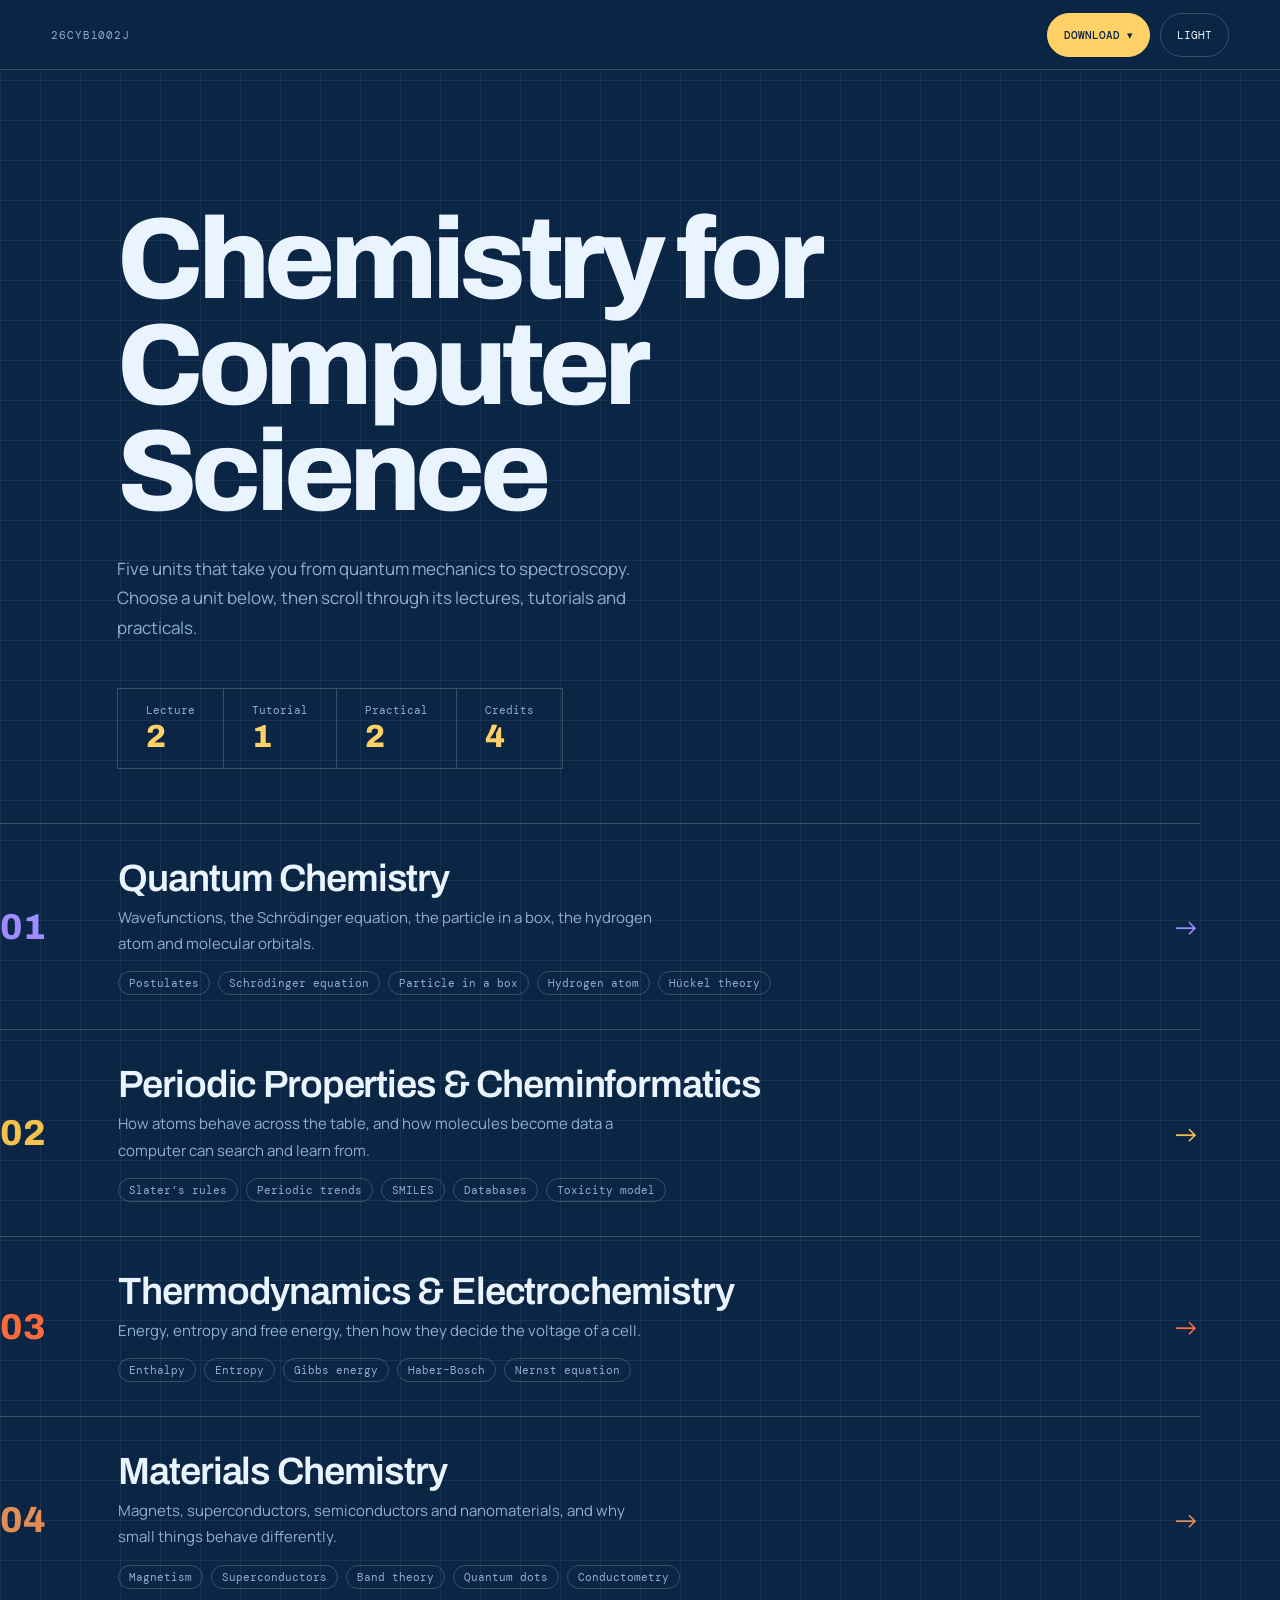
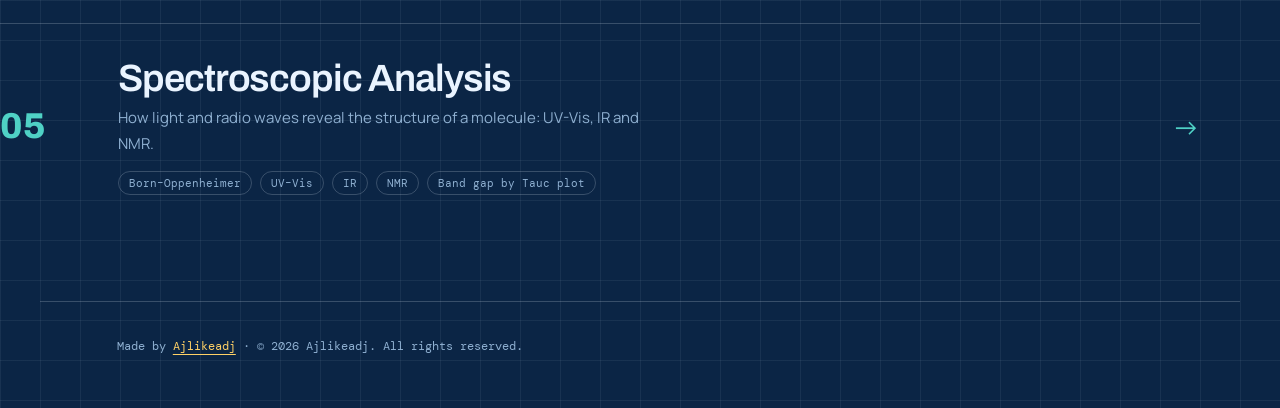
<file: index.html>
<!-- © 2026 Ajlikeadj · https://github.com/ajlikeadj · All rights reserved. Copying, editing or redistributing without written permission is not allowed. -->
<!doctype html><html lang="en"><head><meta charset="utf-8"><meta name="author" content="Ajlikeadj"><meta name="copyright" content="© 2026 Ajlikeadj. All rights reserved."><meta name="viewport" content="width=device-width,initial-scale=1"><title>Chemistry for Computer Science</title><link rel="stylesheet" href="chem.css"></head><body class="t-home" style="--a:#ffd166"><div class="bar"></div><header class="top"><a class="brand" href="index.html">26CYB1002J</a><div class="tools"><div class="dl"><button id="dlBtn" aria-expanded="false" aria-haspopup="true" aria-controls="dlMenu">DOWNLOAD ▾</button><ul id="dlMenu" hidden><li><a href="Chemistry-for-Computer-Science.docx" download>Word document (.docx)</a></li><li><a href="Chemistry-for-Computer-Science.pptx" download>PowerPoint (.pptx)</a></li><li><a href="Chemistry-for-Computer-Science.pdf" download>PDF (.pdf)</a></li></ul></div><button id="theme" aria-label="Toggle light or dark theme">LIGHT</button></div></header><main><section class="hero wrap"><div><h1>Chemistry for Computer Science</h1><p>Five units that take you from quantum mechanics to spectroscopy. Choose a unit below, then scroll through its lectures, tutorials and practicals.</p><dl class="meta"><div><dt>Lecture</dt><dd>2</dd></div><div><dt>Tutorial</dt><dd>1</dd></div><div><dt>Practical</dt><dd>2</dd></div><div><dt>Credits</dt><dd>4</dd></div></dl></div></section><ol class="units wrap"><li><a href="quantum.html" style="--c:#9d8cff"><span class="n">01</span><div><h2>Quantum Chemistry</h2><p>Wavefunctions, the Schrödinger equation, the particle in a box, the hydrogen atom and molecular orbitals.</p><span class="chips"><i>Postulates</i><i>Schrödinger equation</i><i>Particle in a box</i><i>Hydrogen atom</i><i>Hückel theory</i></span></div><span class="go" aria-hidden="true">→</span></a></li><li><a href="periodic.html" style="--c:#f2c14e"><span class="n">02</span><div><h2>Periodic Properties & Cheminformatics</h2><p>How atoms behave across the table, and how molecules become data a computer can search and learn from.</p><span class="chips"><i>Slater’s rules</i><i>Periodic trends</i><i>SMILES</i><i>Databases</i><i>Toxicity model</i></span></div><span class="go" aria-hidden="true">→</span></a></li><li><a href="thermo.html" style="--c:#ff6a3d"><span class="n">03</span><div><h2>Thermodynamics & Electrochemistry</h2><p>Energy, entropy and free energy, then how they decide the voltage of a cell.</p><span class="chips"><i>Enthalpy</i><i>Entropy</i><i>Gibbs energy</i><i>Haber–Bosch</i><i>Nernst equation</i></span></div><span class="go" aria-hidden="true">→</span></a></li><li><a href="materials.html" style="--c:#e08e55"><span class="n">04</span><div><h2>Materials Chemistry</h2><p>Magnets, superconductors, semiconductors and nanomaterials, and why small things behave differently.</p><span class="chips"><i>Magnetism</i><i>Superconductors</i><i>Band theory</i><i>Quantum dots</i><i>Conductometry</i></span></div><span class="go" aria-hidden="true">→</span></a></li><li><a href="spectro.html" style="--c:#4fd1c5"><span class="n">05</span><div><h2>Spectroscopic Analysis</h2><p>How light and radio waves reveal the structure of a molecule: UV-Vis, IR and NMR.</p><span class="chips"><i>Born–Oppenheimer</i><i>UV–Vis</i><i>IR</i><i>NMR</i><i>Band gap by Tauc plot</i></span></div><span class="go" aria-hidden="true">→</span></a></li></ol></main><footer class="credit wrap">Made by <a href="https://github.com/ajlikeadj" target="_blank" rel="noopener">Ajlikeadj</a> · © 2026 Ajlikeadj. All rights reserved.</footer><script src="chem.js"></script></body></html>
</file>
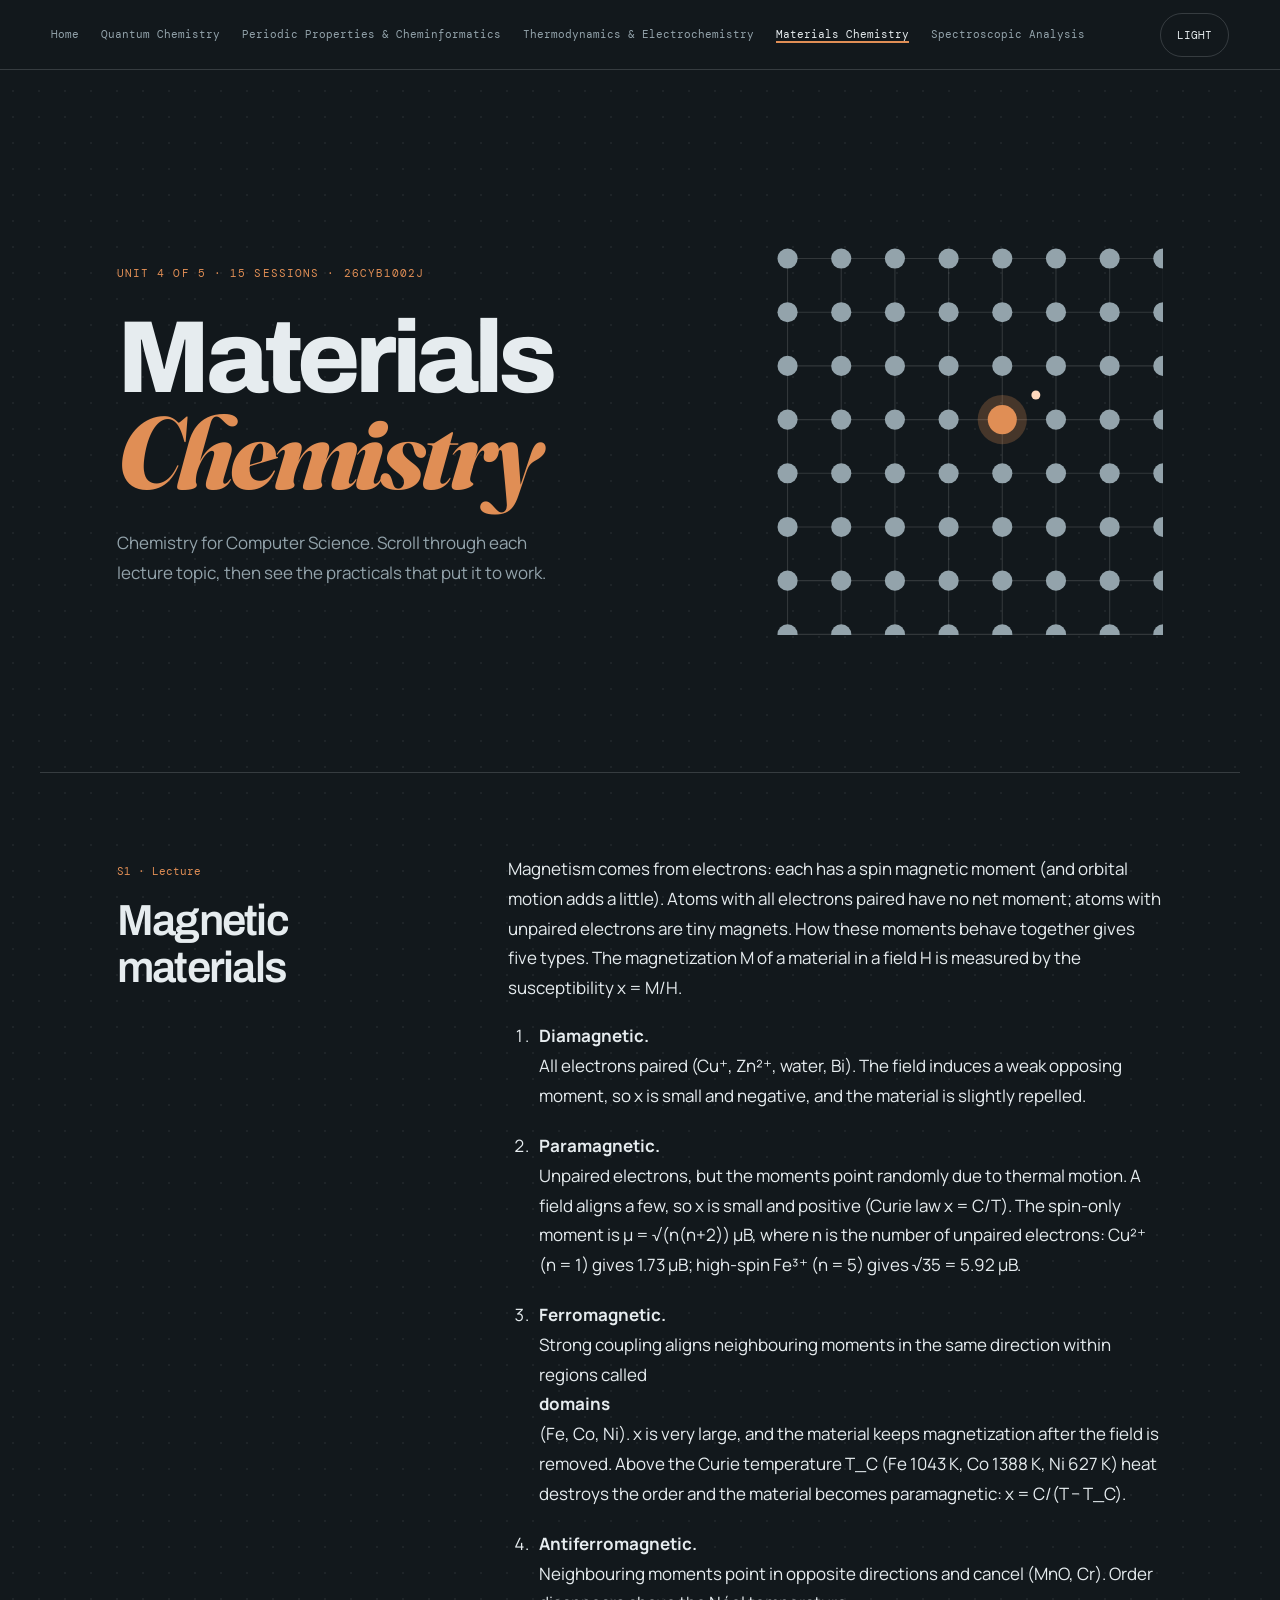
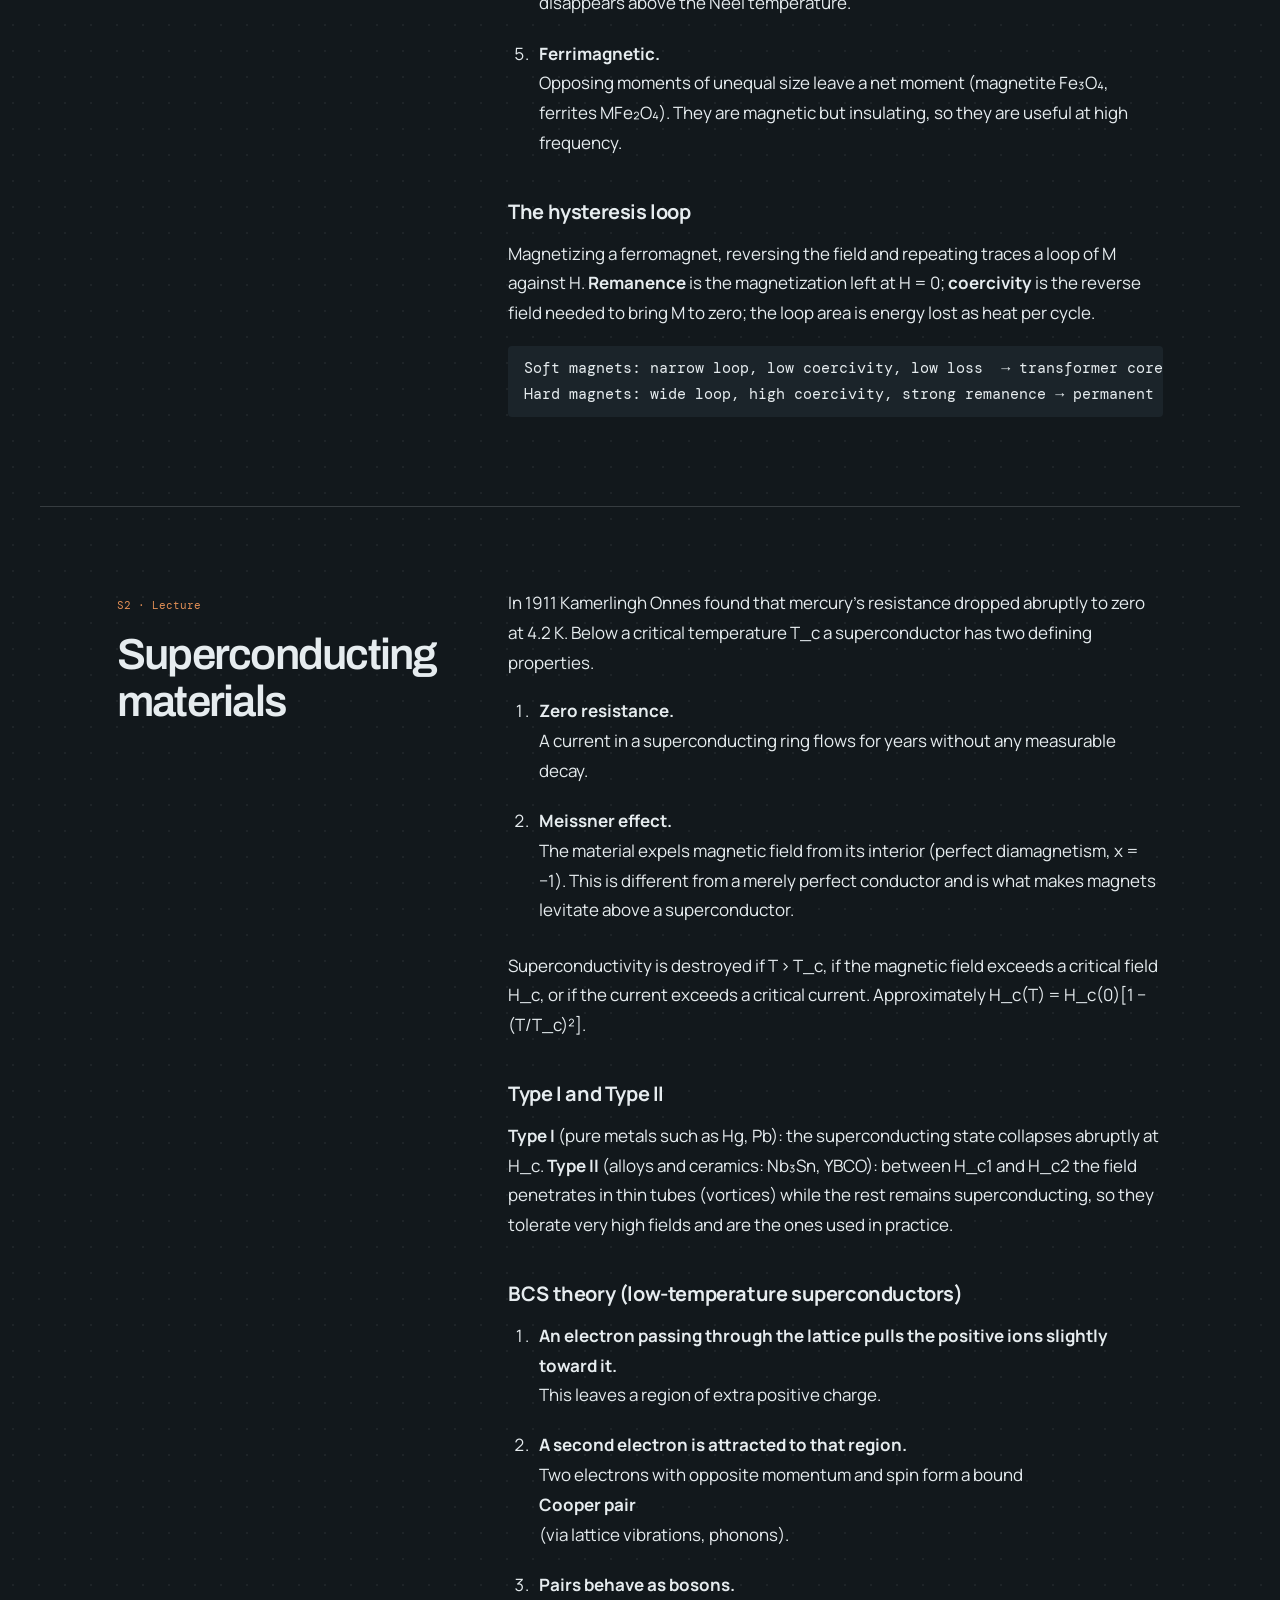
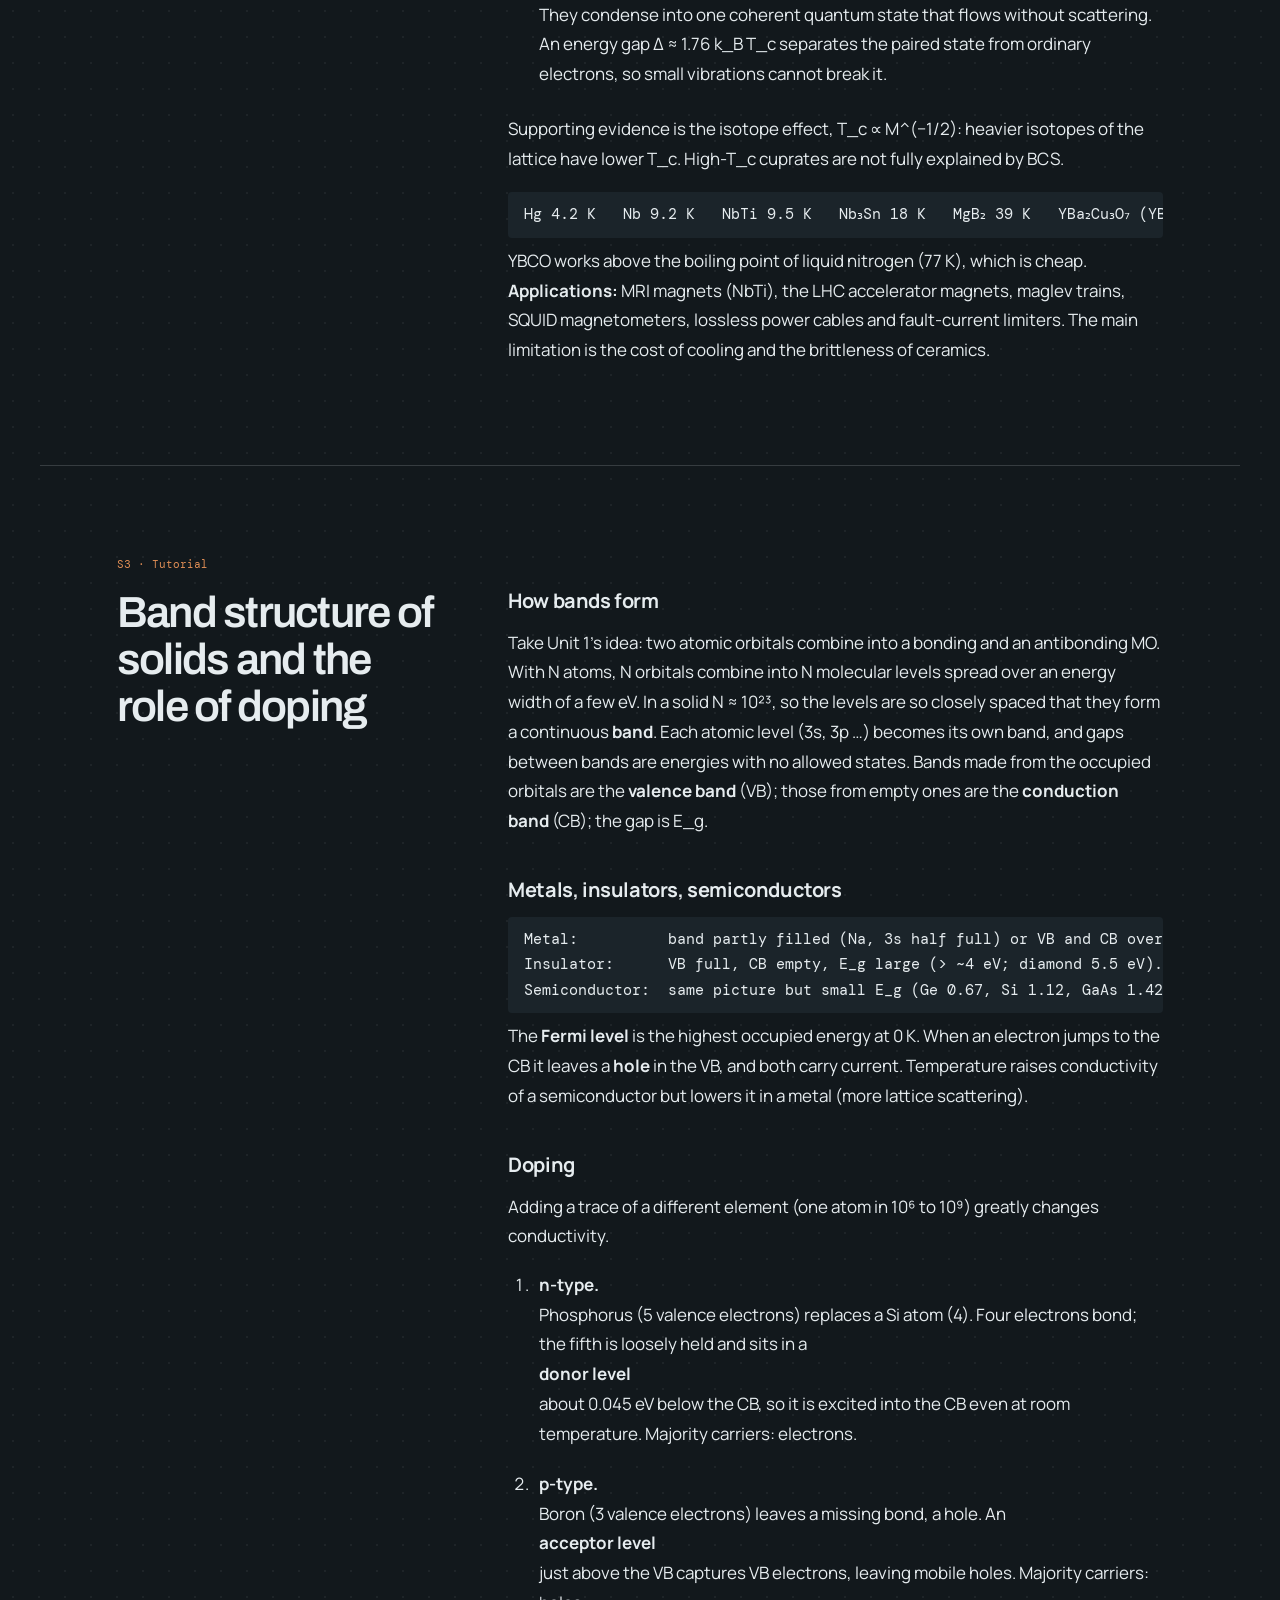
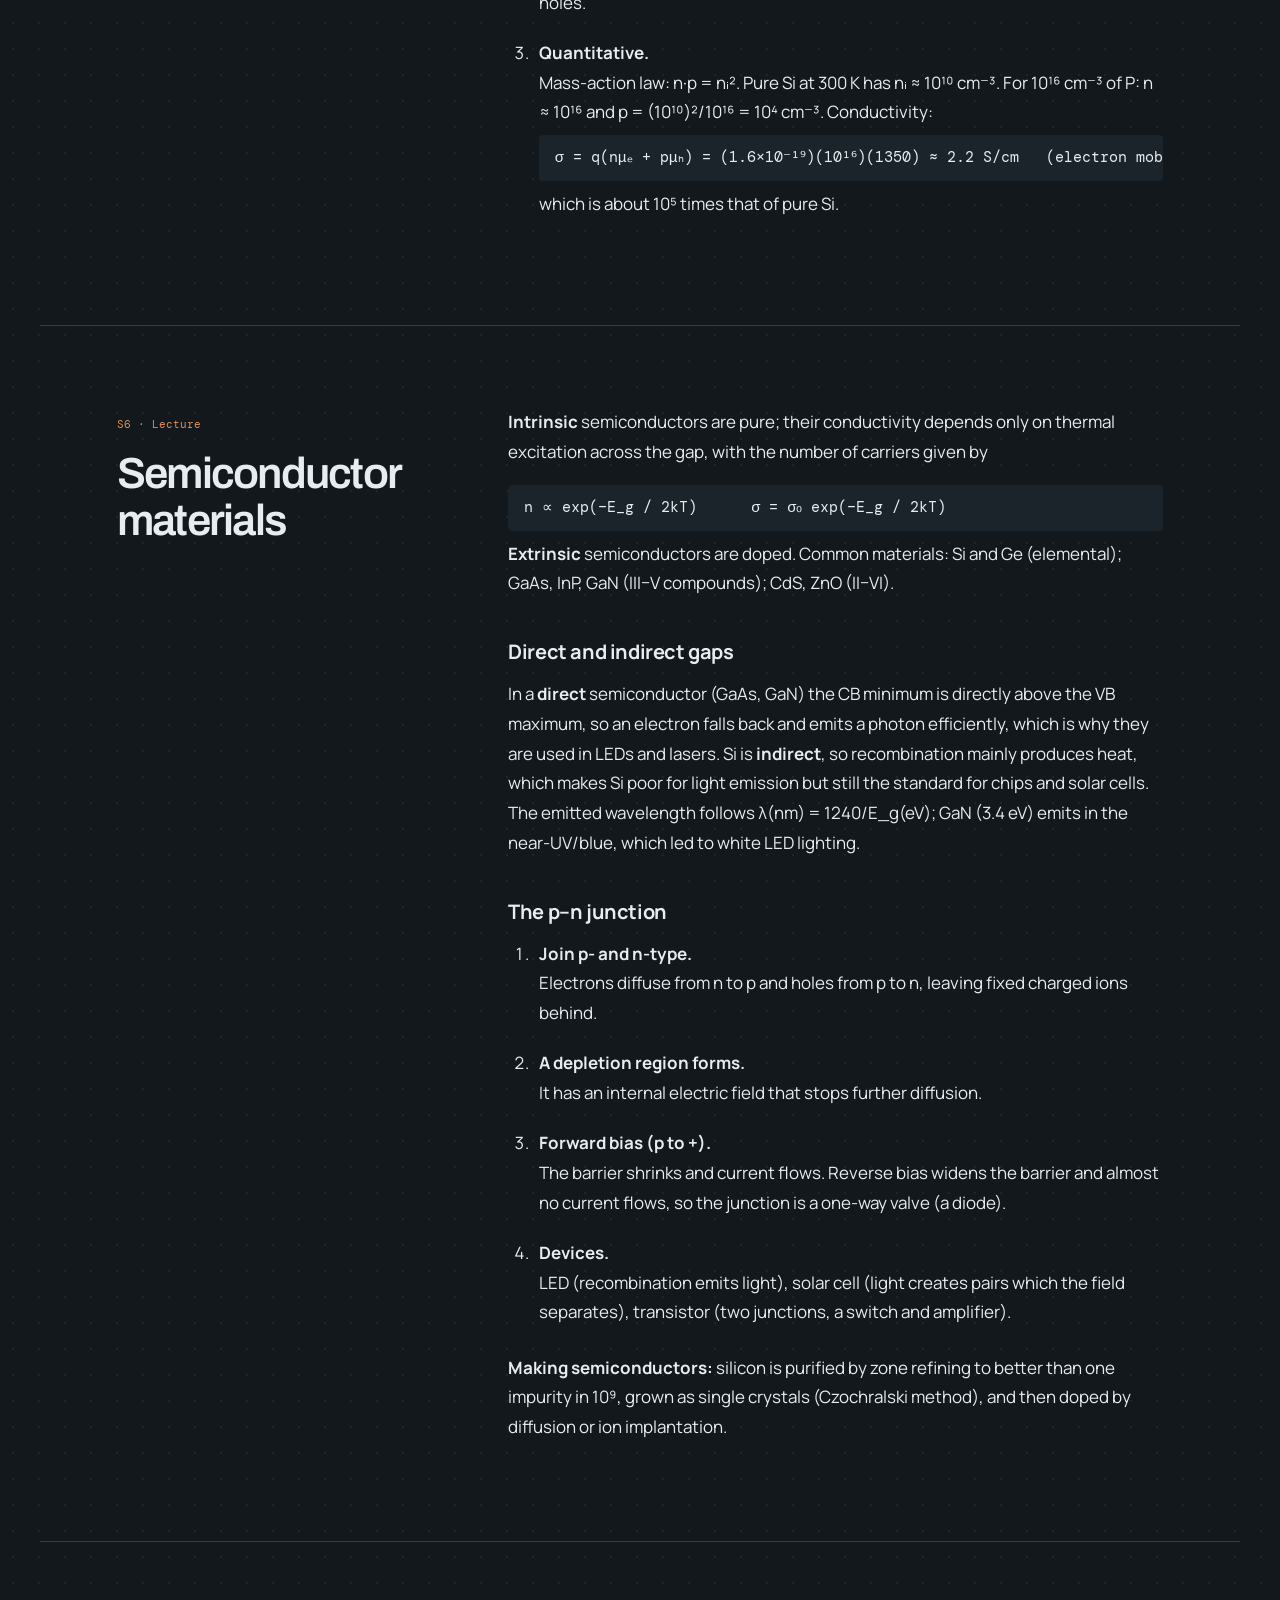
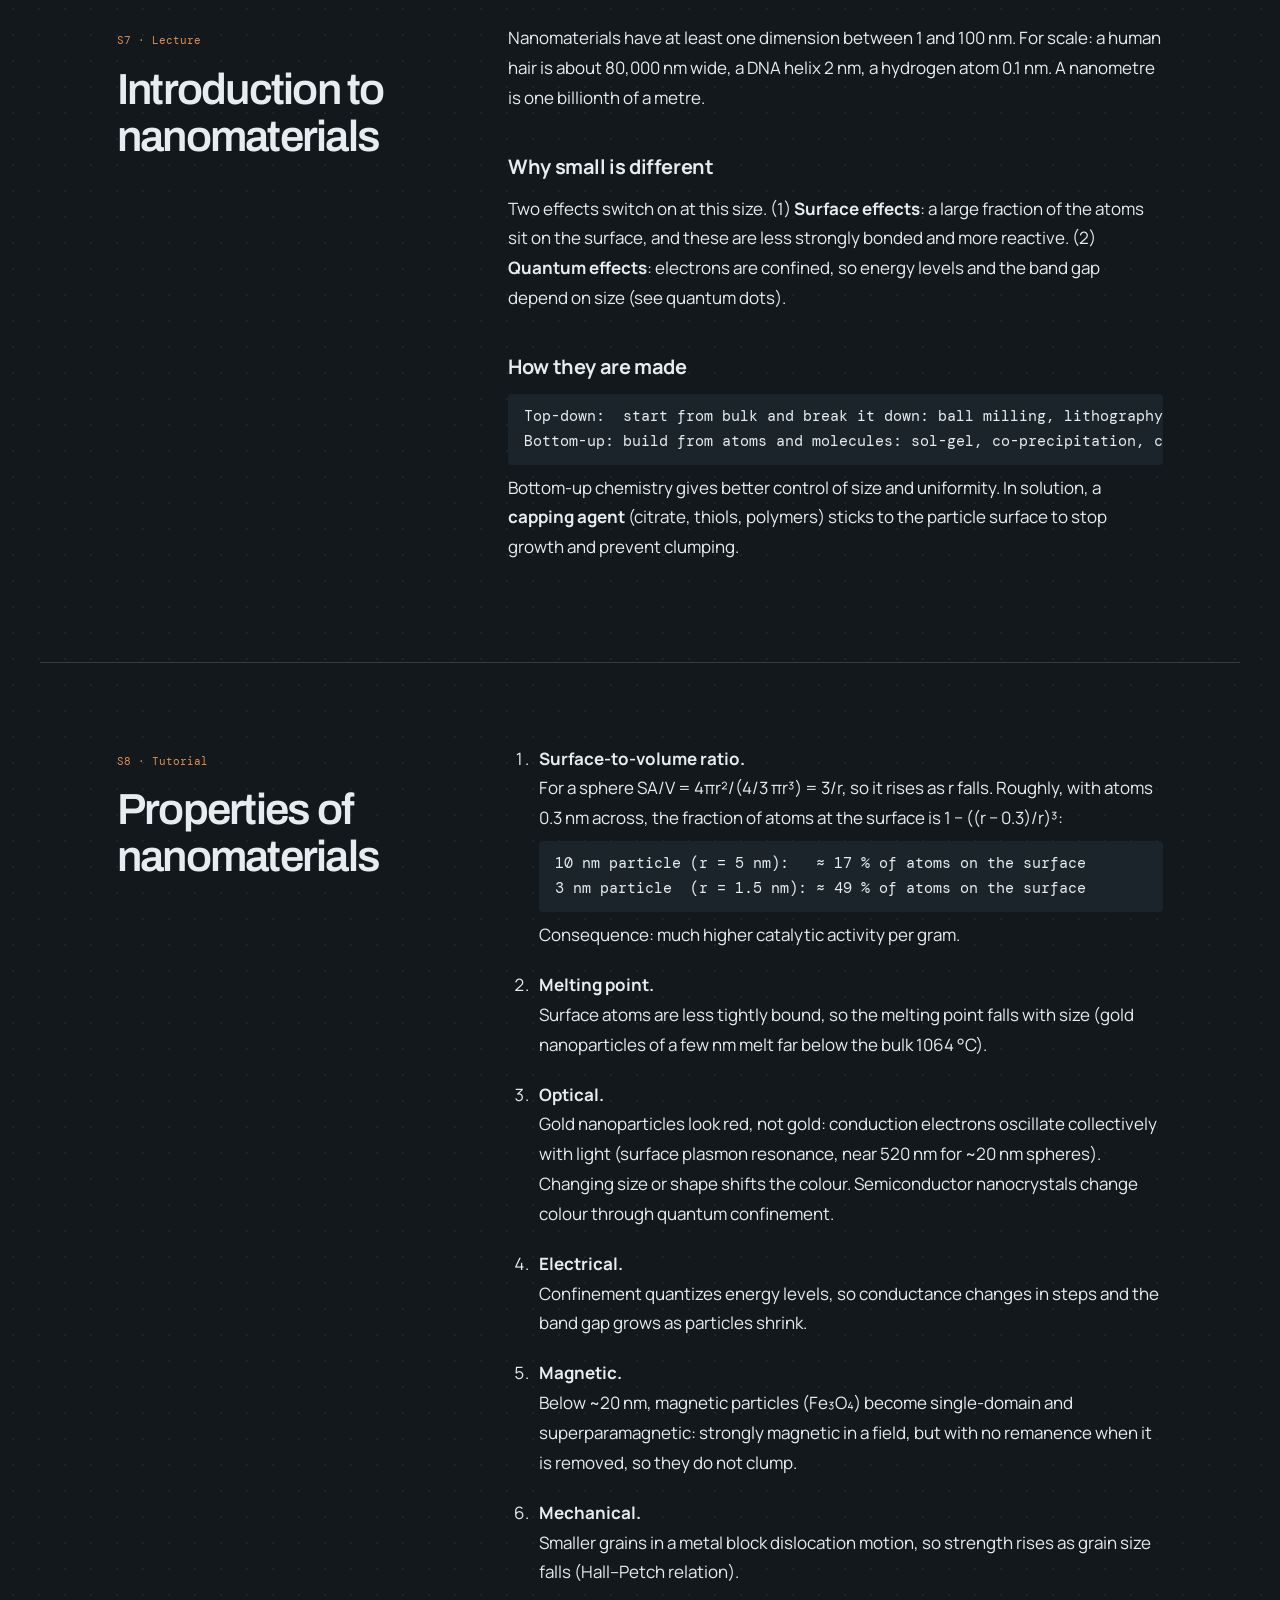
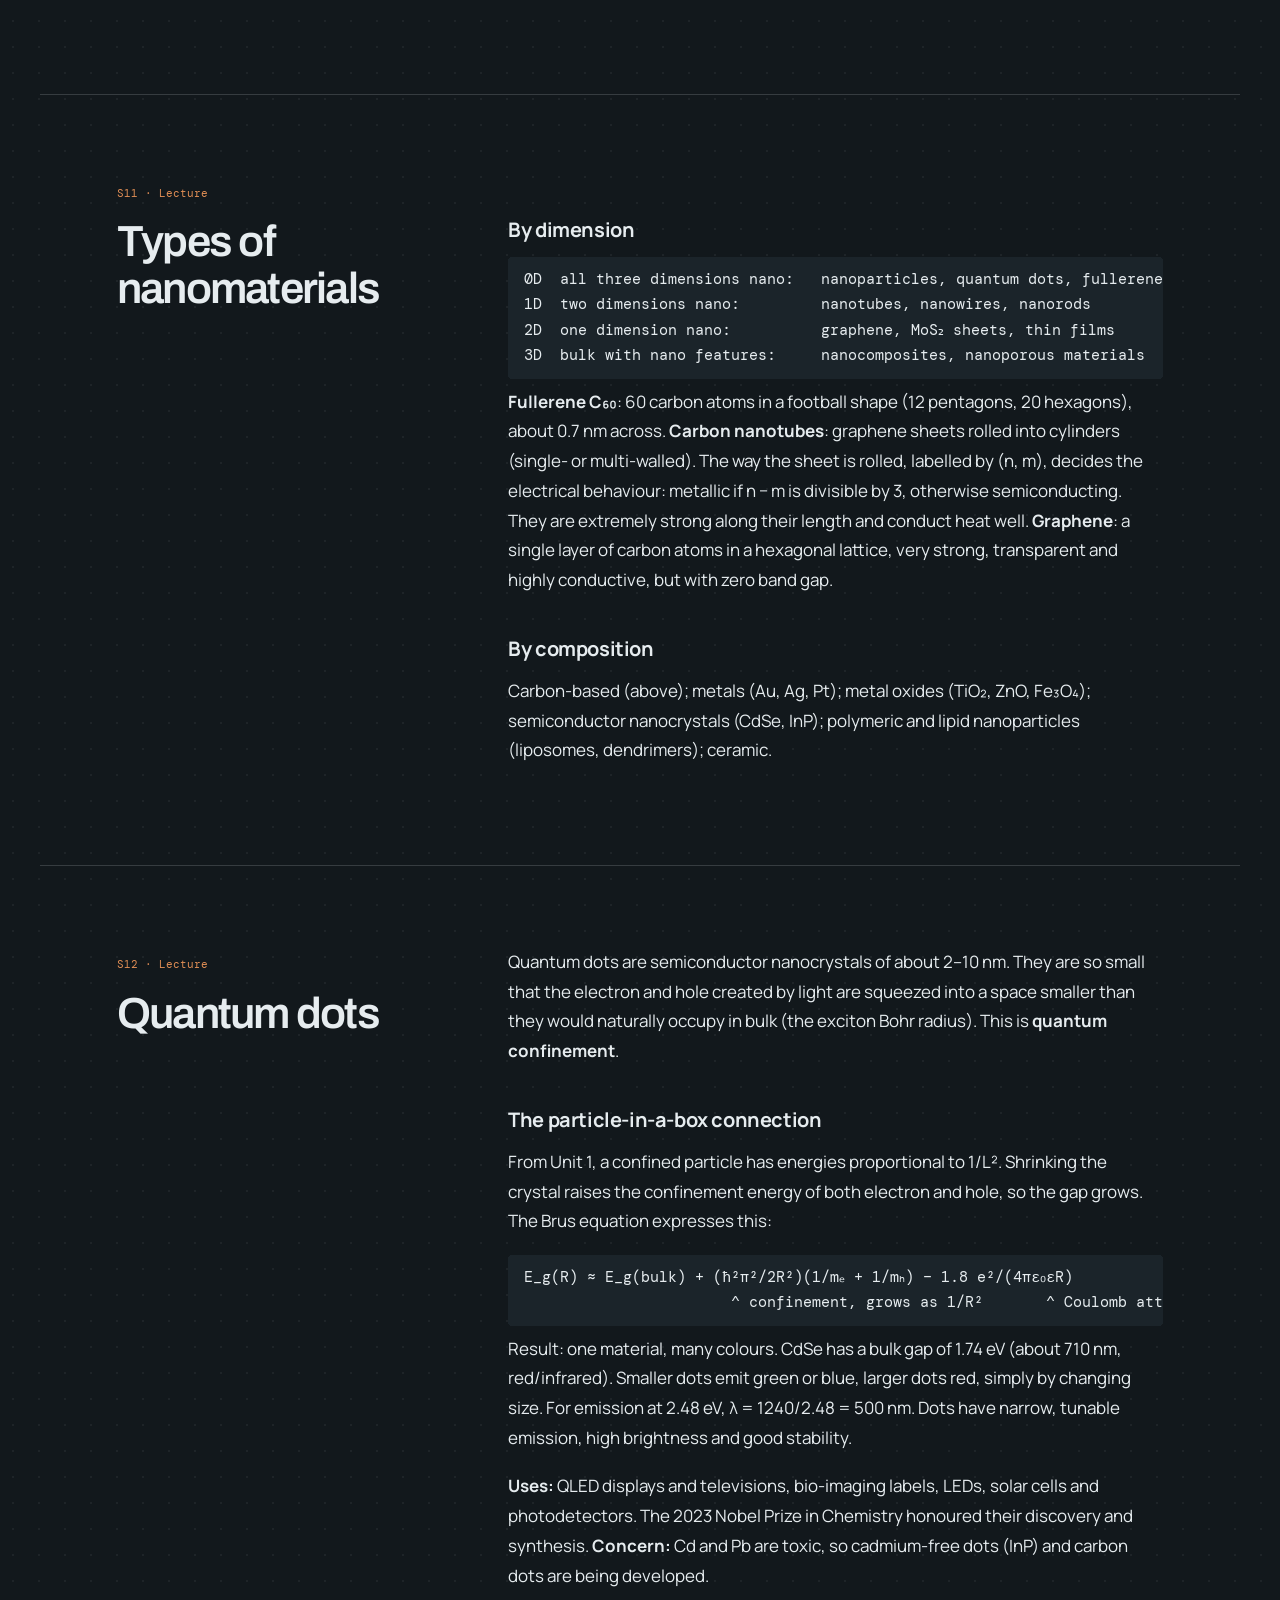
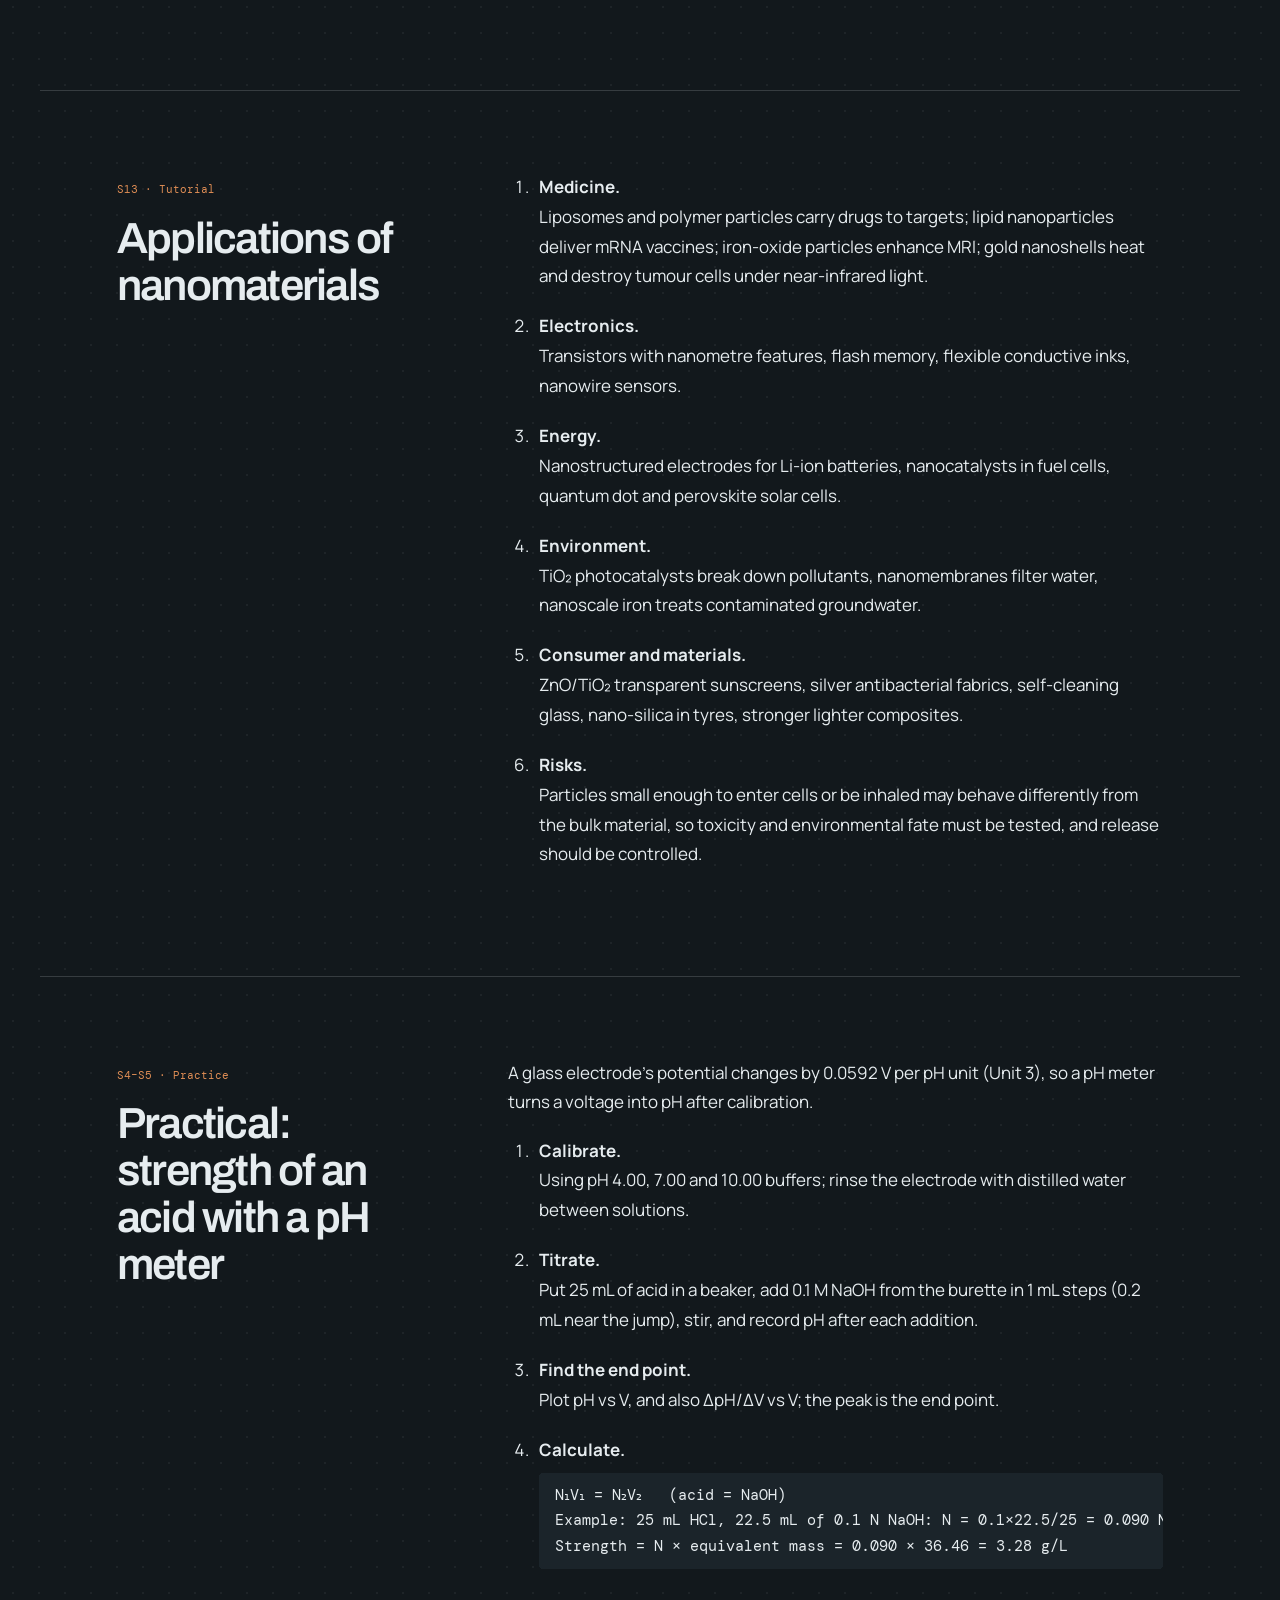
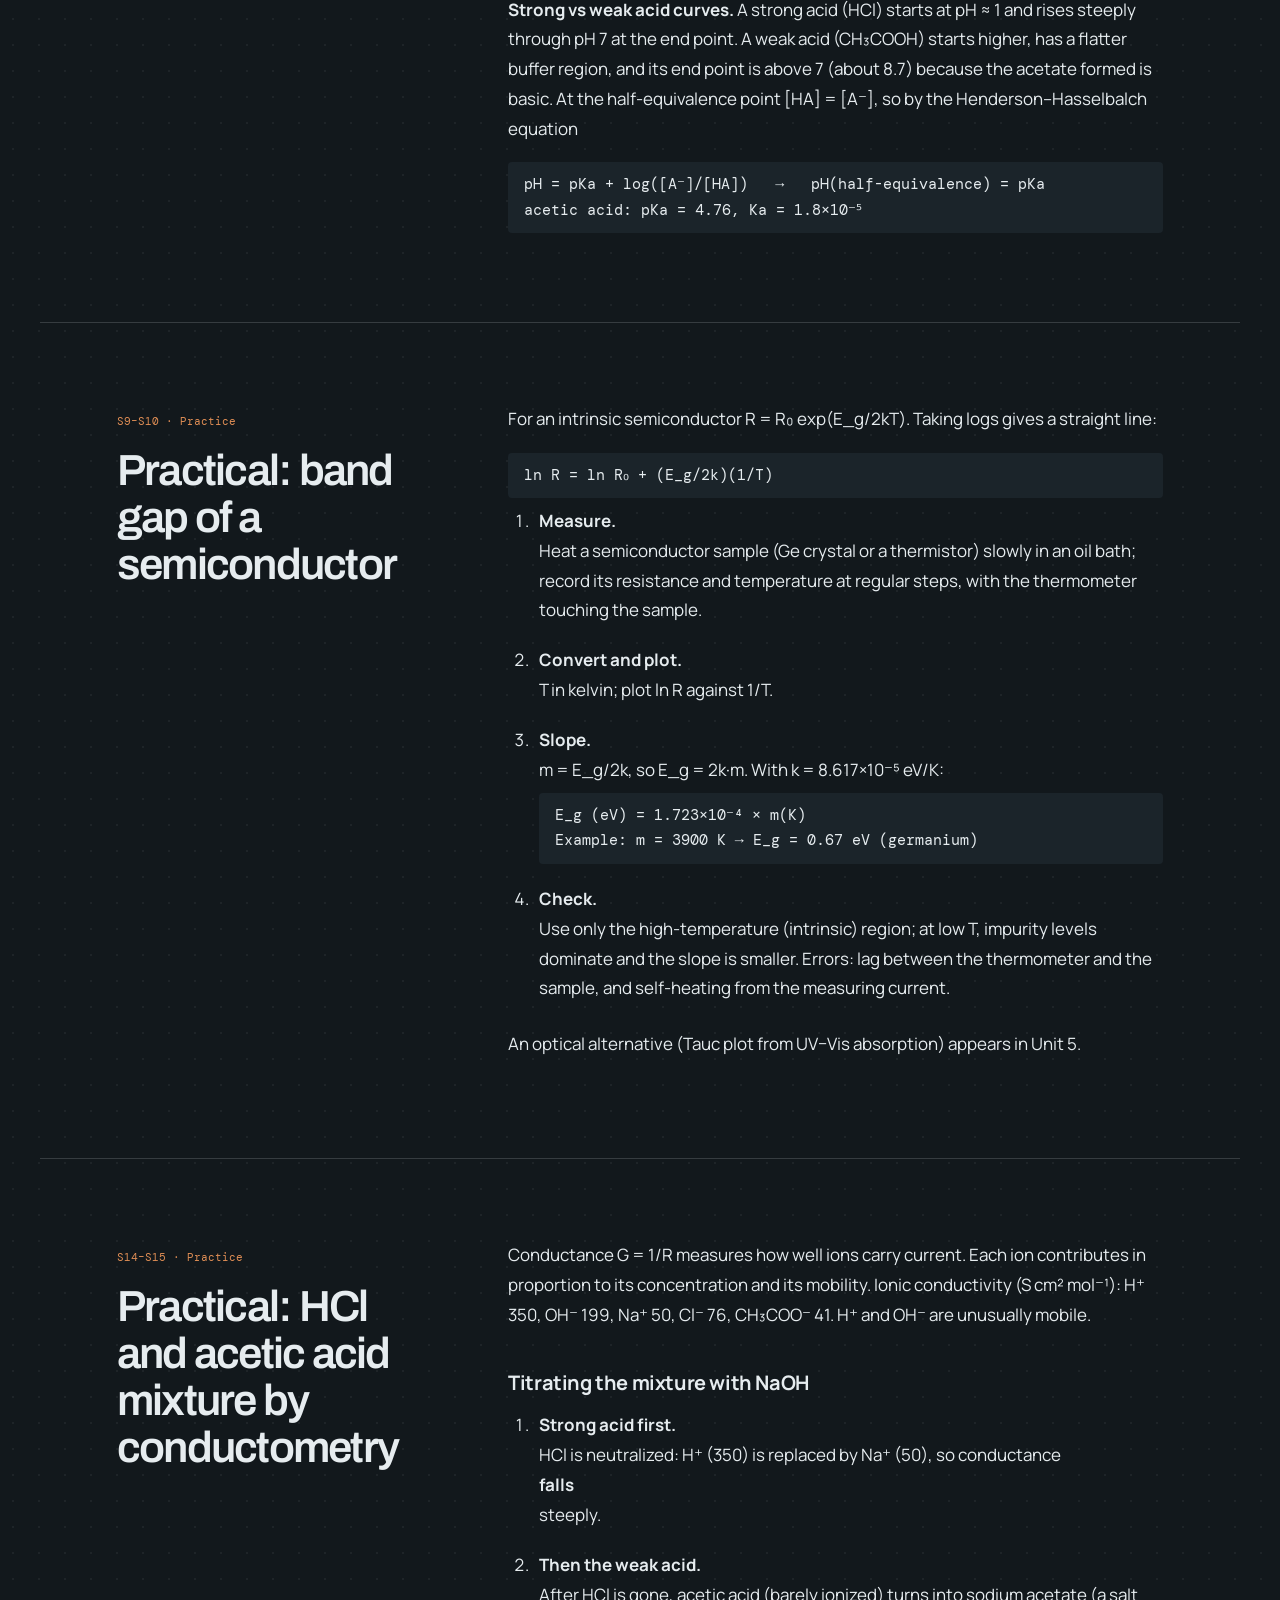
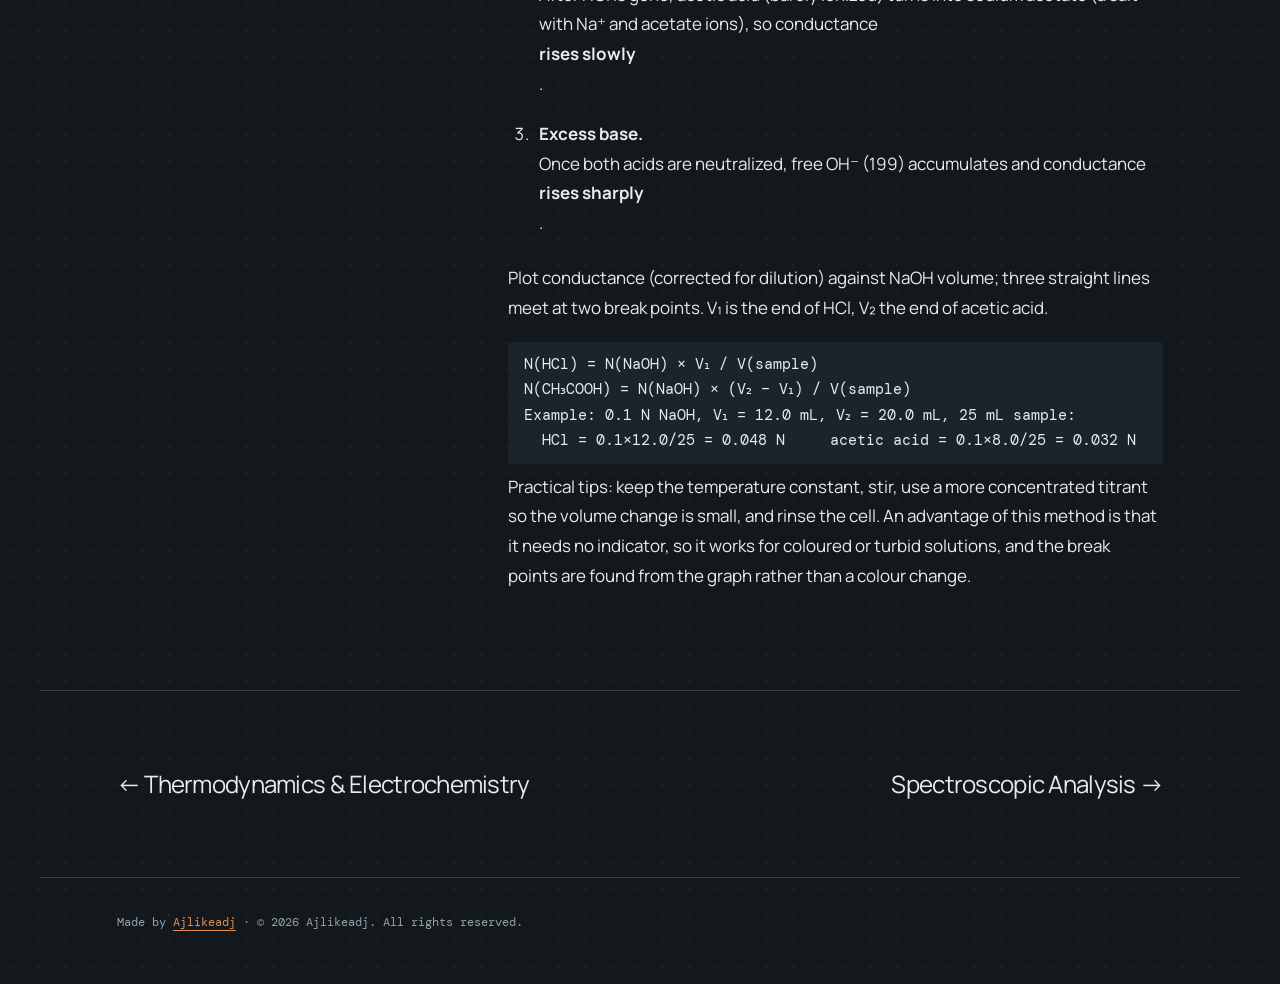
<file: materials.html>
<!-- © 2026 Ajlikeadj · https://github.com/ajlikeadj · All rights reserved. Copying, editing or redistributing without written permission is not allowed. -->
<!doctype html><html lang="en"><head><meta charset="utf-8"><meta name="author" content="Ajlikeadj"><meta name="copyright" content="© 2026 Ajlikeadj. All rights reserved."><meta name="viewport" content="width=device-width,initial-scale=1"><title>Materials Chemistry — Chemistry for Computer Science</title><link rel="stylesheet" href="chem.css"></head><body class="t-materials"><div class="bar"></div><header class="top"><nav aria-label="Units"><a href="index.html">Home</a><a href="quantum.html">Quantum Chemistry</a><a href="periodic.html">Periodic Properties & Cheminformatics</a><a href="thermo.html">Thermodynamics & Electrochemistry</a><a href="materials.html" class=on>Materials Chemistry</a><a href="spectro.html">Spectroscopic Analysis</a></nav><button id="theme" aria-label="Toggle light or dark theme">LIGHT</button></header><main><section class="hero wrap"><div><small>UNIT 4 OF 5 · 15 SESSIONS · 26CYB1002J</small><h1>Materials <em>Chemistry</em></h1><p>Chemistry for Computer Science. Scroll through each lecture topic, then see the practicals that put it to work.</p></div><div class="art"><svg viewBox="0 0 366 366" role="img" aria-label="Crystal lattice with one dopant atom"><line x1="30" y1="30" x2="78" y2="30" style="stroke:#ffffff22"/><line x1="30" y1="30" x2="30" y2="78" style="stroke:#ffffff22"/><line x1="30" y1="78" x2="78" y2="78" style="stroke:#ffffff22"/><line x1="30" y1="78" x2="30" y2="126" style="stroke:#ffffff22"/><line x1="30" y1="126" x2="78" y2="126" style="stroke:#ffffff22"/><line x1="30" y1="126" x2="30" y2="174" style="stroke:#ffffff22"/><line x1="30" y1="174" x2="78" y2="174" style="stroke:#ffffff22"/><line x1="30" y1="174" x2="30" y2="222" style="stroke:#ffffff22"/><line x1="30" y1="222" x2="78" y2="222" style="stroke:#ffffff22"/><line x1="30" y1="222" x2="30" y2="270" style="stroke:#ffffff22"/><line x1="30" y1="270" x2="78" y2="270" style="stroke:#ffffff22"/><line x1="30" y1="270" x2="30" y2="318" style="stroke:#ffffff22"/><line x1="30" y1="318" x2="78" y2="318" style="stroke:#ffffff22"/><line x1="30" y1="318" x2="30" y2="366" style="stroke:#ffffff22"/><line x1="30" y1="366" x2="78" y2="366" style="stroke:#ffffff22"/><line x1="78" y1="30" x2="126" y2="30" style="stroke:#ffffff22"/><line x1="78" y1="30" x2="78" y2="78" style="stroke:#ffffff22"/><line x1="78" y1="78" x2="126" y2="78" style="stroke:#ffffff22"/><line x1="78" y1="78" x2="78" y2="126" style="stroke:#ffffff22"/><line x1="78" y1="126" x2="126" y2="126" style="stroke:#ffffff22"/><line x1="78" y1="126" x2="78" y2="174" style="stroke:#ffffff22"/><line x1="78" y1="174" x2="126" y2="174" style="stroke:#ffffff22"/><line x1="78" y1="174" x2="78" y2="222" style="stroke:#ffffff22"/><line x1="78" y1="222" x2="126" y2="222" style="stroke:#ffffff22"/><line x1="78" y1="222" x2="78" y2="270" style="stroke:#ffffff22"/><line x1="78" y1="270" x2="126" y2="270" style="stroke:#ffffff22"/><line x1="78" y1="270" x2="78" y2="318" style="stroke:#ffffff22"/><line x1="78" y1="318" x2="126" y2="318" style="stroke:#ffffff22"/><line x1="78" y1="318" x2="78" y2="366" style="stroke:#ffffff22"/><line x1="78" y1="366" x2="126" y2="366" style="stroke:#ffffff22"/><line x1="126" y1="30" x2="174" y2="30" style="stroke:#ffffff22"/><line x1="126" y1="30" x2="126" y2="78" style="stroke:#ffffff22"/><line x1="126" y1="78" x2="174" y2="78" style="stroke:#ffffff22"/><line x1="126" y1="78" x2="126" y2="126" style="stroke:#ffffff22"/><line x1="126" y1="126" x2="174" y2="126" style="stroke:#ffffff22"/><line x1="126" y1="126" x2="126" y2="174" style="stroke:#ffffff22"/><line x1="126" y1="174" x2="174" y2="174" style="stroke:#ffffff22"/><line x1="126" y1="174" x2="126" y2="222" style="stroke:#ffffff22"/><line x1="126" y1="222" x2="174" y2="222" style="stroke:#ffffff22"/><line x1="126" y1="222" x2="126" y2="270" style="stroke:#ffffff22"/><line x1="126" y1="270" x2="174" y2="270" style="stroke:#ffffff22"/><line x1="126" y1="270" x2="126" y2="318" style="stroke:#ffffff22"/><line x1="126" y1="318" x2="174" y2="318" style="stroke:#ffffff22"/><line x1="126" y1="318" x2="126" y2="366" style="stroke:#ffffff22"/><line x1="126" y1="366" x2="174" y2="366" style="stroke:#ffffff22"/><line x1="174" y1="30" x2="222" y2="30" style="stroke:#ffffff22"/><line x1="174" y1="30" x2="174" y2="78" style="stroke:#ffffff22"/><line x1="174" y1="78" x2="222" y2="78" style="stroke:#ffffff22"/><line x1="174" y1="78" x2="174" y2="126" style="stroke:#ffffff22"/><line x1="174" y1="126" x2="222" y2="126" style="stroke:#ffffff22"/><line x1="174" y1="126" x2="174" y2="174" style="stroke:#ffffff22"/><line x1="174" y1="174" x2="222" y2="174" style="stroke:#ffffff22"/><line x1="174" y1="174" x2="174" y2="222" style="stroke:#ffffff22"/><line x1="174" y1="222" x2="222" y2="222" style="stroke:#ffffff22"/><line x1="174" y1="222" x2="174" y2="270" style="stroke:#ffffff22"/><line x1="174" y1="270" x2="222" y2="270" style="stroke:#ffffff22"/><line x1="174" y1="270" x2="174" y2="318" style="stroke:#ffffff22"/><line x1="174" y1="318" x2="222" y2="318" style="stroke:#ffffff22"/><line x1="174" y1="318" x2="174" y2="366" style="stroke:#ffffff22"/><line x1="174" y1="366" x2="222" y2="366" style="stroke:#ffffff22"/><line x1="222" y1="30" x2="270" y2="30" style="stroke:#ffffff22"/><line x1="222" y1="30" x2="222" y2="78" style="stroke:#ffffff22"/><line x1="222" y1="78" x2="270" y2="78" style="stroke:#ffffff22"/><line x1="222" y1="78" x2="222" y2="126" style="stroke:#ffffff22"/><line x1="222" y1="126" x2="270" y2="126" style="stroke:#ffffff22"/><line x1="222" y1="126" x2="222" y2="174" style="stroke:#ffffff22"/><line x1="222" y1="174" x2="270" y2="174" style="stroke:#ffffff22"/><line x1="222" y1="174" x2="222" y2="222" style="stroke:#ffffff22"/><line x1="222" y1="222" x2="270" y2="222" style="stroke:#ffffff22"/><line x1="222" y1="222" x2="222" y2="270" style="stroke:#ffffff22"/><line x1="222" y1="270" x2="270" y2="270" style="stroke:#ffffff22"/><line x1="222" y1="270" x2="222" y2="318" style="stroke:#ffffff22"/><line x1="222" y1="318" x2="270" y2="318" style="stroke:#ffffff22"/><line x1="222" y1="318" x2="222" y2="366" style="stroke:#ffffff22"/><line x1="222" y1="366" x2="270" y2="366" style="stroke:#ffffff22"/><line x1="270" y1="30" x2="318" y2="30" style="stroke:#ffffff22"/><line x1="270" y1="30" x2="270" y2="78" style="stroke:#ffffff22"/><line x1="270" y1="78" x2="318" y2="78" style="stroke:#ffffff22"/><line x1="270" y1="78" x2="270" y2="126" style="stroke:#ffffff22"/><line x1="270" y1="126" x2="318" y2="126" style="stroke:#ffffff22"/><line x1="270" y1="126" x2="270" y2="174" style="stroke:#ffffff22"/><line x1="270" y1="174" x2="318" y2="174" style="stroke:#ffffff22"/><line x1="270" y1="174" x2="270" y2="222" style="stroke:#ffffff22"/><line x1="270" y1="222" x2="318" y2="222" style="stroke:#ffffff22"/><line x1="270" y1="222" x2="270" y2="270" style="stroke:#ffffff22"/><line x1="270" y1="270" x2="318" y2="270" style="stroke:#ffffff22"/><line x1="270" y1="270" x2="270" y2="318" style="stroke:#ffffff22"/><line x1="270" y1="318" x2="318" y2="318" style="stroke:#ffffff22"/><line x1="270" y1="318" x2="270" y2="366" style="stroke:#ffffff22"/><line x1="270" y1="366" x2="318" y2="366" style="stroke:#ffffff22"/><line x1="318" y1="30" x2="366" y2="30" style="stroke:#ffffff22"/><line x1="318" y1="30" x2="318" y2="78" style="stroke:#ffffff22"/><line x1="318" y1="78" x2="366" y2="78" style="stroke:#ffffff22"/><line x1="318" y1="78" x2="318" y2="126" style="stroke:#ffffff22"/><line x1="318" y1="126" x2="366" y2="126" style="stroke:#ffffff22"/><line x1="318" y1="126" x2="318" y2="174" style="stroke:#ffffff22"/><line x1="318" y1="174" x2="366" y2="174" style="stroke:#ffffff22"/><line x1="318" y1="174" x2="318" y2="222" style="stroke:#ffffff22"/><line x1="318" y1="222" x2="366" y2="222" style="stroke:#ffffff22"/><line x1="318" y1="222" x2="318" y2="270" style="stroke:#ffffff22"/><line x1="318" y1="270" x2="366" y2="270" style="stroke:#ffffff22"/><line x1="318" y1="270" x2="318" y2="318" style="stroke:#ffffff22"/><line x1="318" y1="318" x2="366" y2="318" style="stroke:#ffffff22"/><line x1="318" y1="318" x2="318" y2="366" style="stroke:#ffffff22"/><line x1="318" y1="366" x2="366" y2="366" style="stroke:#ffffff22"/><line x1="366" y1="30" x2="366" y2="78" style="stroke:#ffffff22"/><line x1="366" y1="78" x2="366" y2="126" style="stroke:#ffffff22"/><line x1="366" y1="126" x2="366" y2="174" style="stroke:#ffffff22"/><line x1="366" y1="174" x2="366" y2="222" style="stroke:#ffffff22"/><line x1="366" y1="222" x2="366" y2="270" style="stroke:#ffffff22"/><line x1="366" y1="270" x2="366" y2="318" style="stroke:#ffffff22"/><line x1="366" y1="318" x2="366" y2="366" style="stroke:#ffffff22"/><circle cx="30" cy="30" r="9" style="fill:#93a3ab"/><circle cx="30" cy="78" r="9" style="fill:#93a3ab"/><circle cx="30" cy="126" r="9" style="fill:#93a3ab"/><circle cx="30" cy="174" r="9" style="fill:#93a3ab"/><circle cx="30" cy="222" r="9" style="fill:#93a3ab"/><circle cx="30" cy="270" r="9" style="fill:#93a3ab"/><circle cx="30" cy="318" r="9" style="fill:#93a3ab"/><circle cx="30" cy="366" r="9" style="fill:#93a3ab"/><circle cx="78" cy="30" r="9" style="fill:#93a3ab"/><circle cx="78" cy="78" r="9" style="fill:#93a3ab"/><circle cx="78" cy="126" r="9" style="fill:#93a3ab"/><circle cx="78" cy="174" r="9" style="fill:#93a3ab"/><circle cx="78" cy="222" r="9" style="fill:#93a3ab"/><circle cx="78" cy="270" r="9" style="fill:#93a3ab"/><circle cx="78" cy="318" r="9" style="fill:#93a3ab"/><circle cx="78" cy="366" r="9" style="fill:#93a3ab"/><circle cx="126" cy="30" r="9" style="fill:#93a3ab"/><circle cx="126" cy="78" r="9" style="fill:#93a3ab"/><circle cx="126" cy="126" r="9" style="fill:#93a3ab"/><circle cx="126" cy="174" r="9" style="fill:#93a3ab"/><circle cx="126" cy="222" r="9" style="fill:#93a3ab"/><circle cx="126" cy="270" r="9" style="fill:#93a3ab"/><circle cx="126" cy="318" r="9" style="fill:#93a3ab"/><circle cx="126" cy="366" r="9" style="fill:#93a3ab"/><circle cx="174" cy="30" r="9" style="fill:#93a3ab"/><circle cx="174" cy="78" r="9" style="fill:#93a3ab"/><circle cx="174" cy="126" r="9" style="fill:#93a3ab"/><circle cx="174" cy="174" r="9" style="fill:#93a3ab"/><circle cx="174" cy="222" r="9" style="fill:#93a3ab"/><circle cx="174" cy="270" r="9" style="fill:#93a3ab"/><circle cx="174" cy="318" r="9" style="fill:#93a3ab"/><circle cx="174" cy="366" r="9" style="fill:#93a3ab"/><circle cx="222" cy="30" r="9" style="fill:#93a3ab"/><circle cx="222" cy="78" r="9" style="fill:#93a3ab"/><circle cx="222" cy="126" r="9" style="fill:#93a3ab"/><circle cx="222" cy="174" r="22" style="fill:#e08e55;opacity:.25"/><circle cx="222" cy="174" r="13" style="fill:#e08e55"/><circle cx="252" cy="152" r="4" style="fill:#ffd9bd"/><circle cx="222" cy="222" r="9" style="fill:#93a3ab"/><circle cx="222" cy="270" r="9" style="fill:#93a3ab"/><circle cx="222" cy="318" r="9" style="fill:#93a3ab"/><circle cx="222" cy="366" r="9" style="fill:#93a3ab"/><circle cx="270" cy="30" r="9" style="fill:#93a3ab"/><circle cx="270" cy="78" r="9" style="fill:#93a3ab"/><circle cx="270" cy="126" r="9" style="fill:#93a3ab"/><circle cx="270" cy="174" r="9" style="fill:#93a3ab"/><circle cx="270" cy="222" r="9" style="fill:#93a3ab"/><circle cx="270" cy="270" r="9" style="fill:#93a3ab"/><circle cx="270" cy="318" r="9" style="fill:#93a3ab"/><circle cx="270" cy="366" r="9" style="fill:#93a3ab"/><circle cx="318" cy="30" r="9" style="fill:#93a3ab"/><circle cx="318" cy="78" r="9" style="fill:#93a3ab"/><circle cx="318" cy="126" r="9" style="fill:#93a3ab"/><circle cx="318" cy="174" r="9" style="fill:#93a3ab"/><circle cx="318" cy="222" r="9" style="fill:#93a3ab"/><circle cx="318" cy="270" r="9" style="fill:#93a3ab"/><circle cx="318" cy="318" r="9" style="fill:#93a3ab"/><circle cx="318" cy="366" r="9" style="fill:#93a3ab"/><circle cx="366" cy="30" r="9" style="fill:#93a3ab"/><circle cx="366" cy="78" r="9" style="fill:#93a3ab"/><circle cx="366" cy="126" r="9" style="fill:#93a3ab"/><circle cx="366" cy="174" r="9" style="fill:#93a3ab"/><circle cx="366" cy="222" r="9" style="fill:#93a3ab"/><circle cx="366" cy="270" r="9" style="fill:#93a3ab"/><circle cx="366" cy="318" r="9" style="fill:#93a3ab"/><circle cx="366" cy="366" r="9" style="fill:#93a3ab"/></svg></div></section><nav class="sub wrap" hidden><a href="#magnet">Magnetic materials</a><a href="#super">Superconducting materials</a><a href="#bands">Band structure of solids and the role of doping</a><a href="#semi">Semiconductor materials</a><a href="#nano">Introduction to nanomaterials</a><a href="#nanoprops">Properties of nanomaterials</a><a href="#nanotypes">Types of nanomaterials</a><a href="#qd">Quantum dots</a><a href="#nanoapps">Applications of nanomaterials</a><a href="#ph">Practical: strength of an acid with a pH meter</a><a href="#bg">Practical: band gap of a semiconductor</a><a href="#cond">Practical: HCl and acetic acid mixture by conductometry</a></nav><section class="sec wrap rev" id="magnet"><header><span class="tag">S1 · Lecture</span><h2>Magnetic materials</h2></header><div><p>Magnetism comes from electrons: each has a spin magnetic moment (and orbital motion adds a little). Atoms with all electrons paired have no net moment; atoms with unpaired electrons are tiny magnets. How these moments behave together gives five types. The magnetization M of a material in a field H is measured by the susceptibility χ = M/H.</p><ol class="steps"><li><b>Diamagnetic.</b>All electrons paired (Cu⁺, Zn²⁺, water, Bi). The field induces a weak opposing moment, so χ is small and negative, and the material is slightly repelled.</li><li><b>Paramagnetic.</b>Unpaired electrons, but the moments point randomly due to thermal motion. A field aligns a few, so χ is small and positive (Curie law χ = C/T). The spin-only moment is μ = √(n(n+2)) μB, where n is the number of unpaired electrons: Cu²⁺ (n = 1) gives 1.73 μB; high-spin Fe³⁺ (n = 5) gives √35 = 5.92 μB.</li><li><b>Ferromagnetic.</b>Strong coupling aligns neighbouring moments in the same direction within regions called <b>domains</b> (Fe, Co, Ni). χ is very large, and the material keeps magnetization after the field is removed. Above the Curie temperature T_C (Fe 1043 K, Co 1388 K, Ni 627 K) heat destroys the order and the material becomes paramagnetic: χ = C/(T − T_C).</li><li><b>Antiferromagnetic.</b>Neighbouring moments point in opposite directions and cancel (MnO, Cr). Order disappears above the Néel temperature.</li><li><b>Ferrimagnetic.</b>Opposing moments of unequal size leave a net moment (magnetite Fe₃O₄, ferrites MFe₂O₄). They are magnetic but insulating, so they are useful at high frequency.</li></ol><h4>The hysteresis loop</h4><p>Magnetizing a ferromagnet, reversing the field and repeating traces a loop of M against H. <b>Remanence</b> is the magnetization left at H = 0; <b>coercivity</b> is the reverse field needed to bring M to zero; the loop area is energy lost as heat per cycle.</p><div class="eq">Soft magnets: narrow loop, low coercivity, low loss  → transformer cores, inductors, electromagnets (silicon steel, soft ferrites)
Hard magnets: wide loop, high coercivity, strong remanence → permanent magnets, motors, speakers (Nd₂Fe₁₄B, SmCo₅, alnico), hard-disk media</div></div></section><section class="sec wrap rev" id="super"><header><span class="tag">S2 · Lecture</span><h2>Superconducting materials</h2></header><div><p>In 1911 Kamerlingh Onnes found that mercury’s resistance dropped abruptly to zero at 4.2 K. Below a critical temperature T_c a superconductor has two defining properties.</p><ol class="steps"><li><b>Zero resistance.</b>A current in a superconducting ring flows for years without any measurable decay.</li><li><b>Meissner effect.</b>The material expels magnetic field from its interior (perfect diamagnetism, χ = −1). This is different from a merely perfect conductor and is what makes magnets levitate above a superconductor.</li></ol><p>Superconductivity is destroyed if T > T_c, if the magnetic field exceeds a critical field H_c, or if the current exceeds a critical current. Approximately H_c(T) = H_c(0)[1 − (T/T_c)²].</p><h4>Type I and Type II</h4><p><b>Type I</b> (pure metals such as Hg, Pb): the superconducting state collapses abruptly at H_c. <b>Type II</b> (alloys and ceramics: Nb₃Sn, YBCO): between H_c1 and H_c2 the field penetrates in thin tubes (vortices) while the rest remains superconducting, so they tolerate very high fields and are the ones used in practice.</p><h4>BCS theory (low-temperature superconductors)</h4><ol class="steps"><li><b>An electron passing through the lattice pulls the positive ions slightly toward it.</b>This leaves a region of extra positive charge.</li><li><b>A second electron is attracted to that region.</b>Two electrons with opposite momentum and spin form a bound <b>Cooper pair</b> (via lattice vibrations, phonons).</li><li><b>Pairs behave as bosons.</b>They condense into one coherent quantum state that flows without scattering. An energy gap Δ ≈ 1.76 k_B T_c separates the paired state from ordinary electrons, so small vibrations cannot break it.</li></ol><p>Supporting evidence is the isotope effect, T_c ∝ M^(−1/2): heavier isotopes of the lattice have lower T_c. High-T_c cuprates are not fully explained by BCS.</p><div class="eq">Hg 4.2 K   Nb 9.2 K   NbTi 9.5 K   Nb₃Sn 18 K   MgB₂ 39 K   YBa₂Cu₃O₇ (YBCO) 92 K   Hg-cuprates ~133 K</div><p>YBCO works above the boiling point of liquid nitrogen (77 K), which is cheap. <b>Applications:</b> MRI magnets (NbTi), the LHC accelerator magnets, maglev trains, SQUID magnetometers, lossless power cables and fault-current limiters. The main limitation is the cost of cooling and the brittleness of ceramics.</p></div></section><section class="sec wrap rev" id="bands"><header><span class="tag">S3 · Tutorial</span><h2>Band structure of solids and the role of doping</h2></header><div><h4>How bands form</h4><p>Take Unit 1’s idea: two atomic orbitals combine into a bonding and an antibonding MO. With N atoms, N orbitals combine into N molecular levels spread over an energy width of a few eV. In a solid N ≈ 10²³, so the levels are so closely spaced that they form a continuous <b>band</b>. Each atomic level (3s, 3p …) becomes its own band, and gaps between bands are energies with no allowed states. Bands made from the occupied orbitals are the <b>valence band</b> (VB); those from empty ones are the <b>conduction band</b> (CB); the gap is E_g.</p><h4>Metals, insulators, semiconductors</h4><div class="eq">Metal:          band partly filled (Na, 3s half full) or VB and CB overlap (Mg). Electrons can move at once → high conductivity.
Insulator:      VB full, CB empty, E_g large (> ~4 eV; diamond 5.5 eV). No carriers.
Semiconductor:  same picture but small E_g (Ge 0.67, Si 1.12, GaAs 1.42 eV). Heat or light can excite electrons.</div><p>The <b>Fermi level</b> is the highest occupied energy at 0 K. When an electron jumps to the CB it leaves a <b>hole</b> in the VB, and both carry current. Temperature raises conductivity of a semiconductor but lowers it in a metal (more lattice scattering).</p><h4>Doping</h4><p>Adding a trace of a different element (one atom in 10⁶ to 10⁹) greatly changes conductivity.</p><ol class="steps"><li><b>n-type.</b>Phosphorus (5 valence electrons) replaces a Si atom (4). Four electrons bond; the fifth is loosely held and sits in a <b>donor level</b> about 0.045 eV below the CB, so it is excited into the CB even at room temperature. Majority carriers: electrons.</li><li><b>p-type.</b>Boron (3 valence electrons) leaves a missing bond, a hole. An <b>acceptor level</b> just above the VB captures VB electrons, leaving mobile holes. Majority carriers: holes.</li><li><b>Quantitative.</b>Mass-action law: n·p = nᵢ². Pure Si at 300 K has nᵢ ≈ 10¹⁰ cm⁻³. For 10¹⁶ cm⁻³ of P: n ≈ 10¹⁶ and p = (10¹⁰)²/10¹⁶ = 10⁴ cm⁻³. Conductivity:<div class="eq">σ = q(nμₑ + pμₕ) = (1.6×10⁻¹⁹)(10¹⁶)(1350) ≈ 2.2 S/cm   (electron mobility of Si ≈ 1350 cm²/V s)</div>which is about 10⁵ times that of pure Si.</li></ol></div></section><section class="sec wrap rev" id="semi"><header><span class="tag">S6 · Lecture</span><h2>Semiconductor materials</h2></header><div><p><b>Intrinsic</b> semiconductors are pure; their conductivity depends only on thermal excitation across the gap, with the number of carriers given by</p><div class="eq">n ∝ exp(−E_g / 2kT)      σ = σ₀ exp(−E_g / 2kT)</div><p><b>Extrinsic</b> semiconductors are doped. Common materials: Si and Ge (elemental); GaAs, InP, GaN (III–V compounds); CdS, ZnO (II–VI).</p><h4>Direct and indirect gaps</h4><p>In a <b>direct</b> semiconductor (GaAs, GaN) the CB minimum is directly above the VB maximum, so an electron falls back and emits a photon efficiently, which is why they are used in LEDs and lasers. Si is <b>indirect</b>, so recombination mainly produces heat, which makes Si poor for light emission but still the standard for chips and solar cells. The emitted wavelength follows λ(nm) = 1240/E_g(eV); GaN (3.4 eV) emits in the near-UV/blue, which led to white LED lighting.</p><h4>The p–n junction</h4><ol class="steps"><li><b>Join p- and n-type.</b>Electrons diffuse from n to p and holes from p to n, leaving fixed charged ions behind.</li><li><b>A depletion region forms.</b>It has an internal electric field that stops further diffusion.</li><li><b>Forward bias (p to +).</b>The barrier shrinks and current flows. Reverse bias widens the barrier and almost no current flows, so the junction is a one-way valve (a diode).</li><li><b>Devices.</b>LED (recombination emits light), solar cell (light creates pairs which the field separates), transistor (two junctions, a switch and amplifier).</li></ol><p><b>Making semiconductors:</b> silicon is purified by zone refining to better than one impurity in 10⁹, grown as single crystals (Czochralski method), and then doped by diffusion or ion implantation.</p></div></section><section class="sec wrap rev" id="nano"><header><span class="tag">S7 · Lecture</span><h2>Introduction to nanomaterials</h2></header><div><p>Nanomaterials have at least one dimension between 1 and 100 nm. For scale: a human hair is about 80,000 nm wide, a DNA helix 2 nm, a hydrogen atom 0.1 nm. A nanometre is one billionth of a metre.</p><h4>Why small is different</h4><p>Two effects switch on at this size. (1) <b>Surface effects</b>: a large fraction of the atoms sit on the surface, and these are less strongly bonded and more reactive. (2) <b>Quantum effects</b>: electrons are confined, so energy levels and the band gap depend on size (see quantum dots).</p><h4>How they are made</h4><div class="eq">Top-down:  start from bulk and break it down: ball milling, lithography, etching, laser ablation
Bottom-up: build from atoms and molecules: sol-gel, co-precipitation, chemical vapour deposition, hydrothermal, self-assembly</div><p>Bottom-up chemistry gives better control of size and uniformity. In solution, a <b>capping agent</b> (citrate, thiols, polymers) sticks to the particle surface to stop growth and prevent clumping.</p></div></section><section class="sec wrap rev" id="nanoprops"><header><span class="tag">S8 · Tutorial</span><h2>Properties of nanomaterials</h2></header><div><ol class="steps"><li><b>Surface-to-volume ratio.</b>For a sphere SA/V = 4πr²/(4/3 πr³) = 3/r, so it rises as r falls. Roughly, with atoms 0.3 nm across, the fraction of atoms at the surface is 1 − ((r − 0.3)/r)³:<div class="eq">10 nm particle (r = 5 nm):   ≈ 17 % of atoms on the surface
3 nm particle  (r = 1.5 nm): ≈ 49 % of atoms on the surface</div>Consequence: much higher catalytic activity per gram.</li><li><b>Melting point.</b>Surface atoms are less tightly bound, so the melting point falls with size (gold nanoparticles of a few nm melt far below the bulk 1064 °C).</li><li><b>Optical.</b>Gold nanoparticles look red, not gold: conduction electrons oscillate collectively with light (surface plasmon resonance, near 520 nm for ~20 nm spheres). Changing size or shape shifts the colour. Semiconductor nanocrystals change colour through quantum confinement.</li><li><b>Electrical.</b>Confinement quantizes energy levels, so conductance changes in steps and the band gap grows as particles shrink.</li><li><b>Magnetic.</b>Below ~20 nm, magnetic particles (Fe₃O₄) become single-domain and superparamagnetic: strongly magnetic in a field, but with no remanence when it is removed, so they do not clump.</li><li><b>Mechanical.</b>Smaller grains in a metal block dislocation motion, so strength rises as grain size falls (Hall–Petch relation).</li></ol></div></section><section class="sec wrap rev" id="nanotypes"><header><span class="tag">S11 · Lecture</span><h2>Types of nanomaterials</h2></header><div><h4>By dimension</h4><div class="eq">0D  all three dimensions nano:   nanoparticles, quantum dots, fullerene C₆₀
1D  two dimensions nano:         nanotubes, nanowires, nanorods
2D  one dimension nano:          graphene, MoS₂ sheets, thin films
3D  bulk with nano features:     nanocomposites, nanoporous materials</div><p><b>Fullerene C₆₀</b>: 60 carbon atoms in a football shape (12 pentagons, 20 hexagons), about 0.7 nm across. <b>Carbon nanotubes</b>: graphene sheets rolled into cylinders (single- or multi-walled). The way the sheet is rolled, labelled by (n, m), decides the electrical behaviour: metallic if n − m is divisible by 3, otherwise semiconducting. They are extremely strong along their length and conduct heat well. <b>Graphene</b>: a single layer of carbon atoms in a hexagonal lattice, very strong, transparent and highly conductive, but with zero band gap.</p><h4>By composition</h4><p>Carbon-based (above); metals (Au, Ag, Pt); metal oxides (TiO₂, ZnO, Fe₃O₄); semiconductor nanocrystals (CdSe, InP); polymeric and lipid nanoparticles (liposomes, dendrimers); ceramic.</p></div></section><section class="sec wrap rev" id="qd"><header><span class="tag">S12 · Lecture</span><h2>Quantum dots</h2></header><div><p>Quantum dots are semiconductor nanocrystals of about 2–10 nm. They are so small that the electron and hole created by light are squeezed into a space smaller than they would naturally occupy in bulk (the exciton Bohr radius). This is <b>quantum confinement</b>.</p><h4>The particle-in-a-box connection</h4><p>From Unit 1, a confined particle has energies proportional to 1/L². Shrinking the crystal raises the confinement energy of both electron and hole, so the gap grows. The Brus equation expresses this:</p><div class="eq">E_g(R) ≈ E_g(bulk) + (ħ²π²/2R²)(1/mₑ + 1/mₕ) − 1.8 e²/(4πε₀εR)
                       ^ confinement, grows as 1/R²       ^ Coulomb attraction, smaller correction</div><p>Result: one material, many colours. CdSe has a bulk gap of 1.74 eV (about 710 nm, red/infrared). Smaller dots emit green or blue, larger dots red, simply by changing size. For emission at 2.48 eV, λ = 1240/2.48 = 500 nm. Dots have narrow, tunable emission, high brightness and good stability.</p><p><b>Uses:</b> QLED displays and televisions, bio-imaging labels, LEDs, solar cells and photodetectors. The 2023 Nobel Prize in Chemistry honoured their discovery and synthesis. <b>Concern:</b> Cd and Pb are toxic, so cadmium-free dots (InP) and carbon dots are being developed.</p></div></section><section class="sec wrap rev" id="nanoapps"><header><span class="tag">S13 · Tutorial</span><h2>Applications of nanomaterials</h2></header><div><ol class="steps"><li><b>Medicine.</b>Liposomes and polymer particles carry drugs to targets; lipid nanoparticles deliver mRNA vaccines; iron-oxide particles enhance MRI; gold nanoshells heat and destroy tumour cells under near-infrared light.</li><li><b>Electronics.</b>Transistors with nanometre features, flash memory, flexible conductive inks, nanowire sensors.</li><li><b>Energy.</b>Nanostructured electrodes for Li-ion batteries, nanocatalysts in fuel cells, quantum dot and perovskite solar cells.</li><li><b>Environment.</b>TiO₂ photocatalysts break down pollutants, nanomembranes filter water, nanoscale iron treats contaminated groundwater.</li><li><b>Consumer and materials.</b>ZnO/TiO₂ transparent sunscreens, silver antibacterial fabrics, self-cleaning glass, nano-silica in tyres, stronger lighter composites.</li><li><b>Risks.</b>Particles small enough to enter cells or be inhaled may behave differently from the bulk material, so toxicity and environmental fate must be tested, and release should be controlled.</li></ol></div></section><section class="sec wrap rev" id="ph"><header><span class="tag">S4–S5 · Practice</span><h2>Practical: strength of an acid with a pH meter</h2></header><div><p>A glass electrode’s potential changes by 0.0592 V per pH unit (Unit 3), so a pH meter turns a voltage into pH after calibration.</p><ol class="steps"><li><b>Calibrate.</b>Using pH 4.00, 7.00 and 10.00 buffers; rinse the electrode with distilled water between solutions.</li><li><b>Titrate.</b>Put 25 mL of acid in a beaker, add 0.1 M NaOH from the burette in 1 mL steps (0.2 mL near the jump), stir, and record pH after each addition.</li><li><b>Find the end point.</b>Plot pH vs V, and also ΔpH/ΔV vs V; the peak is the end point.</li><li><b>Calculate.</b><div class="eq">N₁V₁ = N₂V₂   (acid = NaOH)
Example: 25 mL HCl, 22.5 mL of 0.1 N NaOH: N = 0.1×22.5/25 = 0.090 N
Strength = N × equivalent mass = 0.090 × 36.46 = 3.28 g/L</div></li></ol><p><b>Strong vs weak acid curves.</b> A strong acid (HCl) starts at pH ≈ 1 and rises steeply through pH 7 at the end point. A weak acid (CH₃COOH) starts higher, has a flatter buffer region, and its end point is above 7 (about 8.7) because the acetate formed is basic. At the half-equivalence point [HA] = [A⁻], so by the Henderson–Hasselbalch equation</p><div class="eq">pH = pKa + log([A⁻]/[HA])   →   pH(half-equivalence) = pKa
acetic acid: pKa = 4.76, Ka = 1.8×10⁻⁵</div></div></section><section class="sec wrap rev" id="bg"><header><span class="tag">S9–S10 · Practice</span><h2>Practical: band gap of a semiconductor</h2></header><div><p>For an intrinsic semiconductor R = R₀ exp(E_g/2kT). Taking logs gives a straight line:</p><div class="eq">ln R = ln R₀ + (E_g/2k)(1/T)</div><ol class="steps"><li><b>Measure.</b>Heat a semiconductor sample (Ge crystal or a thermistor) slowly in an oil bath; record its resistance and temperature at regular steps, with the thermometer touching the sample.</li><li><b>Convert and plot.</b>T in kelvin; plot ln R against 1/T.</li><li><b>Slope.</b>m = E_g/2k, so E_g = 2k·m. With k = 8.617×10⁻⁵ eV/K:<div class="eq">E_g (eV) = 1.723×10⁻⁴ × m(K)
Example: m = 3900 K → E_g = 0.67 eV (germanium)</div></li><li><b>Check.</b>Use only the high-temperature (intrinsic) region; at low T, impurity levels dominate and the slope is smaller. Errors: lag between the thermometer and the sample, and self-heating from the measuring current.</li></ol><p>An optical alternative (Tauc plot from UV–Vis absorption) appears in Unit 5.</p></div></section><section class="sec wrap rev" id="cond"><header><span class="tag">S14–S15 · Practice</span><h2>Practical: HCl and acetic acid mixture by conductometry</h2></header><div><p>Conductance G = 1/R measures how well ions carry current. Each ion contributes in proportion to its concentration and its mobility. Ionic conductivity (S cm² mol⁻¹): H⁺ 350, OH⁻ 199, Na⁺ 50, Cl⁻ 76, CH₃COO⁻ 41. H⁺ and OH⁻ are unusually mobile.</p><h4>Titrating the mixture with NaOH</h4><ol class="steps"><li><b>Strong acid first.</b>HCl is neutralized: H⁺ (350) is replaced by Na⁺ (50), so conductance <b>falls</b> steeply.</li><li><b>Then the weak acid.</b>After HCl is gone, acetic acid (barely ionized) turns into sodium acetate (a salt with Na⁺ and acetate ions), so conductance <b>rises slowly</b>.</li><li><b>Excess base.</b>Once both acids are neutralized, free OH⁻ (199) accumulates and conductance <b>rises sharply</b>.</li></ol><p>Plot conductance (corrected for dilution) against NaOH volume; three straight lines meet at two break points. V₁ is the end of HCl, V₂ the end of acetic acid.</p><div class="eq">N(HCl) = N(NaOH) × V₁ / V(sample)
N(CH₃COOH) = N(NaOH) × (V₂ − V₁) / V(sample)
Example: 0.1 N NaOH, V₁ = 12.0 mL, V₂ = 20.0 mL, 25 mL sample:
  HCl = 0.1×12.0/25 = 0.048 N     acetic acid = 0.1×8.0/25 = 0.032 N</div><p>Practical tips: keep the temperature constant, stir, use a more concentrated titrant so the volume change is small, and rinse the cell. An advantage of this method is that it needs no indicator, so it works for coloured or turbid solutions, and the break points are found from the graph rather than a colour change.</p></div></section><nav class="nav wrap" aria-label="Next unit"><a href="thermo.html">← Thermodynamics & Electrochemistry</a><a href="spectro.html">Spectroscopic Analysis →</a></nav></main><footer class="credit wrap">Made by <a href="https://github.com/ajlikeadj" target="_blank" rel="noopener">Ajlikeadj</a> · © 2026 Ajlikeadj. All rights reserved.</footer><script src="chem.js"></script></body></html>
</file>
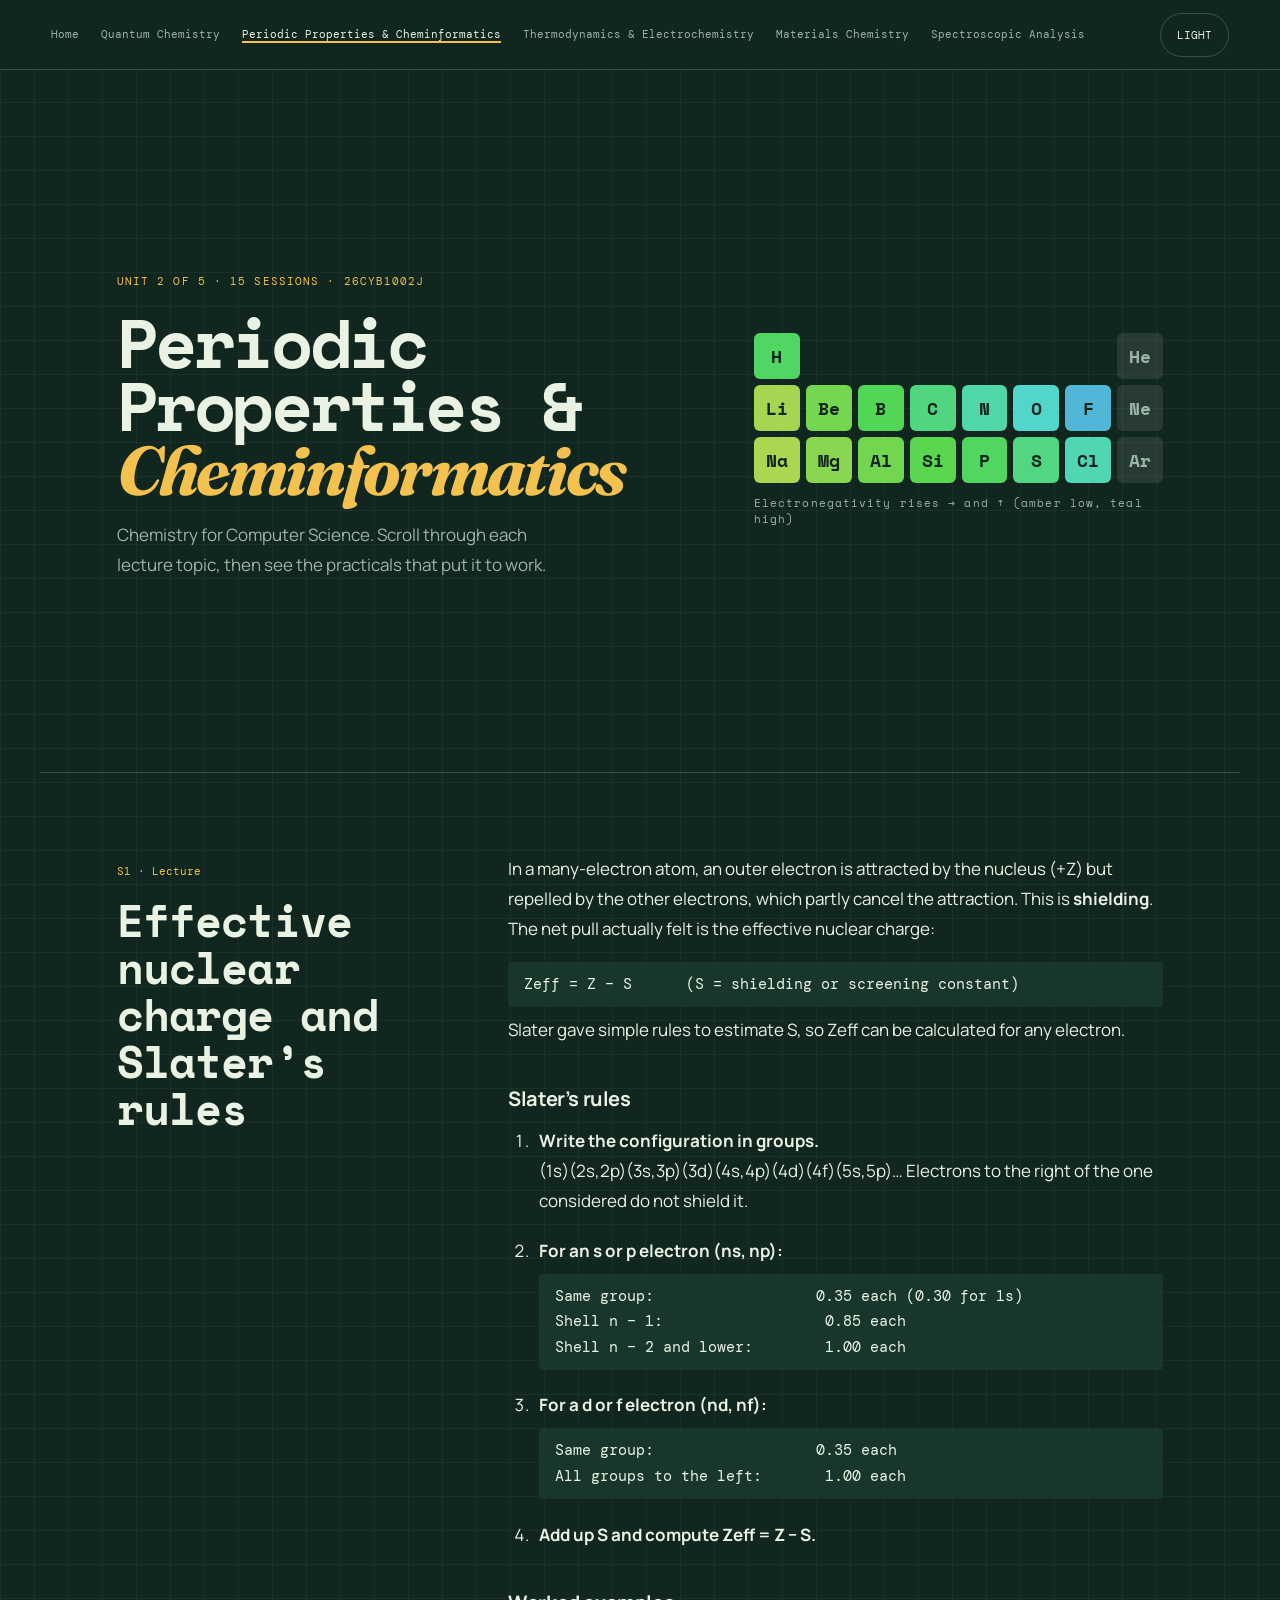
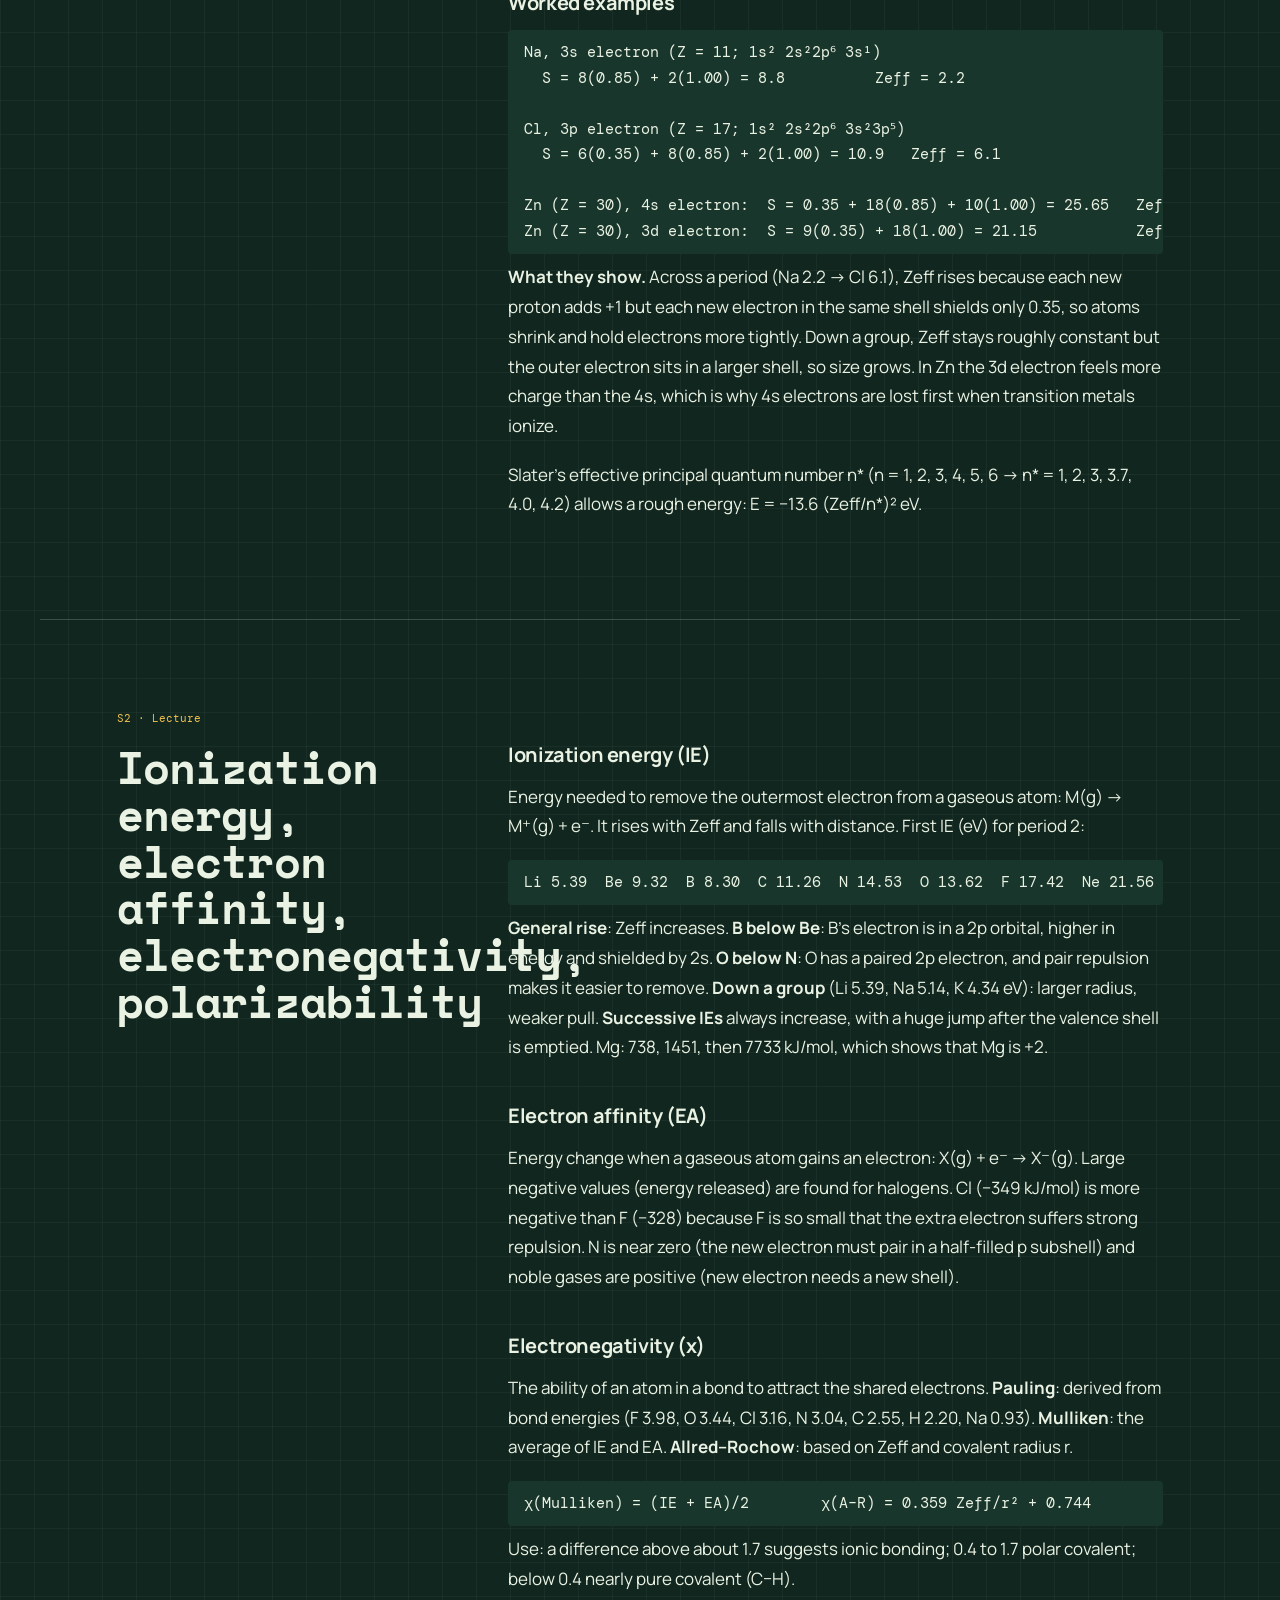
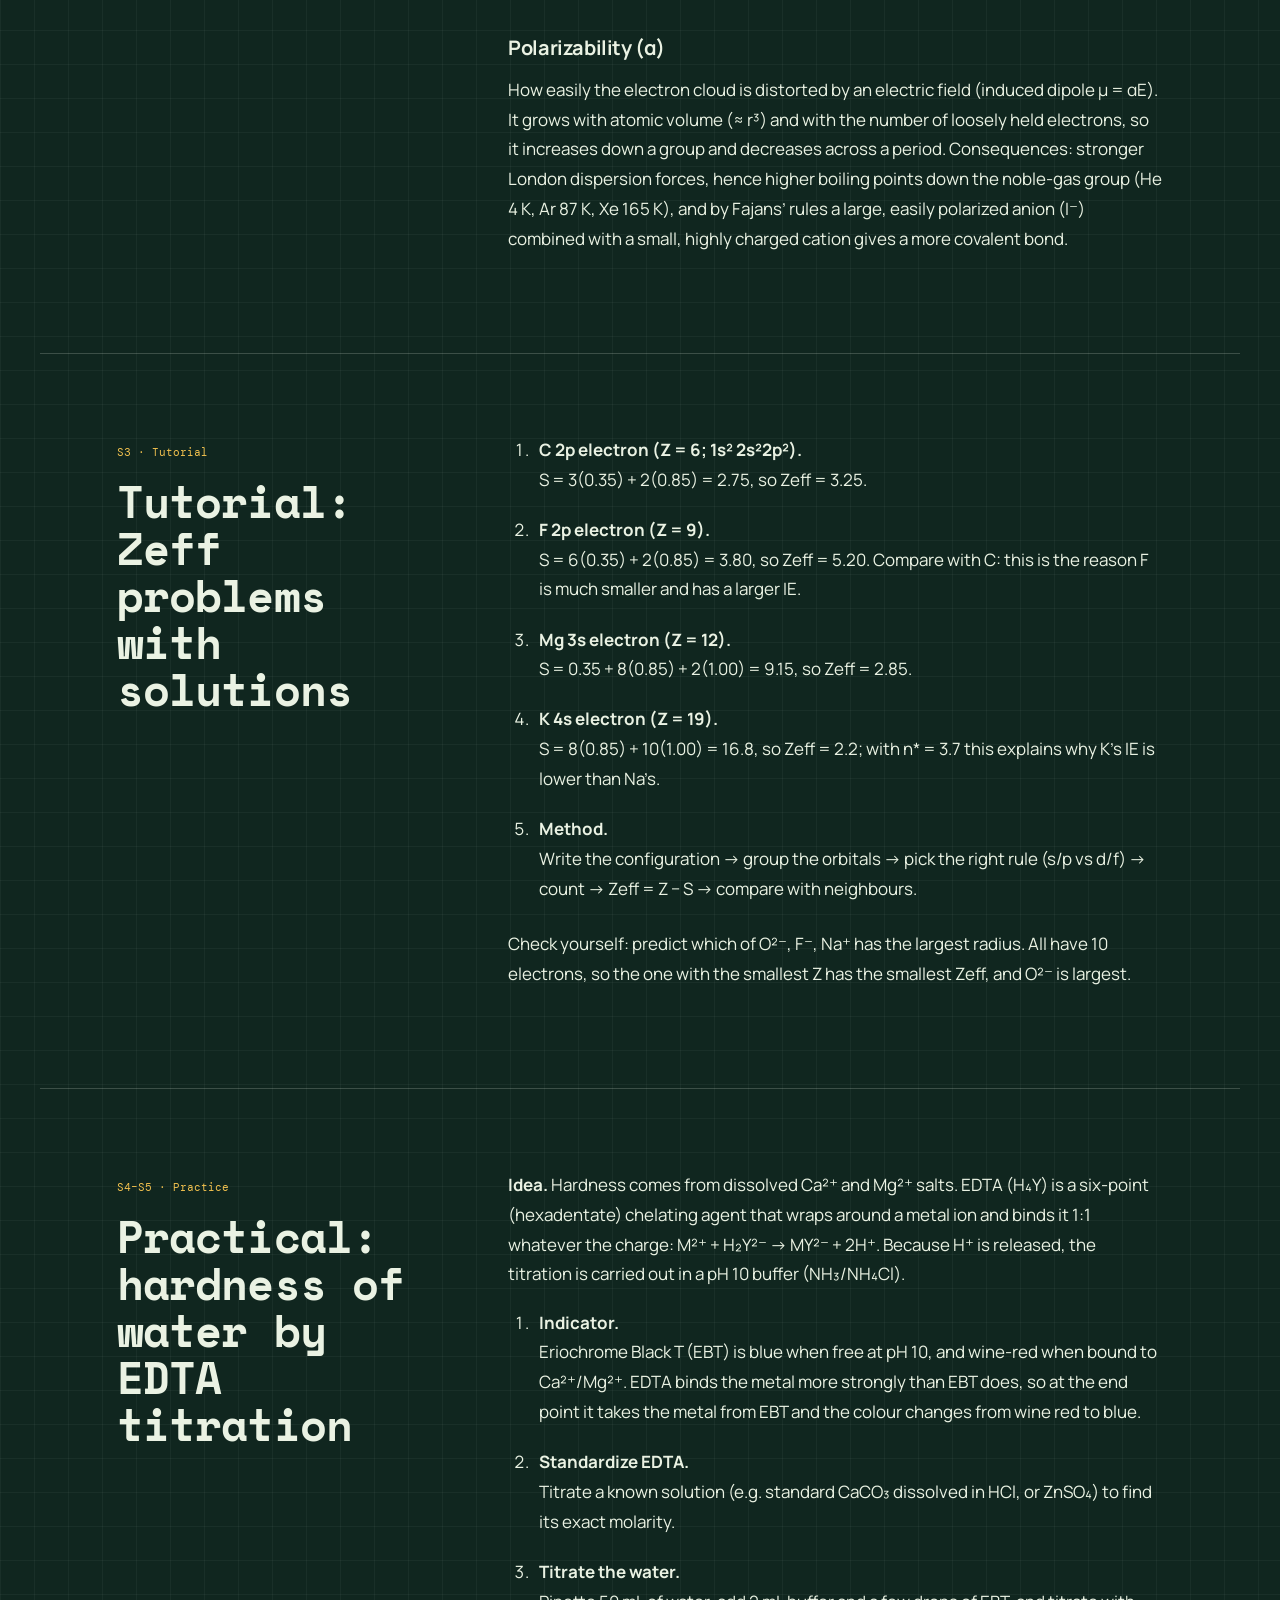
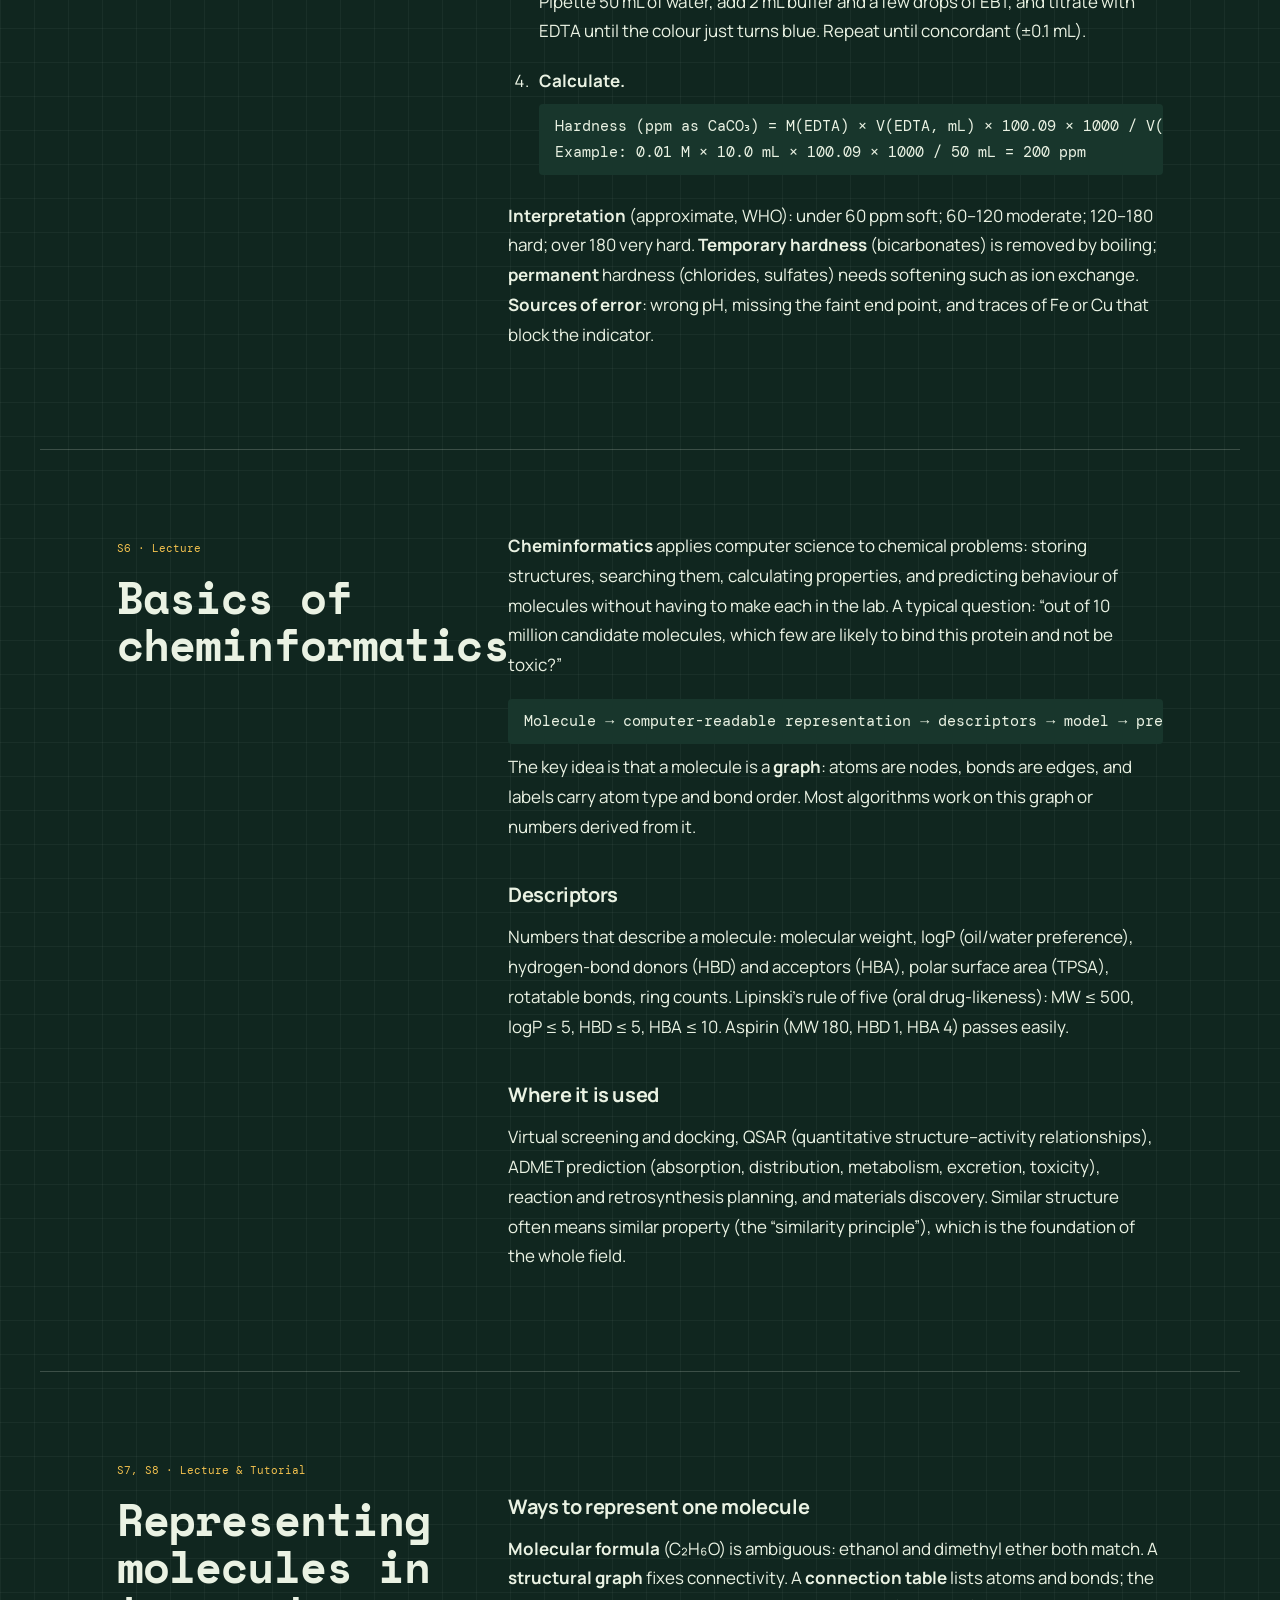
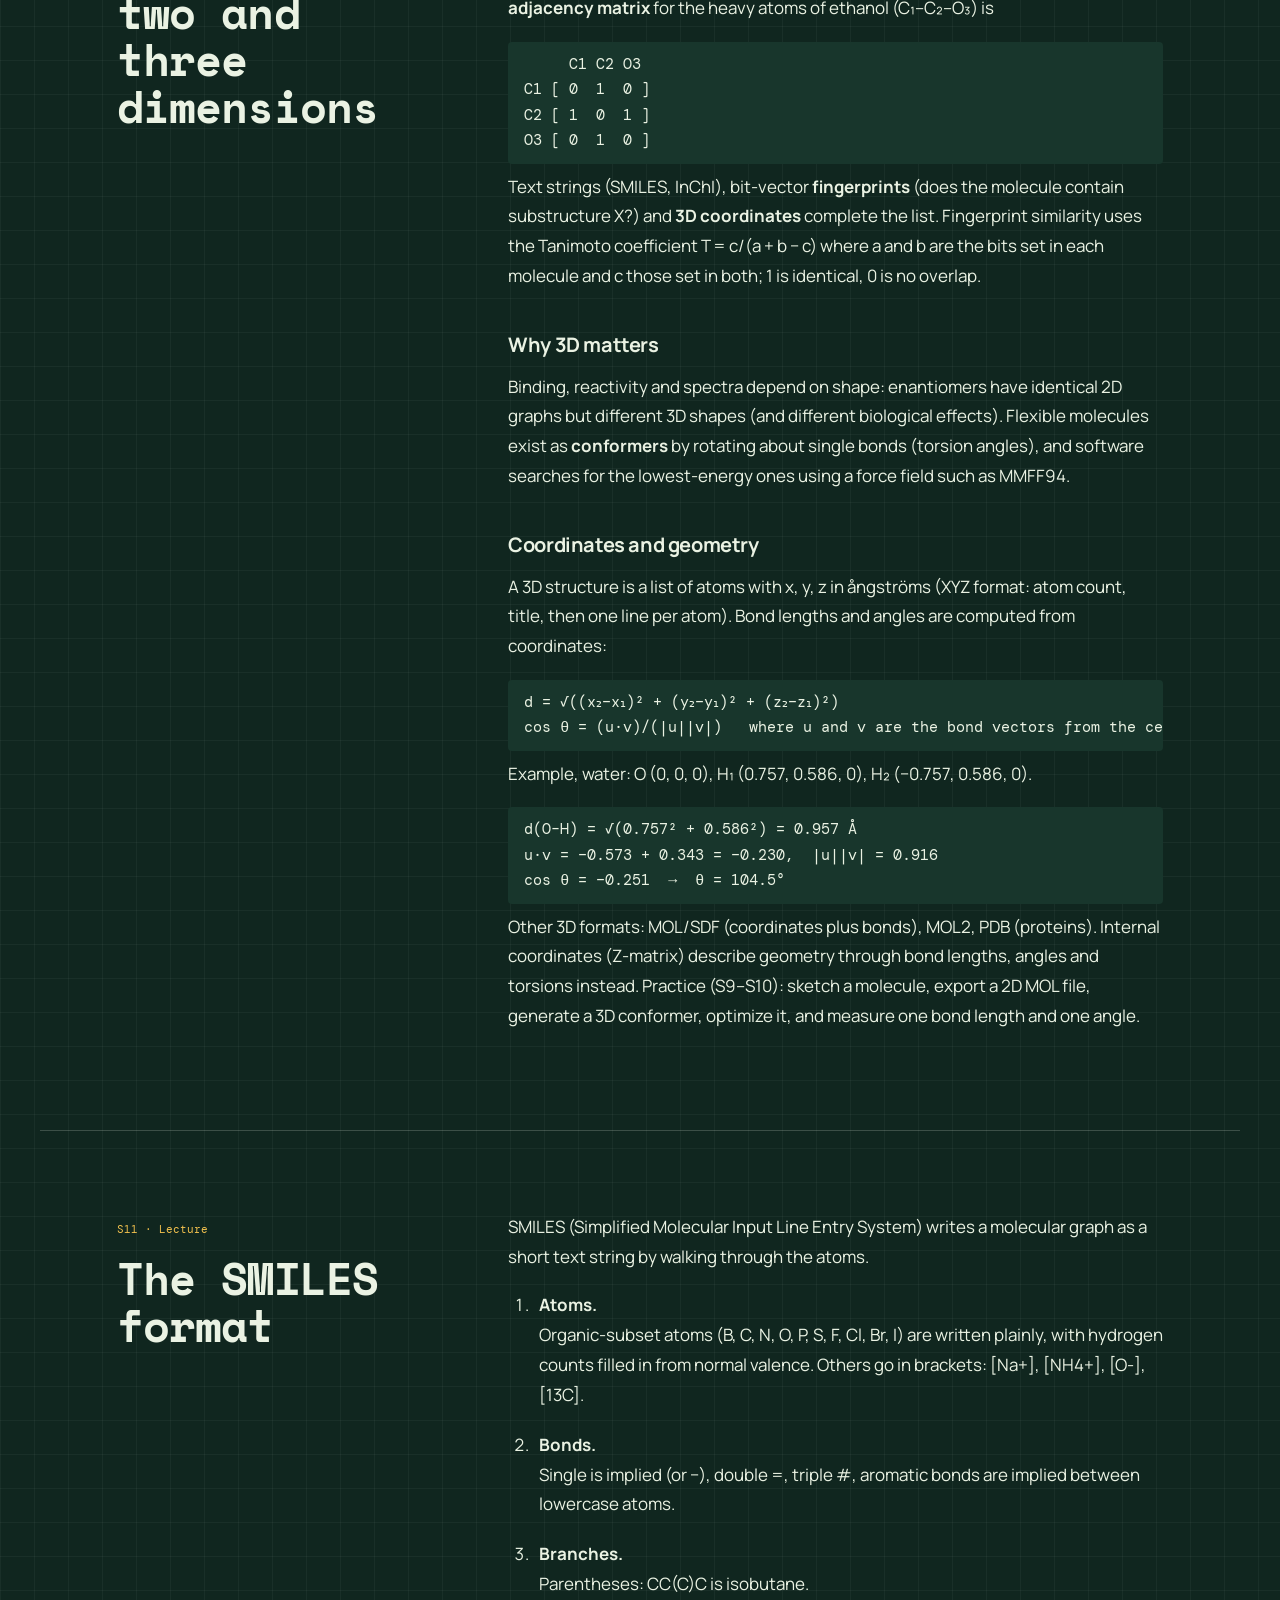
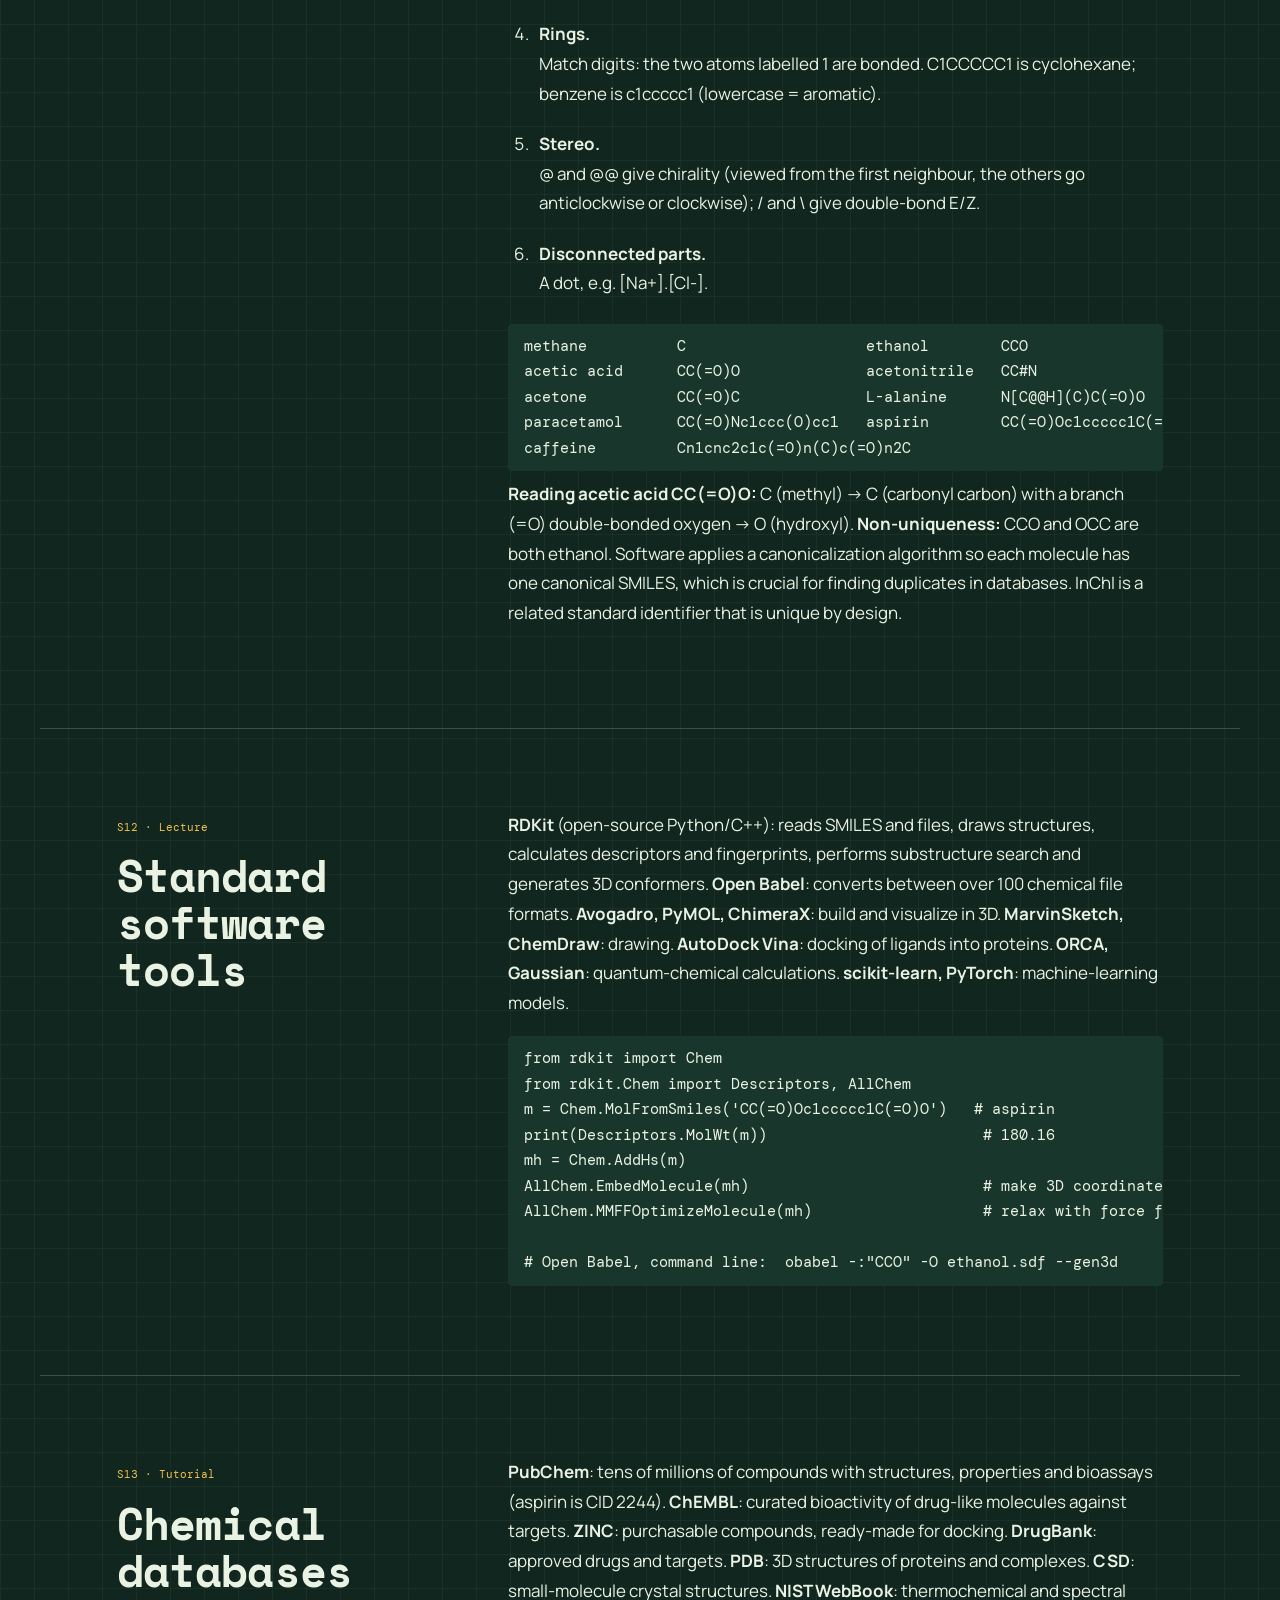
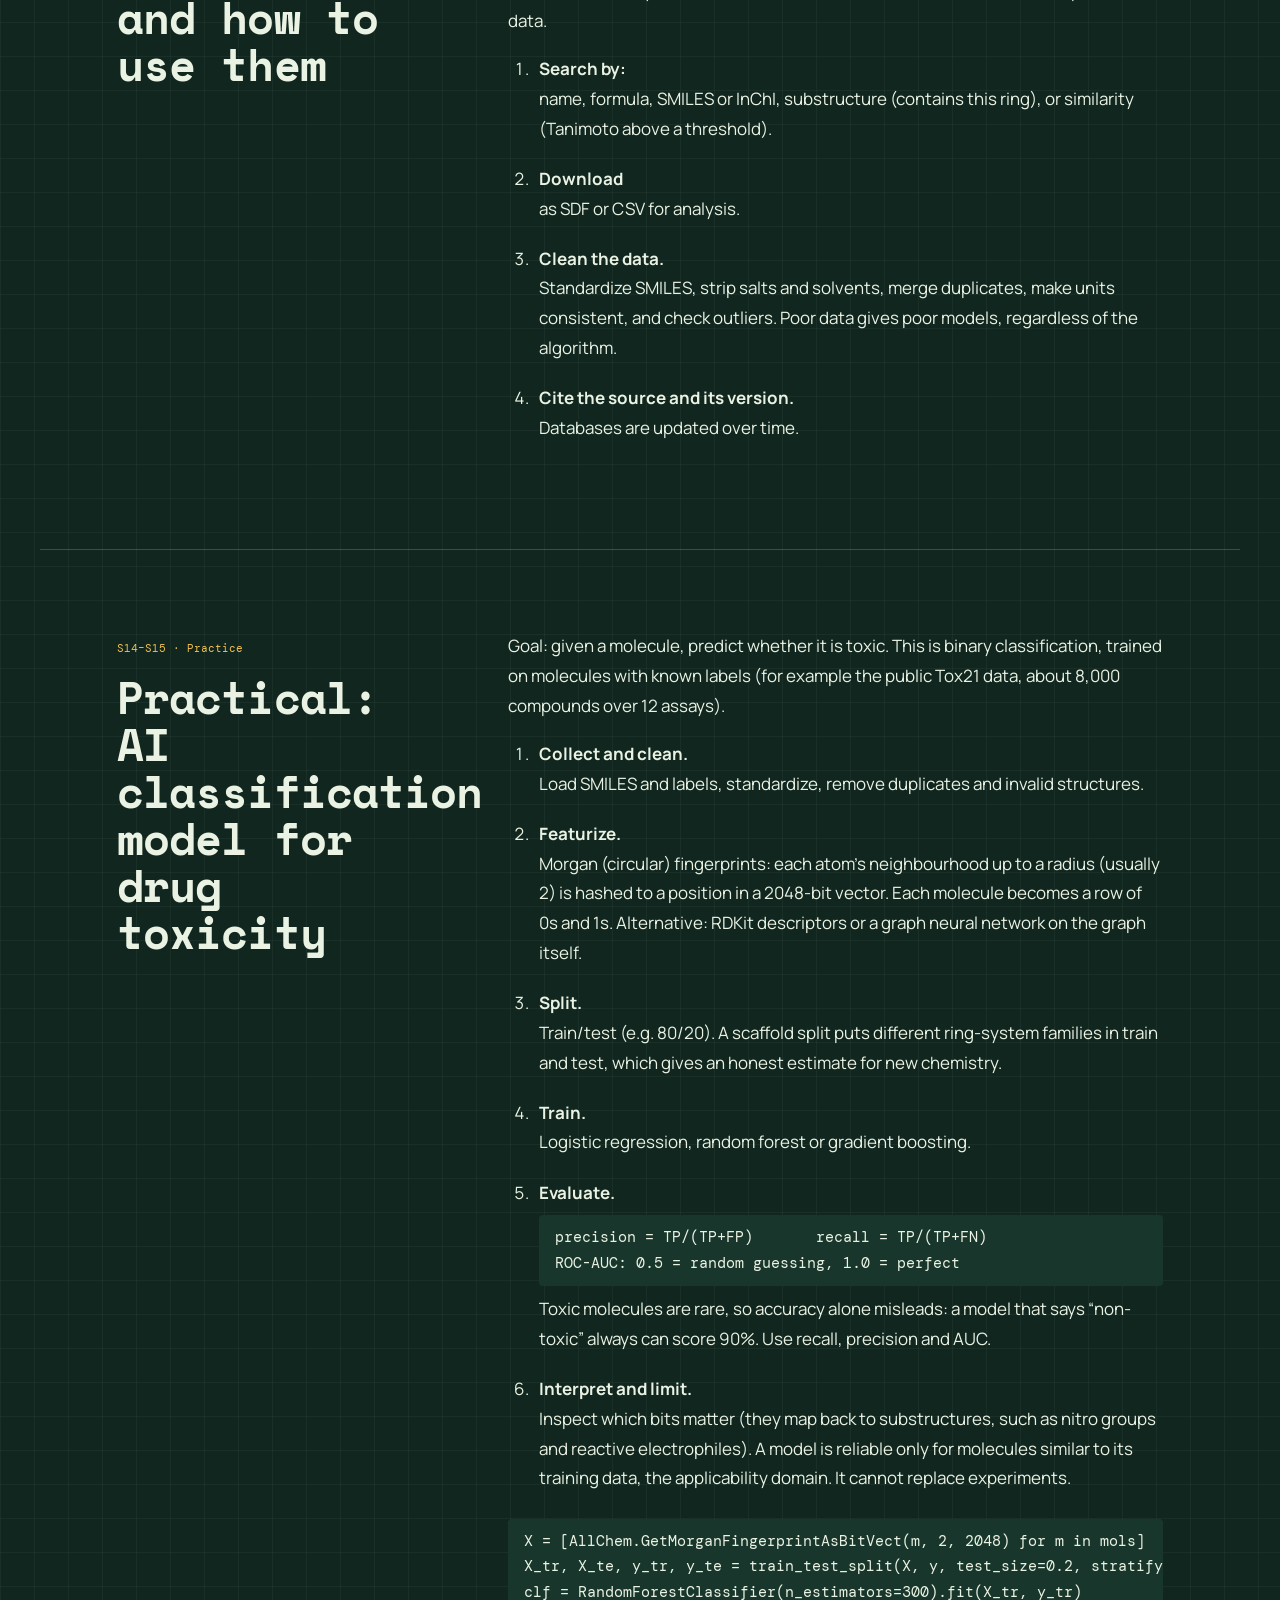
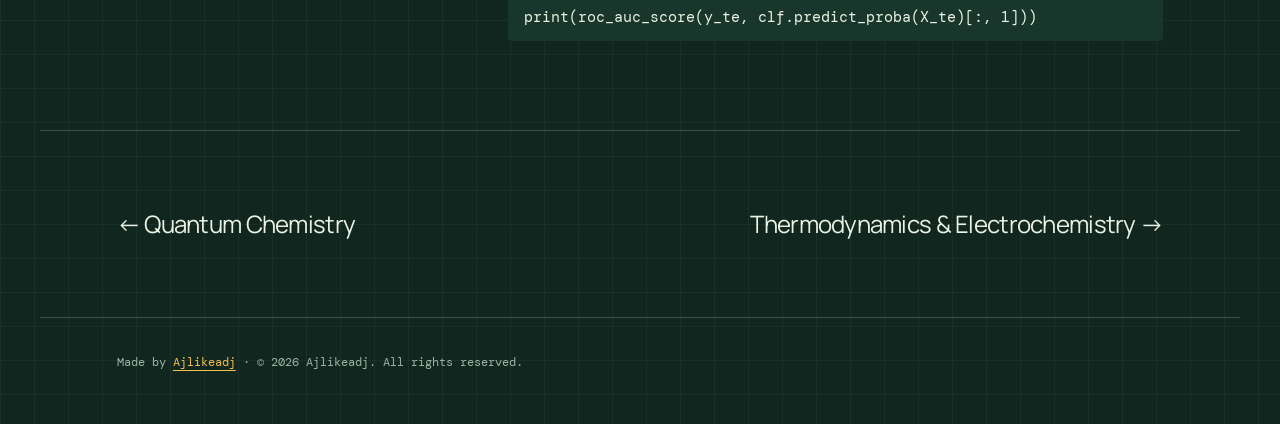
<file: periodic.html>
<!-- © 2026 Ajlikeadj · https://github.com/ajlikeadj · All rights reserved. Copying, editing or redistributing without written permission is not allowed. -->
<!doctype html><html lang="en"><head><meta charset="utf-8"><meta name="author" content="Ajlikeadj"><meta name="copyright" content="© 2026 Ajlikeadj. All rights reserved."><meta name="viewport" content="width=device-width,initial-scale=1"><title>Periodic Properties & Cheminformatics — Chemistry for Computer Science</title><link rel="stylesheet" href="chem.css"></head><body class="t-periodic"><div class="bar"></div><header class="top"><nav aria-label="Units"><a href="index.html">Home</a><a href="quantum.html">Quantum Chemistry</a><a href="periodic.html" class=on>Periodic Properties & Cheminformatics</a><a href="thermo.html">Thermodynamics & Electrochemistry</a><a href="materials.html">Materials Chemistry</a><a href="spectro.html">Spectroscopic Analysis</a></nav><button id="theme" aria-label="Toggle light or dark theme">LIGHT</button></header><main><section class="hero wrap"><div><small>UNIT 2 OF 5 · 15 SESSIONS · 26CYB1002J</small><h1>Periodic Properties & <em>Cheminformatics</em></h1><p>Chemistry for Computer Science. Scroll through each lecture topic, then see the practicals that put it to work.</p></div><div class="art"><div class="pt" role="img" aria-label="Periods 1 to 3 coloured by electronegativity"><b style="background:hsl(128 62% 58%)">H</b><i></i><i></i><i></i><i></i><i></i><i></i><b class="n">He</b><b style="background:hsl(82 62% 58%)">Li</b><b style="background:hsl(104 62% 58%)">Be</b><b style="background:hsl(122 62% 58%)">B</b><b style="background:hsl(141 62% 58%)">C</b><b style="background:hsl(159 62% 58%)">N</b><b style="background:hsl(174 62% 58%)">O</b><b style="background:hsl(194 62% 58%)">F</b><b class="n">Ne</b><b style="background:hsl(80 62% 58%)">Na</b><b style="background:hsl(94 62% 58%)">Mg</b><b style="background:hsl(105 62% 58%)">Al</b><b style="background:hsl(116 62% 58%)">Si</b><b style="background:hsl(127 62% 58%)">P</b><b style="background:hsl(142 62% 58%)">S</b><b style="background:hsl(164 62% 58%)">Cl</b><b class="n">Ar</b></div><small>Electronegativity rises → and ↑ (amber low, teal high)</small></div></section><nav class="sub wrap" hidden><a href="#zeff">Effective nuclear charge and Slater’s rules</a><a href="#trends">Ionization energy, electron affinity, electronegativity, polarizability</a><a href="#zproblems">Tutorial: Zeff problems with solutions</a><a href="#edta">Practical: hardness of water by EDTA titration</a><a href="#cheminf">Basics of cheminformatics</a><a href="#rep">Representing molecules in two and three dimensions</a><a href="#smiles">The SMILES format</a><a href="#tools">Standard software tools</a><a href="#db">Chemical databases and how to use them</a><a href="#ai">Practical: AI classification model for drug toxicity</a></nav><section class="sec wrap rev" id="zeff"><header><span class="tag">S1 · Lecture</span><h2>Effective nuclear charge and Slater’s rules</h2></header><div><p>In a many-electron atom, an outer electron is attracted by the nucleus (+Z) but repelled by the other electrons, which partly cancel the attraction. This is <b>shielding</b>. The net pull actually felt is the effective nuclear charge:</p><div class="eq">Zeff = Z − S      (S = shielding or screening constant)</div><p>Slater gave simple rules to estimate S, so Zeff can be calculated for any electron.</p><h4>Slater’s rules</h4><ol class="steps"><li><b>Write the configuration in groups.</b>(1s)(2s,2p)(3s,3p)(3d)(4s,4p)(4d)(4f)(5s,5p)… Electrons to the right of the one considered do not shield it.</li><li><b>For an s or p electron (ns, np):</b><div class="eq">Same group:                  0.35 each (0.30 for 1s)
Shell n − 1:                  0.85 each
Shell n − 2 and lower:        1.00 each</div></li><li><b>For a d or f electron (nd, nf):</b><div class="eq">Same group:                  0.35 each
All groups to the left:       1.00 each</div></li><li><b>Add up S and compute Zeff = Z − S.</b></li></ol><h4>Worked examples</h4><div class="eq">Na, 3s electron (Z = 11; 1s² 2s²2p⁶ 3s¹)
  S = 8(0.85) + 2(1.00) = 8.8          Zeff = 2.2

Cl, 3p electron (Z = 17; 1s² 2s²2p⁶ 3s²3p⁵)
  S = 6(0.35) + 8(0.85) + 2(1.00) = 10.9   Zeff = 6.1

Zn (Z = 30), 4s electron:  S = 0.35 + 18(0.85) + 10(1.00) = 25.65   Zeff = 4.35
Zn (Z = 30), 3d electron:  S = 9(0.35) + 18(1.00) = 21.15           Zeff = 8.85</div><p><b>What they show.</b> Across a period (Na 2.2 → Cl 6.1), Zeff rises because each new proton adds +1 but each new electron in the same shell shields only 0.35, so atoms shrink and hold electrons more tightly. Down a group, Zeff stays roughly constant but the outer electron sits in a larger shell, so size grows. In Zn the 3d electron feels more charge than the 4s, which is why 4s electrons are lost first when transition metals ionize.</p><p>Slater’s effective principal quantum number n* (n = 1, 2, 3, 4, 5, 6 → n* = 1, 2, 3, 3.7, 4.0, 4.2) allows a rough energy: E = −13.6 (Zeff/n*)² eV.</p></div></section><section class="sec wrap rev" id="trends"><header><span class="tag">S2 · Lecture</span><h2>Ionization energy, electron affinity, electronegativity, polarizability</h2></header><div><h4>Ionization energy (IE)</h4><p>Energy needed to remove the outermost electron from a gaseous atom: M(g) → M⁺(g) + e⁻. It rises with Zeff and falls with distance. First IE (eV) for period 2:</p><div class="eq">Li 5.39  Be 9.32  B 8.30  C 11.26  N 14.53  O 13.62  F 17.42  Ne 21.56</div><p><b>General rise</b>: Zeff increases. <b>B below Be</b>: B’s electron is in a 2p orbital, higher in energy and shielded by 2s. <b>O below N</b>: O has a paired 2p electron, and pair repulsion makes it easier to remove. <b>Down a group</b> (Li 5.39, Na 5.14, K 4.34 eV): larger radius, weaker pull. <b>Successive IEs</b> always increase, with a huge jump after the valence shell is emptied. Mg: 738, 1451, then 7733 kJ/mol, which shows that Mg is +2.</p><h4>Electron affinity (EA)</h4><p>Energy change when a gaseous atom gains an electron: X(g) + e⁻ → X⁻(g). Large negative values (energy released) are found for halogens. Cl (−349 kJ/mol) is more negative than F (−328) because F is so small that the extra electron suffers strong repulsion. N is near zero (the new electron must pair in a half-filled p subshell) and noble gases are positive (new electron needs a new shell).</p><h4>Electronegativity (χ)</h4><p>The ability of an atom in a bond to attract the shared electrons. <b>Pauling</b>: derived from bond energies (F 3.98, O 3.44, Cl 3.16, N 3.04, C 2.55, H 2.20, Na 0.93). <b>Mulliken</b>: the average of IE and EA. <b>Allred–Rochow</b>: based on Zeff and covalent radius r.</p><div class="eq">χ(Mulliken) = (IE + EA)/2        χ(A–R) = 0.359 Zeff/r² + 0.744</div><p>Use: a difference above about 1.7 suggests ionic bonding; 0.4 to 1.7 polar covalent; below 0.4 nearly pure covalent (C–H).</p><h4>Polarizability (α)</h4><p>How easily the electron cloud is distorted by an electric field (induced dipole μ = αE). It grows with atomic volume (≈ r³) and with the number of loosely held electrons, so it increases down a group and decreases across a period. Consequences: stronger London dispersion forces, hence higher boiling points down the noble-gas group (He 4 K, Ar 87 K, Xe 165 K), and by Fajans’ rules a large, easily polarized anion (I⁻) combined with a small, highly charged cation gives a more covalent bond.</p></div></section><section class="sec wrap rev" id="zproblems"><header><span class="tag">S3 · Tutorial</span><h2>Tutorial: Zeff problems with solutions</h2></header><div><ol class="steps"><li><b>C 2p electron (Z = 6; 1s² 2s²2p²).</b>S = 3(0.35) + 2(0.85) = 2.75, so Zeff = 3.25.</li><li><b>F 2p electron (Z = 9).</b>S = 6(0.35) + 2(0.85) = 3.80, so Zeff = 5.20. Compare with C: this is the reason F is much smaller and has a larger IE.</li><li><b>Mg 3s electron (Z = 12).</b>S = 0.35 + 8(0.85) + 2(1.00) = 9.15, so Zeff = 2.85.</li><li><b>K 4s electron (Z = 19).</b>S = 8(0.85) + 10(1.00) = 16.8, so Zeff = 2.2; with n* = 3.7 this explains why K’s IE is lower than Na’s.</li><li><b>Method.</b>Write the configuration → group the orbitals → pick the right rule (s/p vs d/f) → count → Zeff = Z − S → compare with neighbours.</li></ol><p>Check yourself: predict which of O²⁻, F⁻, Na⁺ has the largest radius. All have 10 electrons, so the one with the smallest Z has the smallest Zeff, and O²⁻ is largest.</p></div></section><section class="sec wrap rev" id="edta"><header><span class="tag">S4–S5 · Practice</span><h2>Practical: hardness of water by EDTA titration</h2></header><div><p><b>Idea.</b> Hardness comes from dissolved Ca²⁺ and Mg²⁺ salts. EDTA (H₄Y) is a six-point (hexadentate) chelating agent that wraps around a metal ion and binds it 1:1 whatever the charge: M²⁺ + H₂Y²⁻ → MY²⁻ + 2H⁺. Because H⁺ is released, the titration is carried out in a pH 10 buffer (NH₃/NH₄Cl).</p><ol class="steps"><li><b>Indicator.</b>Eriochrome Black T (EBT) is blue when free at pH 10, and wine-red when bound to Ca²⁺/Mg²⁺. EDTA binds the metal more strongly than EBT does, so at the end point it takes the metal from EBT and the colour changes from wine red to blue.</li><li><b>Standardize EDTA.</b>Titrate a known solution (e.g. standard CaCO₃ dissolved in HCl, or ZnSO₄) to find its exact molarity.</li><li><b>Titrate the water.</b>Pipette 50 mL of water, add 2 mL buffer and a few drops of EBT, and titrate with EDTA until the colour just turns blue. Repeat until concordant (±0.1 mL).</li><li><b>Calculate.</b><div class="eq">Hardness (ppm as CaCO₃) = M(EDTA) × V(EDTA, mL) × 100.09 × 1000 / V(sample, mL)
Example: 0.01 M × 10.0 mL × 100.09 × 1000 / 50 mL = 200 ppm</div></li></ol><p><b>Interpretation</b> (approximate, WHO): under 60 ppm soft; 60–120 moderate; 120–180 hard; over 180 very hard. <b>Temporary hardness</b> (bicarbonates) is removed by boiling; <b>permanent</b> hardness (chlorides, sulfates) needs softening such as ion exchange. <b>Sources of error</b>: wrong pH, missing the faint end point, and traces of Fe or Cu that block the indicator.</p></div></section><section class="sec wrap rev" id="cheminf"><header><span class="tag">S6 · Lecture</span><h2>Basics of cheminformatics</h2></header><div><p><b>Cheminformatics</b> applies computer science to chemical problems: storing structures, searching them, calculating properties, and predicting behaviour of molecules without having to make each in the lab. A typical question: “out of 10 million candidate molecules, which few are likely to bind this protein and not be toxic?”</p><div class="eq">Molecule → computer-readable representation → descriptors → model → prediction → experiment</div><p>The key idea is that a molecule is a <b>graph</b>: atoms are nodes, bonds are edges, and labels carry atom type and bond order. Most algorithms work on this graph or numbers derived from it.</p><h4>Descriptors</h4><p>Numbers that describe a molecule: molecular weight, logP (oil/water preference), hydrogen-bond donors (HBD) and acceptors (HBA), polar surface area (TPSA), rotatable bonds, ring counts. Lipinski’s rule of five (oral drug-likeness): MW ≤ 500, logP ≤ 5, HBD ≤ 5, HBA ≤ 10. Aspirin (MW 180, HBD 1, HBA 4) passes easily.</p><h4>Where it is used</h4><p>Virtual screening and docking, QSAR (quantitative structure–activity relationships), ADMET prediction (absorption, distribution, metabolism, excretion, toxicity), reaction and retrosynthesis planning, and materials discovery. Similar structure often means similar property (the “similarity principle”), which is the foundation of the whole field.</p></div></section><section class="sec wrap rev" id="rep"><header><span class="tag">S7, S8 · Lecture & Tutorial</span><h2>Representing molecules in two and three dimensions</h2></header><div><h4>Ways to represent one molecule</h4><p><b>Molecular formula</b> (C₂H₆O) is ambiguous: ethanol and dimethyl ether both match. A <b>structural graph</b> fixes connectivity. A <b>connection table</b> lists atoms and bonds; the <b>adjacency matrix</b> for the heavy atoms of ethanol (C₁–C₂–O₃) is</p><div class="eq">     C1 C2 O3
C1 [ 0  1  0 ]
C2 [ 1  0  1 ]
O3 [ 0  1  0 ]</div><p>Text strings (SMILES, InChI), bit-vector <b>fingerprints</b> (does the molecule contain substructure X?) and <b>3D coordinates</b> complete the list. Fingerprint similarity uses the Tanimoto coefficient T = c/(a + b − c) where a and b are the bits set in each molecule and c those set in both; 1 is identical, 0 is no overlap.</p><h4>Why 3D matters</h4><p>Binding, reactivity and spectra depend on shape: enantiomers have identical 2D graphs but different 3D shapes (and different biological effects). Flexible molecules exist as <b>conformers</b> by rotating about single bonds (torsion angles), and software searches for the lowest-energy ones using a force field such as MMFF94.</p><h4>Coordinates and geometry</h4><p>A 3D structure is a list of atoms with x, y, z in ångströms (XYZ format: atom count, title, then one line per atom). Bond lengths and angles are computed from coordinates:</p><div class="eq">d = √((x₂−x₁)² + (y₂−y₁)² + (z₂−z₁)²)
cos θ = (u·v)/(|u||v|)   where u and v are the bond vectors from the central atom</div><p>Example, water: O (0, 0, 0), H₁ (0.757, 0.586, 0), H₂ (−0.757, 0.586, 0).</p><div class="eq">d(O–H) = √(0.757² + 0.586²) = 0.957 Å
u·v = −0.573 + 0.343 = −0.230,  |u||v| = 0.916
cos θ = −0.251  →  θ = 104.5°</div><p>Other 3D formats: MOL/SDF (coordinates plus bonds), MOL2, PDB (proteins). Internal coordinates (Z-matrix) describe geometry through bond lengths, angles and torsions instead. Practice (S9–S10): sketch a molecule, export a 2D MOL file, generate a 3D conformer, optimize it, and measure one bond length and one angle.</p></div></section><section class="sec wrap rev" id="smiles"><header><span class="tag">S11 · Lecture</span><h2>The SMILES format</h2></header><div><p>SMILES (Simplified Molecular Input Line Entry System) writes a molecular graph as a short text string by walking through the atoms.</p><ol class="steps"><li><b>Atoms.</b>Organic-subset atoms (B, C, N, O, P, S, F, Cl, Br, I) are written plainly, with hydrogen counts filled in from normal valence. Others go in brackets: [Na+], [NH4+], [O-], [13C].</li><li><b>Bonds.</b>Single is implied (or −), double =, triple #, aromatic bonds are implied between lowercase atoms.</li><li><b>Branches.</b>Parentheses: CC(C)C is isobutane.</li><li><b>Rings.</b>Match digits: the two atoms labelled 1 are bonded. C1CCCCC1 is cyclohexane; benzene is c1ccccc1 (lowercase = aromatic).</li><li><b>Stereo.</b>@ and @@ give chirality (viewed from the first neighbour, the others go anticlockwise or clockwise); / and \ give double-bond E/Z.</li><li><b>Disconnected parts.</b>A dot, e.g. [Na+].[Cl-].</li></ol><div class="eq">methane          C                    ethanol        CCO
acetic acid      CC(=O)O              acetonitrile   CC#N
acetone          CC(=O)C              L-alanine      N[C@@H](C)C(=O)O
paracetamol      CC(=O)Nc1ccc(O)cc1   aspirin        CC(=O)Oc1ccccc1C(=O)O
caffeine         Cn1cnc2c1c(=O)n(C)c(=O)n2C</div><p><b>Reading acetic acid CC(=O)O:</b> C (methyl) → C (carbonyl carbon) with a branch (=O) double-bonded oxygen → O (hydroxyl). <b>Non-uniqueness:</b> CCO and OCC are both ethanol. Software applies a canonicalization algorithm so each molecule has one canonical SMILES, which is crucial for finding duplicates in databases. InChI is a related standard identifier that is unique by design.</p></div></section><section class="sec wrap rev" id="tools"><header><span class="tag">S12 · Lecture</span><h2>Standard software tools</h2></header><div><p><b>RDKit</b> (open-source Python/C++): reads SMILES and files, draws structures, calculates descriptors and fingerprints, performs substructure search and generates 3D conformers. <b>Open Babel</b>: converts between over 100 chemical file formats. <b>Avogadro, PyMOL, ChimeraX</b>: build and visualize in 3D. <b>MarvinSketch, ChemDraw</b>: drawing. <b>AutoDock Vina</b>: docking of ligands into proteins. <b>ORCA, Gaussian</b>: quantum-chemical calculations. <b>scikit-learn, PyTorch</b>: machine-learning models.</p><div class="eq">from rdkit import Chem
from rdkit.Chem import Descriptors, AllChem
m = Chem.MolFromSmiles('CC(=O)Oc1ccccc1C(=O)O')   # aspirin
print(Descriptors.MolWt(m))                        # 180.16
mh = Chem.AddHs(m)
AllChem.EmbedMolecule(mh)                          # make 3D coordinates
AllChem.MMFFOptimizeMolecule(mh)                   # relax with force field

# Open Babel, command line:  obabel -:"CCO" -O ethanol.sdf --gen3d</div></div></section><section class="sec wrap rev" id="db"><header><span class="tag">S13 · Tutorial</span><h2>Chemical databases and how to use them</h2></header><div><p><b>PubChem</b>: tens of millions of compounds with structures, properties and bioassays (aspirin is CID 2244). <b>ChEMBL</b>: curated bioactivity of drug-like molecules against targets. <b>ZINC</b>: purchasable compounds, ready-made for docking. <b>DrugBank</b>: approved drugs and targets. <b>PDB</b>: 3D structures of proteins and complexes. <b>CSD</b>: small-molecule crystal structures. <b>NIST WebBook</b>: thermochemical and spectral data.</p><ol class="steps"><li><b>Search by:</b>name, formula, SMILES or InChI, substructure (contains this ring), or similarity (Tanimoto above a threshold).</li><li><b>Download</b>as SDF or CSV for analysis.</li><li><b>Clean the data.</b>Standardize SMILES, strip salts and solvents, merge duplicates, make units consistent, and check outliers. Poor data gives poor models, regardless of the algorithm.</li><li><b>Cite the source and its version.</b>Databases are updated over time.</li></ol></div></section><section class="sec wrap rev" id="ai"><header><span class="tag">S14–S15 · Practice</span><h2>Practical: AI classification model for drug toxicity</h2></header><div><p>Goal: given a molecule, predict whether it is toxic. This is binary classification, trained on molecules with known labels (for example the public Tox21 data, about 8,000 compounds over 12 assays).</p><ol class="steps"><li><b>Collect and clean.</b>Load SMILES and labels, standardize, remove duplicates and invalid structures.</li><li><b>Featurize.</b>Morgan (circular) fingerprints: each atom’s neighbourhood up to a radius (usually 2) is hashed to a position in a 2048-bit vector. Each molecule becomes a row of 0s and 1s. Alternative: RDKit descriptors or a graph neural network on the graph itself.</li><li><b>Split.</b>Train/test (e.g. 80/20). A scaffold split puts different ring-system families in train and test, which gives an honest estimate for new chemistry.</li><li><b>Train.</b>Logistic regression, random forest or gradient boosting.</li><li><b>Evaluate.</b><div class="eq">precision = TP/(TP+FP)       recall = TP/(TP+FN)
ROC-AUC: 0.5 = random guessing, 1.0 = perfect</div>Toxic molecules are rare, so accuracy alone misleads: a model that says “non-toxic” always can score 90%. Use recall, precision and AUC.</li><li><b>Interpret and limit.</b>Inspect which bits matter (they map back to substructures, such as nitro groups and reactive electrophiles). A model is reliable only for molecules similar to its training data, the applicability domain. It cannot replace experiments.</li></ol><div class="eq">X = [AllChem.GetMorganFingerprintAsBitVect(m, 2, 2048) for m in mols]
X_tr, X_te, y_tr, y_te = train_test_split(X, y, test_size=0.2, stratify=y)
clf = RandomForestClassifier(n_estimators=300).fit(X_tr, y_tr)
print(roc_auc_score(y_te, clf.predict_proba(X_te)[:, 1]))</div></div></section><nav class="nav wrap" aria-label="Next unit"><a href="quantum.html">← Quantum Chemistry</a><a href="thermo.html">Thermodynamics & Electrochemistry →</a></nav></main><footer class="credit wrap">Made by <a href="https://github.com/ajlikeadj" target="_blank" rel="noopener">Ajlikeadj</a> · © 2026 Ajlikeadj. All rights reserved.</footer><script src="chem.js"></script></body></html>
</file>
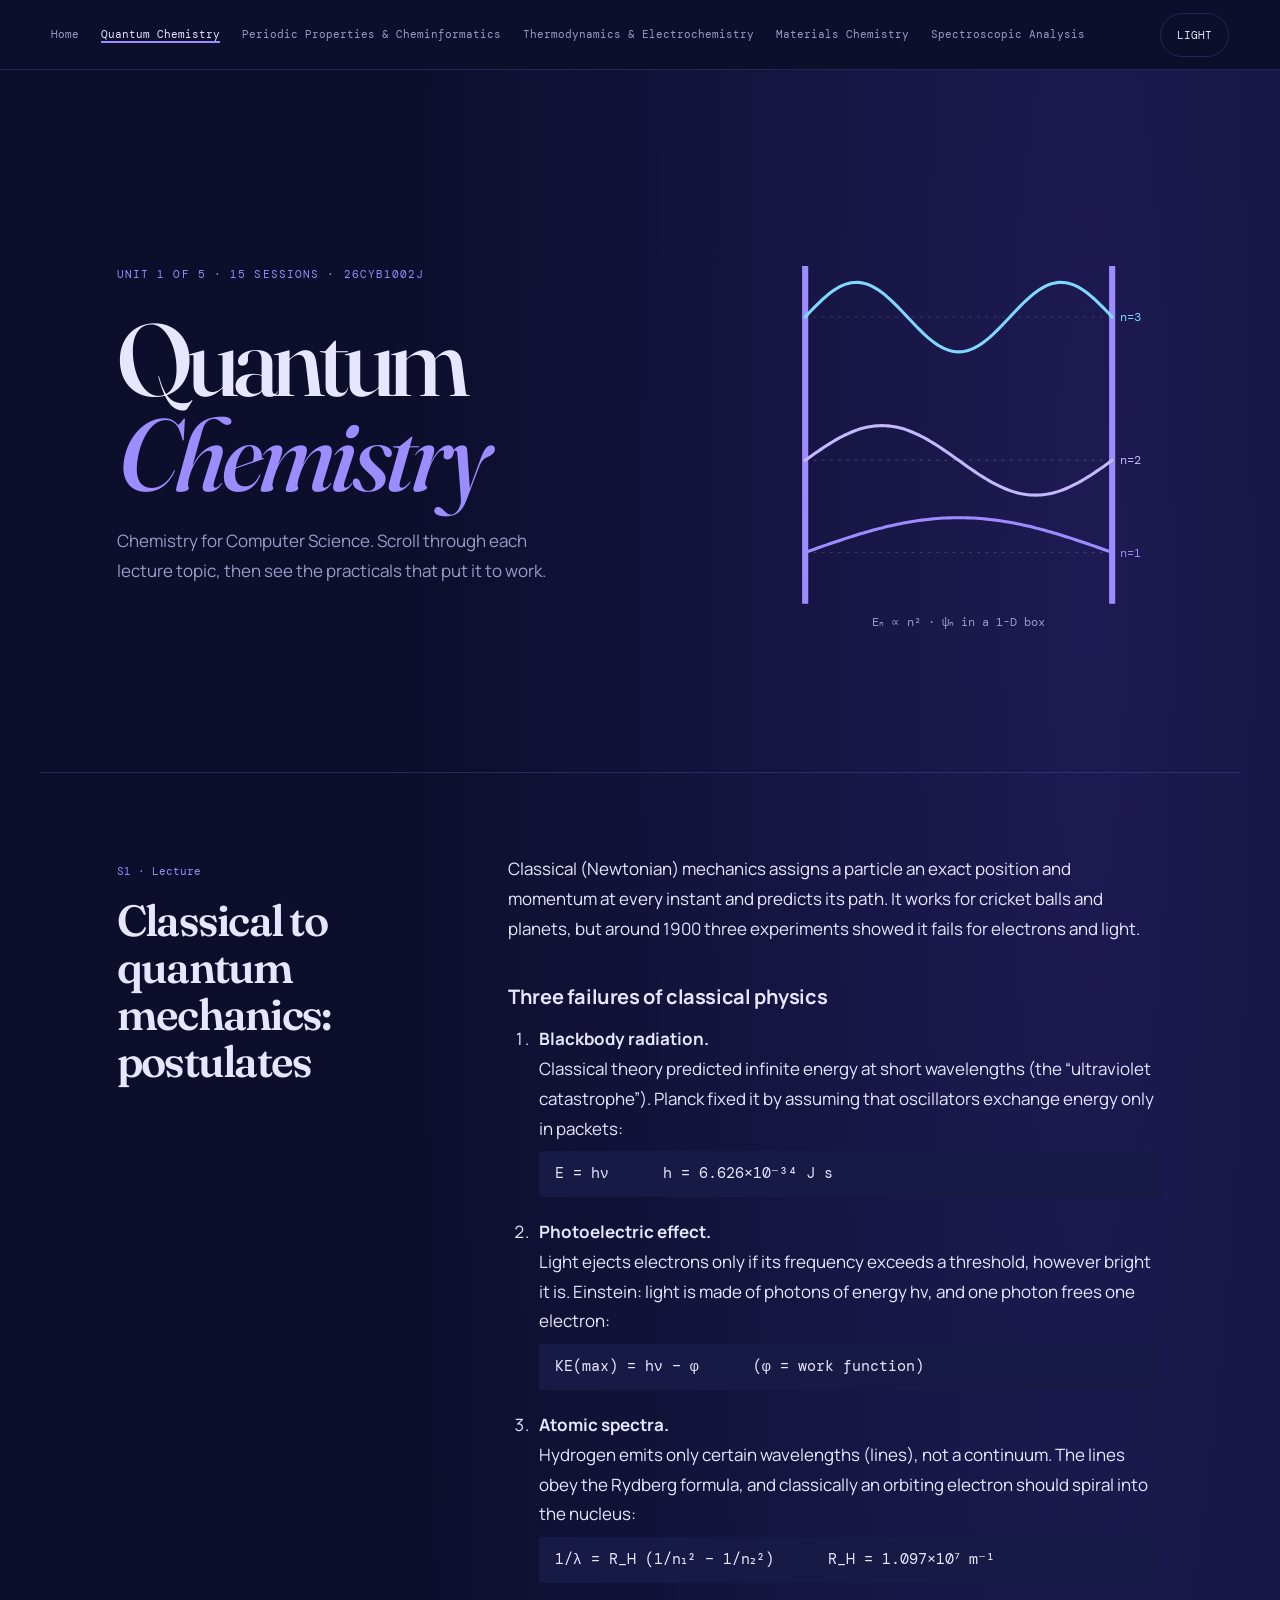
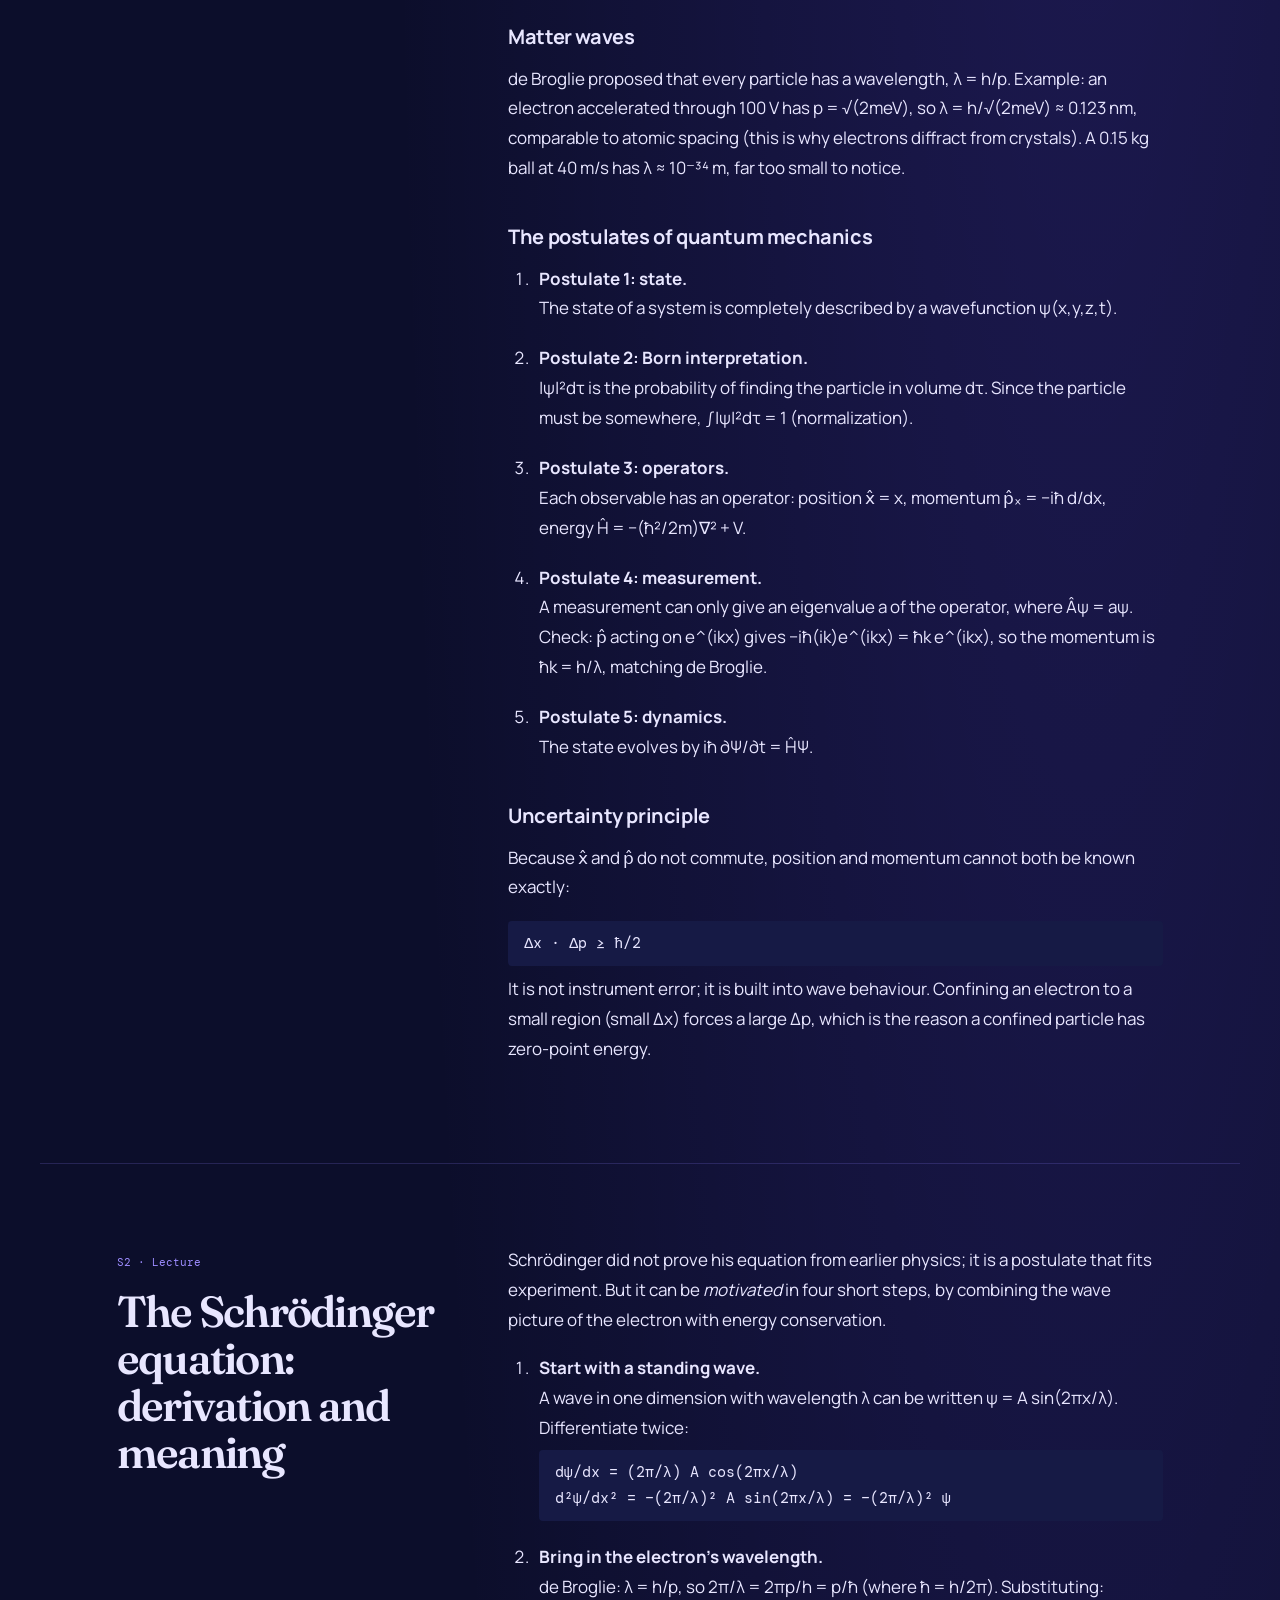
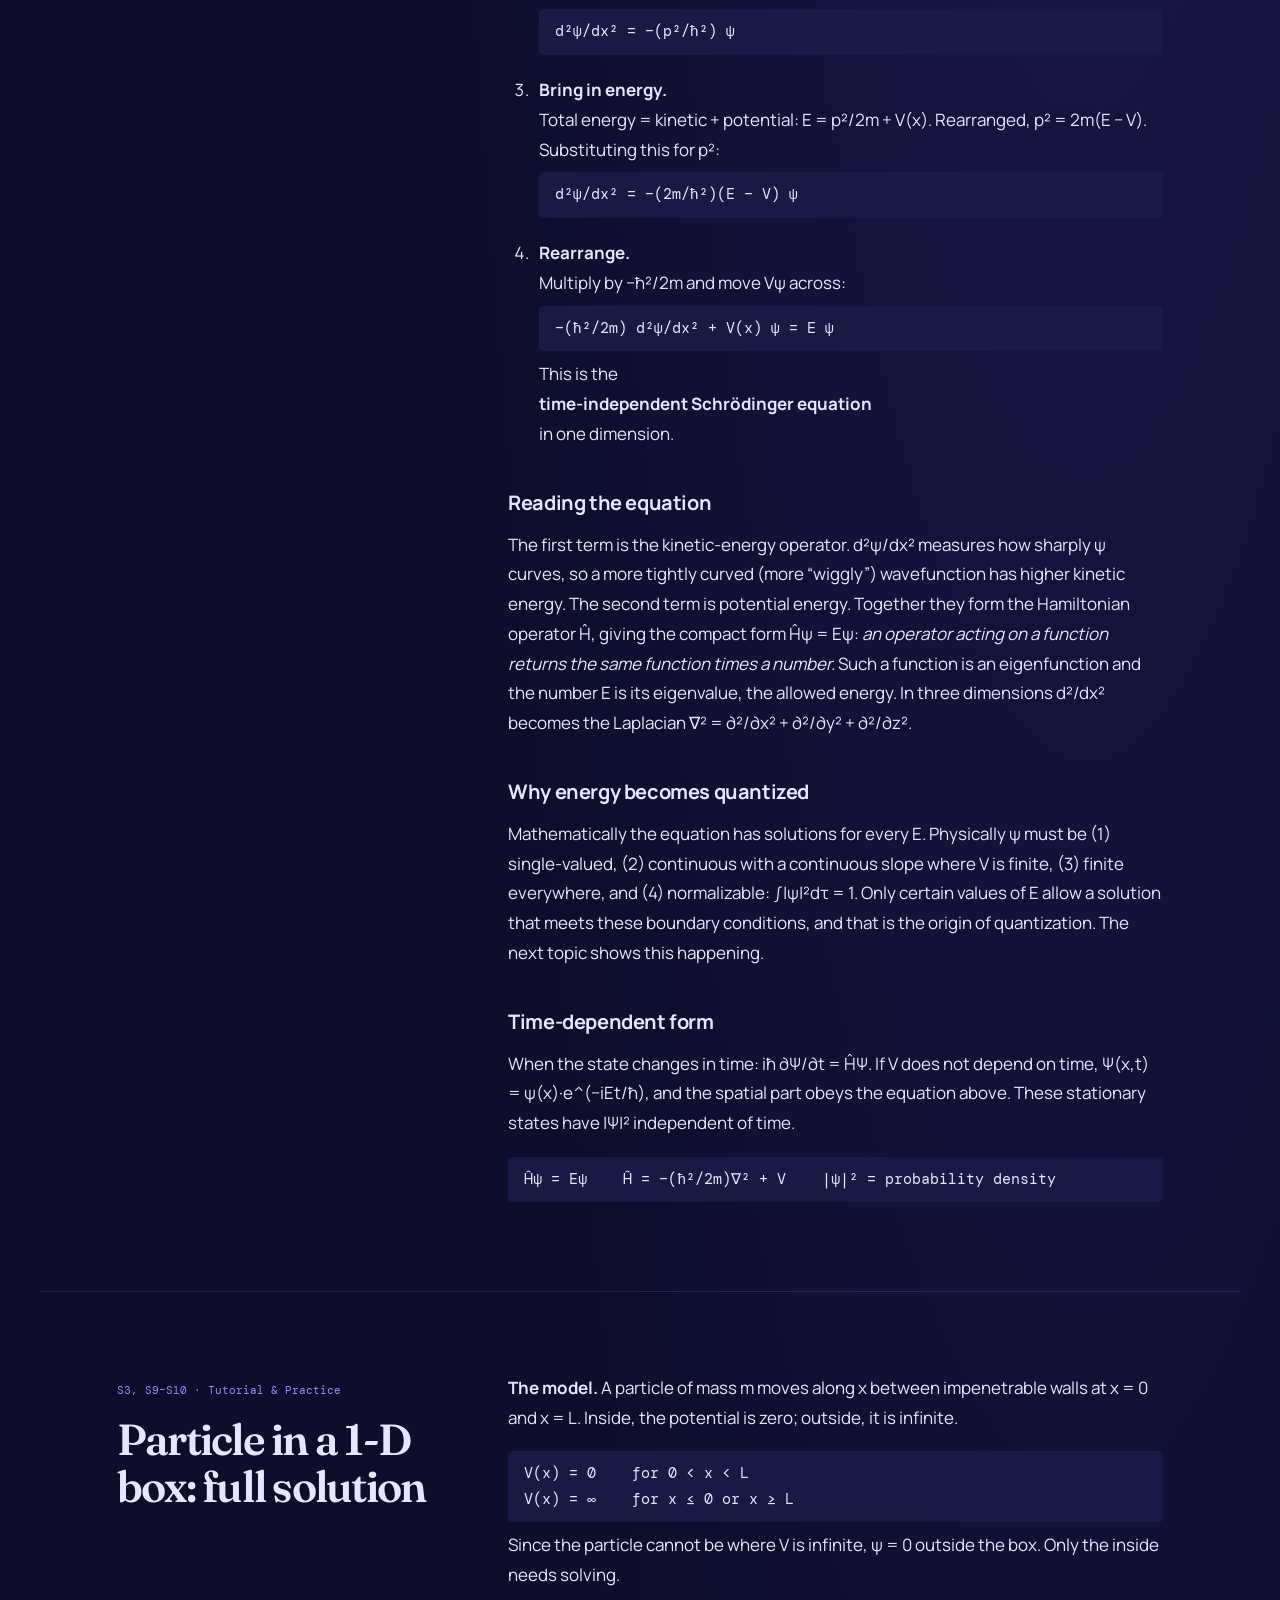
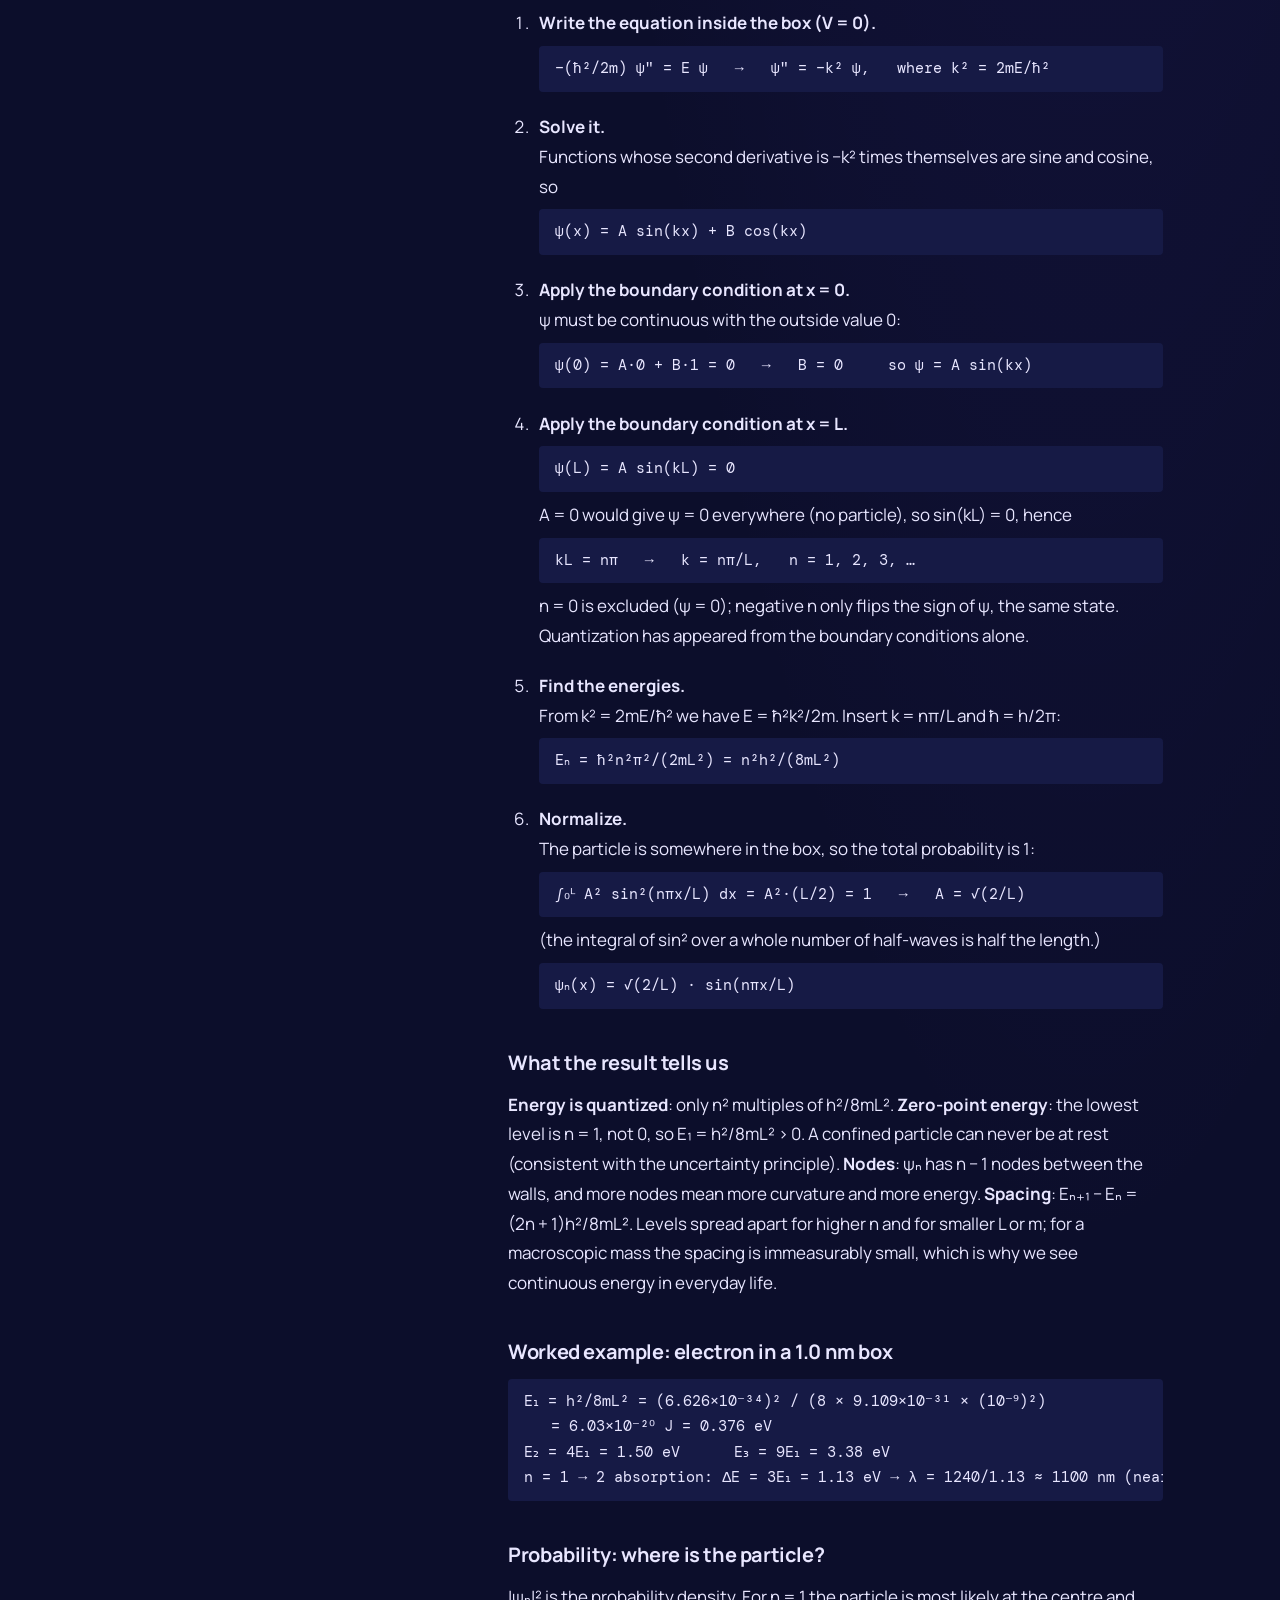
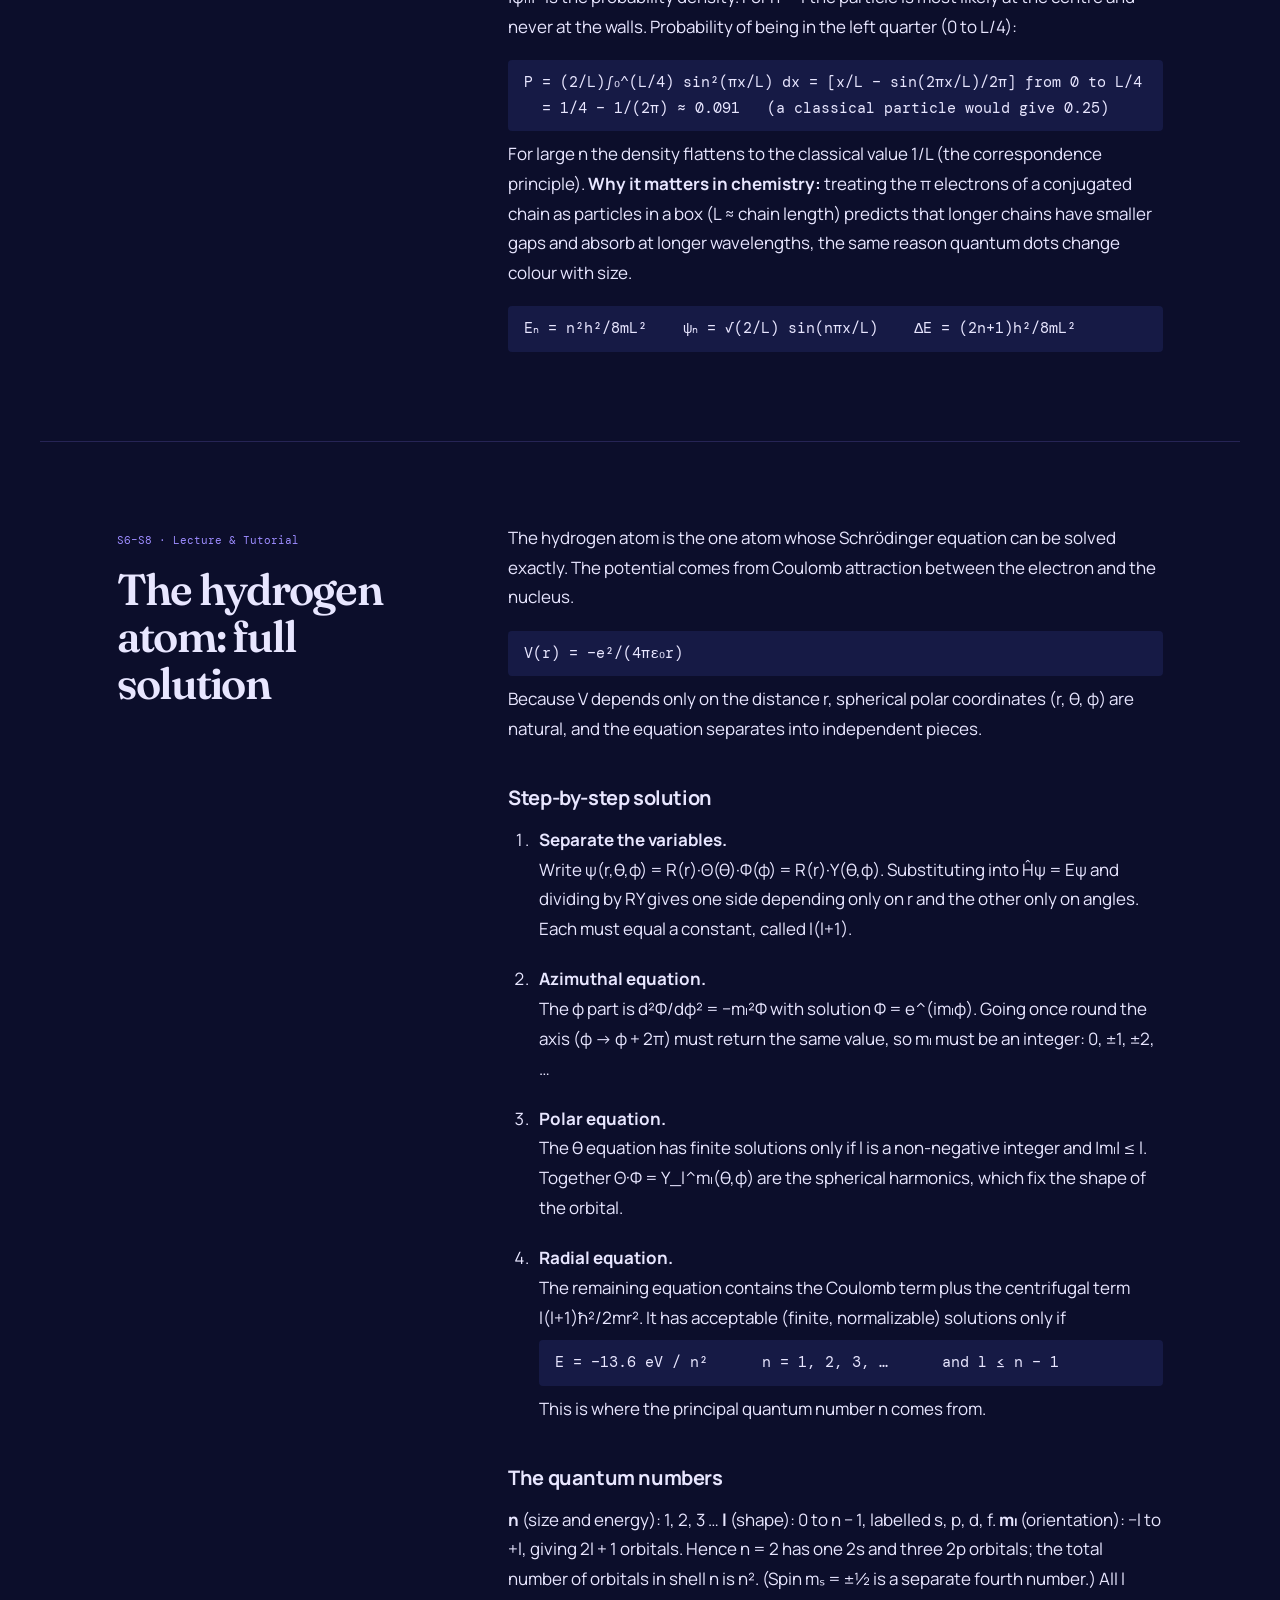
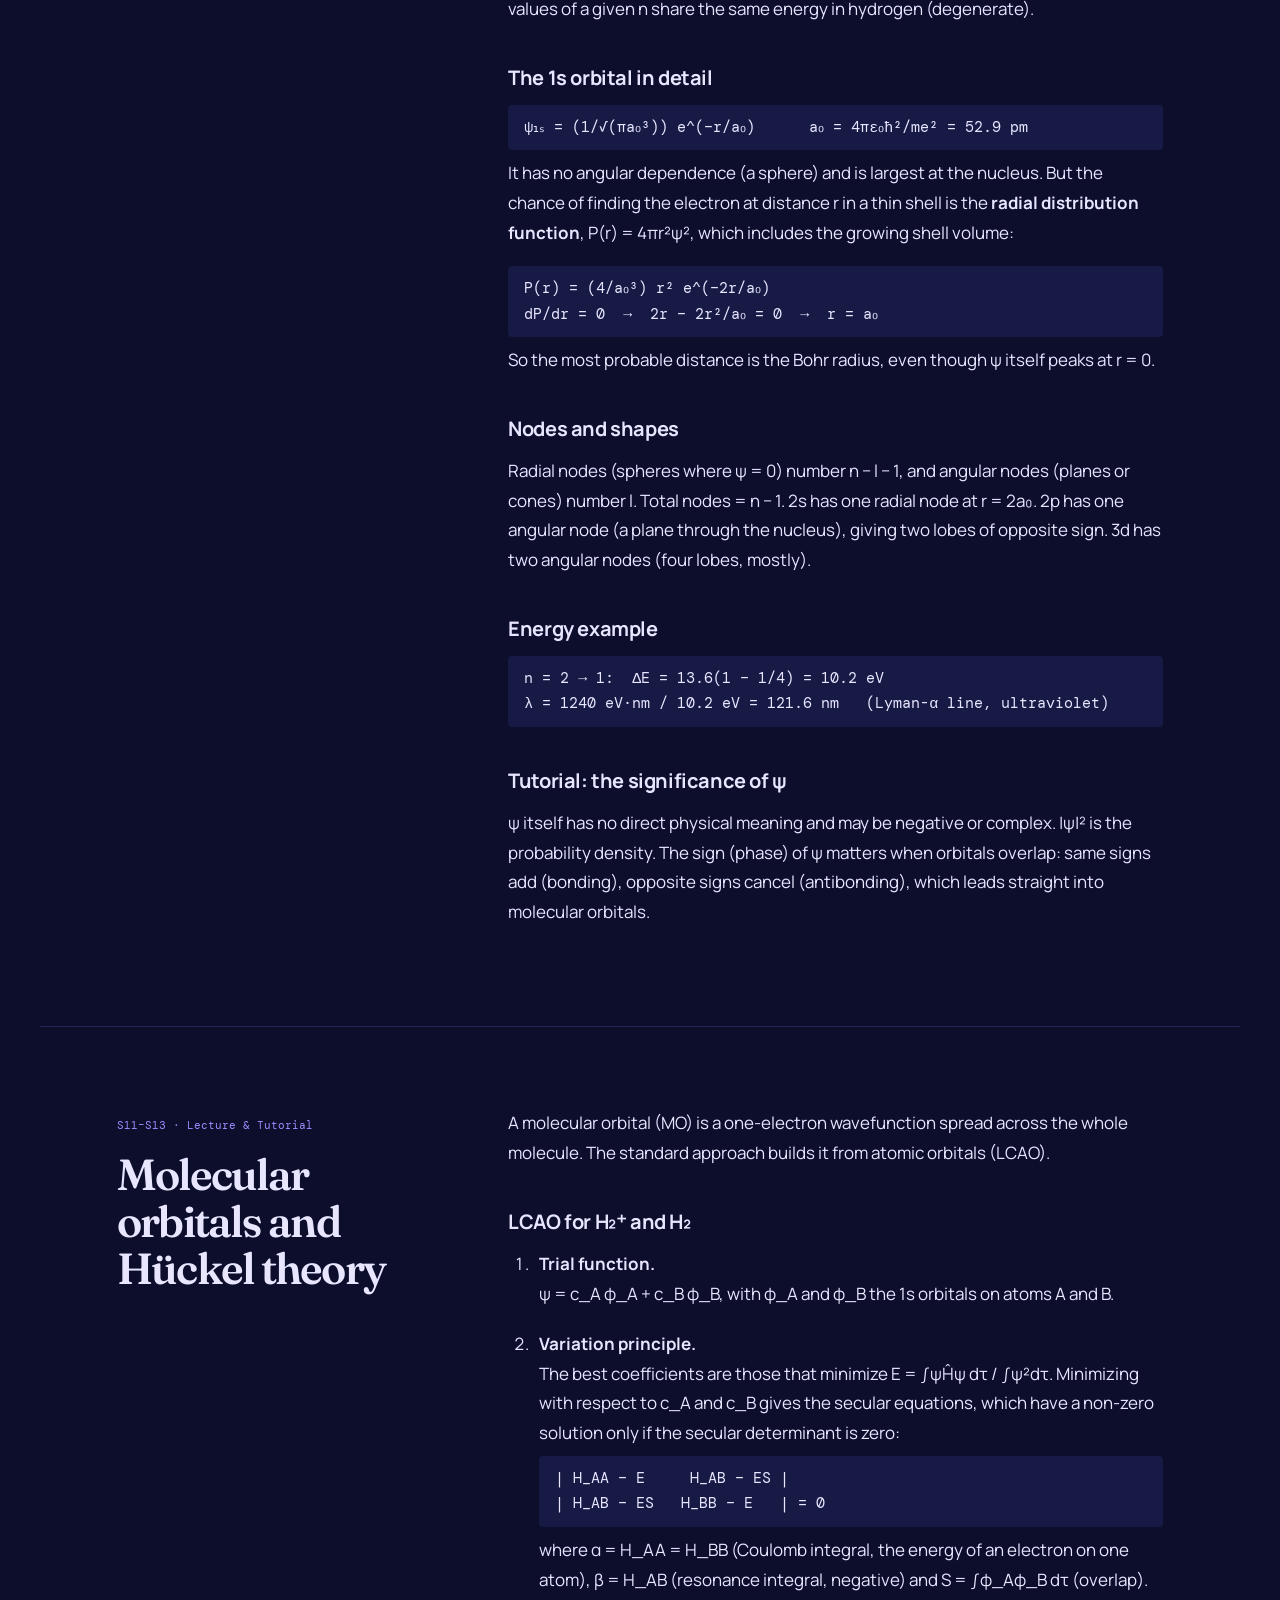
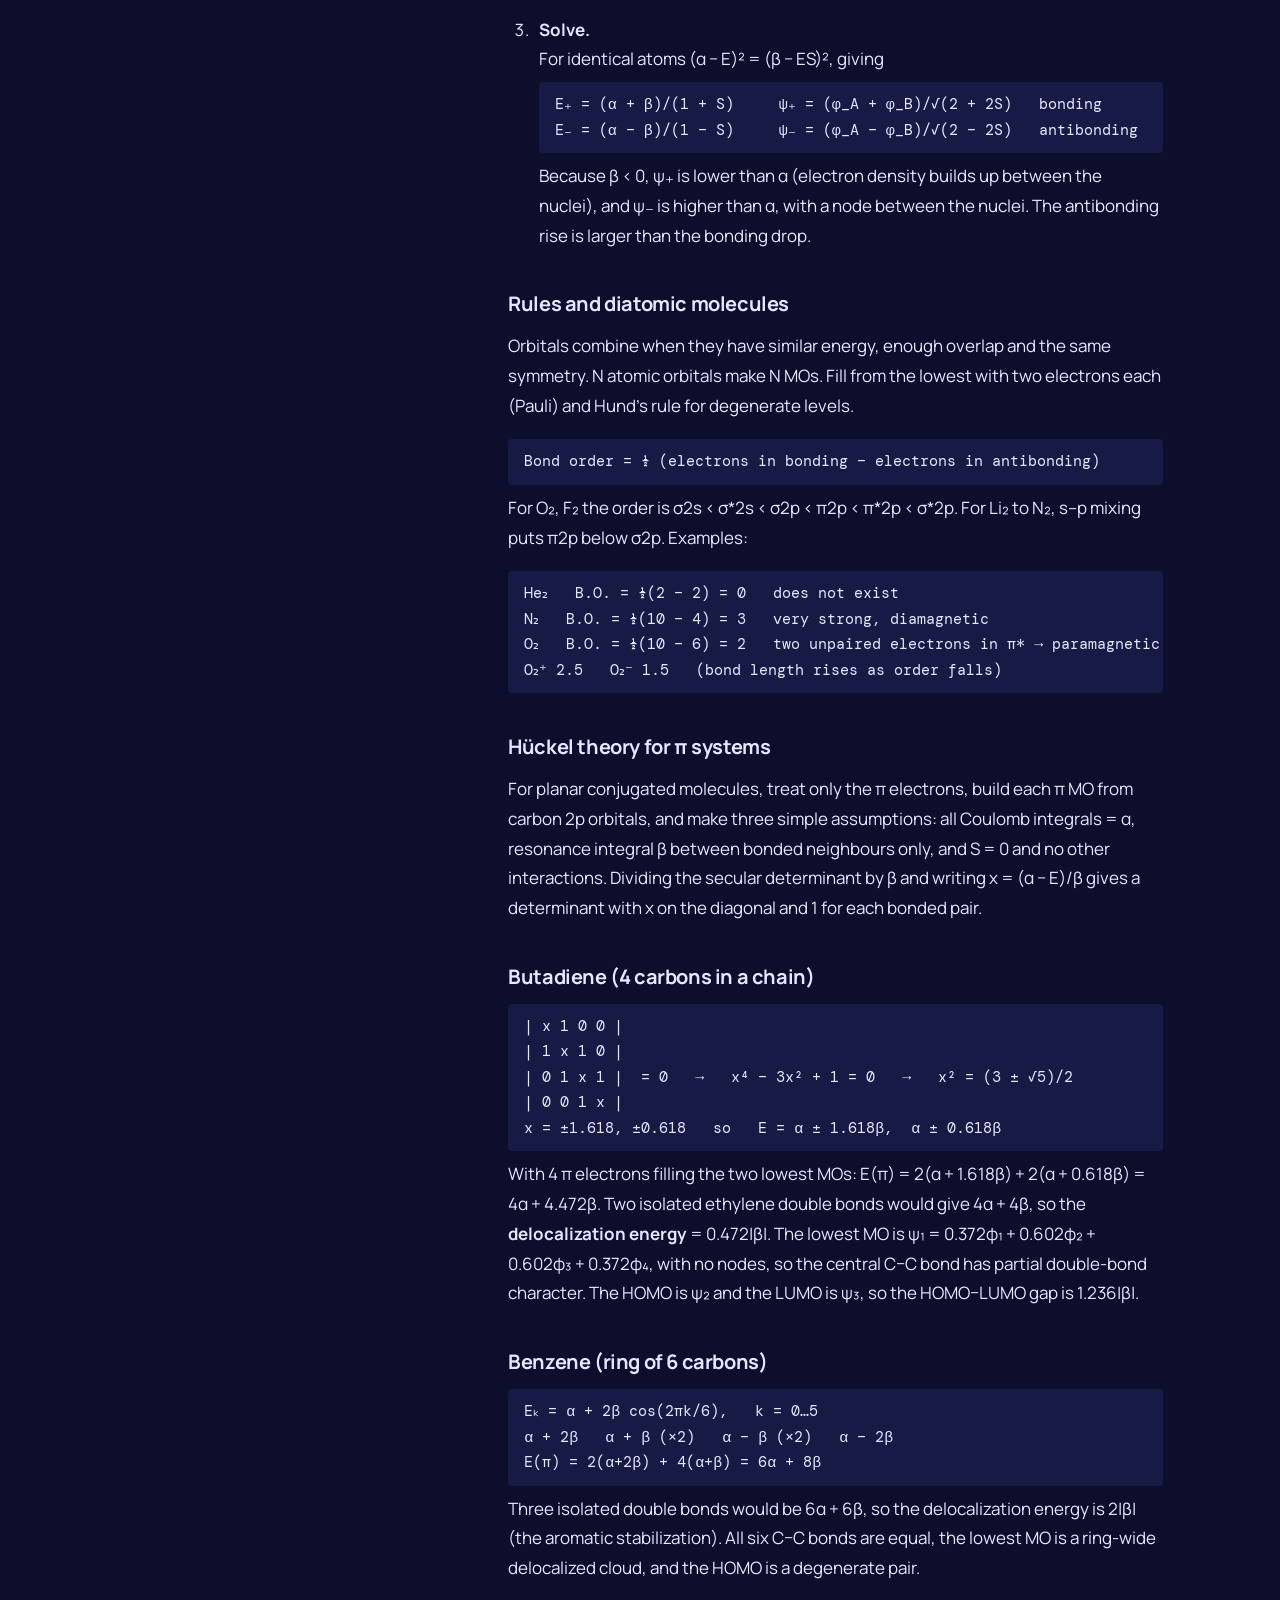
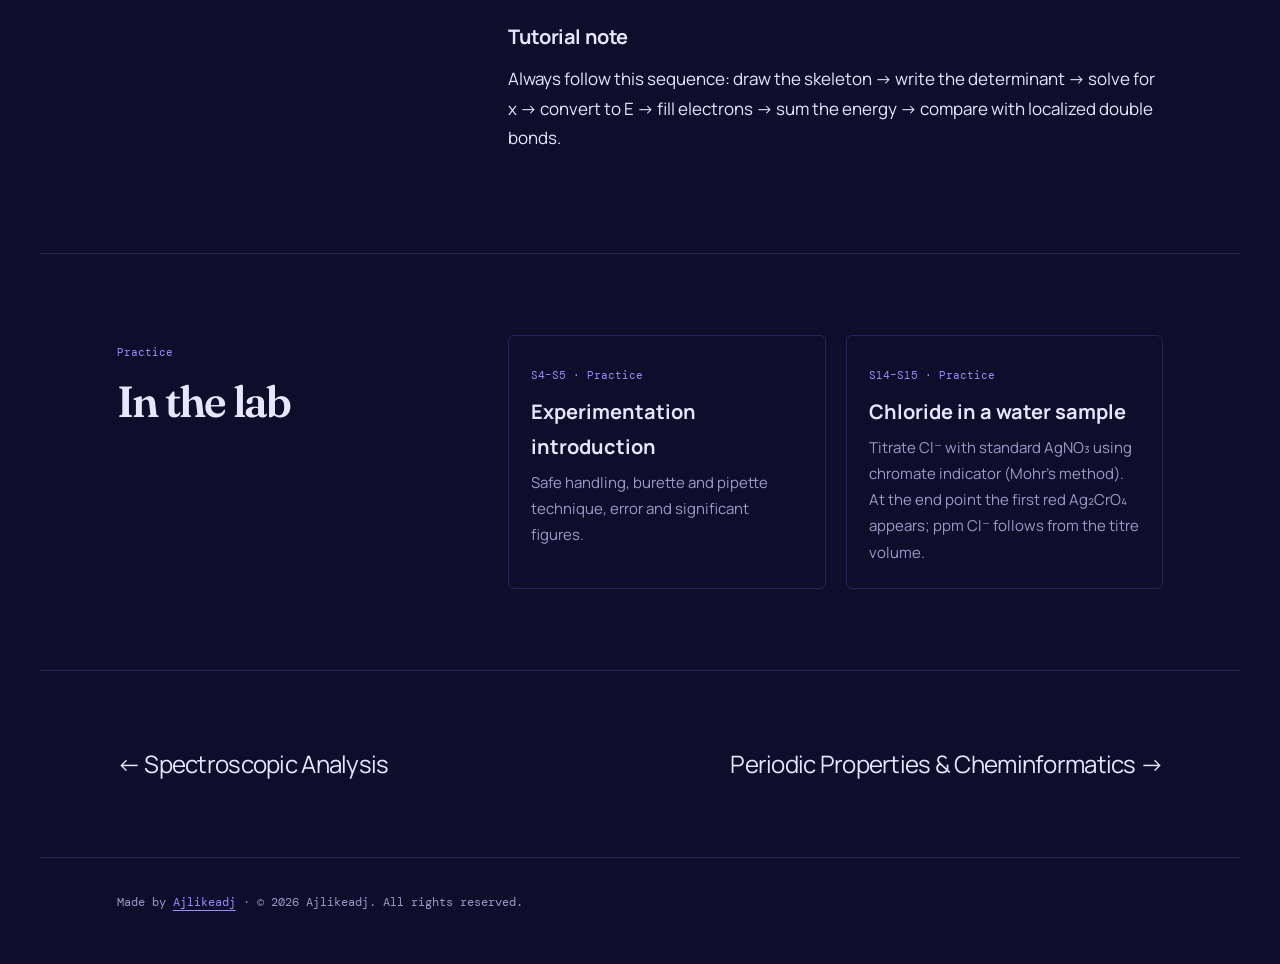
<file: quantum.html>
<!-- © 2026 Ajlikeadj · https://github.com/ajlikeadj · All rights reserved. Copying, editing or redistributing without written permission is not allowed. -->
<!doctype html><html lang="en"><head><meta charset="utf-8"><meta name="author" content="Ajlikeadj"><meta name="copyright" content="© 2026 Ajlikeadj. All rights reserved."><meta name="viewport" content="width=device-width,initial-scale=1"><title>Quantum Chemistry — Chemistry for Computer Science</title><link rel="stylesheet" href="chem.css"></head><body class="t-quantum"><div class="bar"></div><header class="top"><nav aria-label="Units"><a href="index.html">Home</a><a href="quantum.html" class=on>Quantum Chemistry</a><a href="periodic.html">Periodic Properties & Cheminformatics</a><a href="thermo.html">Thermodynamics & Electrochemistry</a><a href="materials.html">Materials Chemistry</a><a href="spectro.html">Spectroscopic Analysis</a></nav><button id="theme" aria-label="Toggle light or dark theme">LIGHT</button></header><main><section class="hero wrap"><div><small>UNIT 1 OF 5 · 15 SESSIONS · 26CYB1002J</small><h1>Quantum <em>Chemistry</em></h1><p>Chemistry for Computer Science. Scroll through each lecture topic, then see the practicals that put it to work.</p></div><div class="art draw"><svg viewBox="0 0 400 400" role="img" aria-label="Wavefunctions n=1, 2 and 3 in a one-dimensional box"><path d="M50 40V370M350 40V370" fill="none" style="stroke:var(--a);stroke-width:6;stroke-dasharray:none;animation:none;stroke-dashoffset:0"/><line x1="50" x2="350" y1="320" y2="320" style="stroke:#ffffff25;stroke-dasharray:3 5"/><path d="M50 320.0 L53 318.9 L56 317.9 L59 316.8 L62 315.7 L65 314.7 L68 313.6 L71 312.6 L74 311.5 L77 310.5 L80 309.5 L83 308.5 L86 307.5 L89 306.5 L92 305.5 L95 304.6 L98 303.6 L101 302.7 L104 301.8 L107 300.9 L110 300.0 L113 299.2 L116 298.3 L119 297.5 L122 296.7 L125 296.0 L128 295.2 L131 294.5 L134 293.8 L137 293.1 L140 292.5 L143 291.9 L146 291.3 L149 290.7 L152 290.2 L155 289.7 L158 289.2 L161 288.8 L164 288.4 L167 288.0 L170 287.7 L173 287.4 L176 287.1 L179 286.8 L182 286.6 L185 286.4 L188 286.3 L191 286.2 L194 286.1 L197 286.0 L200 286.0 L203 286.0 L206 286.1 L209 286.2 L212 286.3 L215 286.4 L218 286.6 L221 286.8 L224 287.1 L227 287.4 L230 287.7 L233 288.0 L236 288.4 L239 288.8 L242 289.2 L245 289.7 L248 290.2 L251 290.7 L254 291.3 L257 291.9 L260 292.5 L263 293.1 L266 293.8 L269 294.5 L272 295.2 L275 296.0 L278 296.7 L281 297.5 L284 298.3 L287 299.2 L290 300.0 L293 300.9 L296 301.8 L299 302.7 L302 303.6 L305 304.6 L308 305.5 L311 306.5 L314 307.5 L317 308.5 L320 309.5 L323 310.5 L326 311.5 L329 312.6 L332 313.6 L335 314.7 L338 315.7 L341 316.8 L344 317.9 L347 318.9 L350 320.0" fill="none" style="stroke:#9d8cff;stroke-width:3;stroke-linecap:round"/><text x="358" y="324" style="fill:#9d8cff;font:12px DM Mono,monospace">n=1</text><line x1="50" x2="350" y1="230" y2="230" style="stroke:#ffffff25;stroke-dasharray:3 5"/><path d="M50 230.0 L53 227.9 L56 225.7 L59 223.6 L62 221.5 L65 219.5 L68 217.5 L71 215.5 L74 213.6 L77 211.8 L80 210.0 L83 208.3 L86 206.7 L89 205.2 L92 203.8 L95 202.5 L98 201.3 L101 200.2 L104 199.2 L107 198.4 L110 197.7 L113 197.1 L116 196.6 L119 196.3 L122 196.1 L125 196.0 L128 196.1 L131 196.3 L134 196.6 L137 197.1 L140 197.7 L143 198.4 L146 199.2 L149 200.2 L152 201.3 L155 202.5 L158 203.8 L161 205.2 L164 206.7 L167 208.3 L170 210.0 L173 211.8 L176 213.6 L179 215.5 L182 217.5 L185 219.5 L188 221.5 L191 223.6 L194 225.7 L197 227.9 L200 230.0 L203 232.1 L206 234.3 L209 236.4 L212 238.5 L215 240.5 L218 242.5 L221 244.5 L224 246.4 L227 248.2 L230 250.0 L233 251.7 L236 253.3 L239 254.8 L242 256.2 L245 257.5 L248 258.7 L251 259.8 L254 260.8 L257 261.6 L260 262.3 L263 262.9 L266 263.4 L269 263.7 L272 263.9 L275 264.0 L278 263.9 L281 263.7 L284 263.4 L287 262.9 L290 262.3 L293 261.6 L296 260.8 L299 259.8 L302 258.7 L305 257.5 L308 256.2 L311 254.8 L314 253.3 L317 251.7 L320 250.0 L323 248.2 L326 246.4 L329 244.5 L332 242.5 L335 240.5 L338 238.5 L341 236.4 L344 234.3 L347 232.1 L350 230.0" fill="none" style="stroke:#c4b9ff;stroke-width:3;stroke-linecap:round"/><text x="358" y="234" style="fill:#c4b9ff;font:12px DM Mono,monospace">n=2</text><line x1="50" x2="350" y1="90" y2="90" style="stroke:#ffffff25;stroke-dasharray:3 5"/><path d="M50 90.0 L53 86.8 L56 83.6 L59 80.5 L62 77.5 L65 74.6 L68 71.8 L71 69.2 L74 66.7 L77 64.5 L80 62.5 L83 60.7 L86 59.2 L89 58.0 L92 57.1 L95 56.4 L98 56.1 L101 56.0 L104 56.3 L107 56.8 L110 57.7 L113 58.8 L116 60.2 L119 61.9 L122 63.8 L125 66.0 L128 68.3 L131 70.9 L134 73.6 L137 76.5 L140 79.5 L143 82.6 L146 85.7 L149 88.9 L152 92.1 L155 95.3 L158 98.5 L161 101.5 L164 104.5 L167 107.3 L170 110.0 L173 112.5 L176 114.8 L179 116.9 L182 118.7 L185 120.3 L188 121.6 L191 122.6 L194 123.4 L197 123.8 L200 124.0 L203 123.8 L206 123.4 L209 122.6 L212 121.6 L215 120.3 L218 118.7 L221 116.9 L224 114.8 L227 112.5 L230 110.0 L233 107.3 L236 104.5 L239 101.5 L242 98.5 L245 95.3 L248 92.1 L251 88.9 L254 85.7 L257 82.6 L260 79.5 L263 76.5 L266 73.6 L269 70.9 L272 68.3 L275 66.0 L278 63.8 L281 61.9 L284 60.2 L287 58.8 L290 57.7 L293 56.8 L296 56.3 L299 56.0 L302 56.1 L305 56.4 L308 57.1 L311 58.0 L314 59.2 L317 60.7 L320 62.5 L323 64.5 L326 66.7 L329 69.2 L332 71.8 L335 74.6 L338 77.5 L341 80.5 L344 83.6 L347 86.8 L350 90.0" fill="none" style="stroke:#7fd8ff;stroke-width:3;stroke-linecap:round"/><text x="358" y="94" style="fill:#7fd8ff;font:12px DM Mono,monospace">n=3</text><text x="200" y="392" text-anchor="middle" style="fill:var(--muted);font:12px DM Mono,monospace">Eₙ ∝ n² · ψₙ in a 1-D box</text></svg></div></section><nav class="sub wrap" hidden><a href="#classical">From classical to quantum mechanics</a><a href="#schrodinger">The Schrödinger equation</a><a href="#box">Particle in a box</a><a href="#hydrogen">The hydrogen atom: radial and angular parts</a><a href="#mo">Molecular orbitals</a></nav><section class="sec wrap rev" id="classical"><header><span class="tag">S1 · Lecture</span><h2>Classical to quantum mechanics: postulates</h2></header><div><p>Classical (Newtonian) mechanics assigns a particle an exact position and momentum at every instant and predicts its path. It works for cricket balls and planets, but around 1900 three experiments showed it fails for electrons and light.</p><h4>Three failures of classical physics</h4><ol class="steps"><li><b>Blackbody radiation.</b>Classical theory predicted infinite energy at short wavelengths (the “ultraviolet catastrophe”). Planck fixed it by assuming that oscillators exchange energy only in packets:<div class="eq">E = hν      h = 6.626×10⁻³⁴ J s</div></li><li><b>Photoelectric effect.</b>Light ejects electrons only if its frequency exceeds a threshold, however bright it is. Einstein: light is made of photons of energy hν, and one photon frees one electron:<div class="eq">KE(max) = hν − φ      (φ = work function)</div></li><li><b>Atomic spectra.</b>Hydrogen emits only certain wavelengths (lines), not a continuum. The lines obey the Rydberg formula, and classically an orbiting electron should spiral into the nucleus:<div class="eq">1/λ = R_H (1/n₁² − 1/n₂²)      R_H = 1.097×10⁷ m⁻¹</div></li></ol><h4>Matter waves</h4><p>de Broglie proposed that every particle has a wavelength, λ = h/p. Example: an electron accelerated through 100 V has p = √(2meV), so λ = h/√(2meV) ≈ 0.123 nm, comparable to atomic spacing (this is why electrons diffract from crystals). A 0.15 kg ball at 40 m/s has λ ≈ 10⁻³⁴ m, far too small to notice.</p><h4>The postulates of quantum mechanics</h4><ol class="steps"><li><b>Postulate 1: state.</b>The state of a system is completely described by a wavefunction ψ(x,y,z,t).</li><li><b>Postulate 2: Born interpretation.</b>|ψ|²dτ is the probability of finding the particle in volume dτ. Since the particle must be somewhere, ∫|ψ|²dτ = 1 (normalization).</li><li><b>Postulate 3: operators.</b>Each observable has an operator: position x̂ = x, momentum p̂ₓ = −iħ d/dx, energy Ĥ = −(ħ²/2m)∇² + V.</li><li><b>Postulate 4: measurement.</b>A measurement can only give an eigenvalue a of the operator, where Âψ = aψ. Check: p̂ acting on e^(ikx) gives −iħ(ik)e^(ikx) = ħk e^(ikx), so the momentum is ħk = h/λ, matching de Broglie.</li><li><b>Postulate 5: dynamics.</b>The state evolves by iħ ∂Ψ/∂t = ĤΨ.</li></ol><h4>Uncertainty principle</h4><p>Because x̂ and p̂ do not commute, position and momentum cannot both be known exactly:</p><div class="eq">Δx · Δp ≥ ħ/2</div><p>It is not instrument error; it is built into wave behaviour. Confining an electron to a small region (small Δx) forces a large Δp, which is the reason a confined particle has zero-point energy.</p></div></section><section class="sec wrap rev" id="schrodinger"><header><span class="tag">S2 · Lecture</span><h2>The Schrödinger equation: derivation and meaning</h2></header><div><p>Schrödinger did not prove his equation from earlier physics; it is a postulate that fits experiment. But it can be <em>motivated</em> in four short steps, by combining the wave picture of the electron with energy conservation.</p><ol class="steps"><li><b>Start with a standing wave.</b> A wave in one dimension with wavelength λ can be written ψ = A sin(2πx/λ). Differentiate twice:<div class="eq">dψ/dx = (2π/λ) A cos(2πx/λ)
d²ψ/dx² = −(2π/λ)² A sin(2πx/λ) = −(2π/λ)² ψ</div></li><li><b>Bring in the electron’s wavelength.</b> de Broglie: λ = h/p, so 2π/λ = 2πp/h = p/ħ (where ħ = h/2π). Substituting:<div class="eq">d²ψ/dx² = −(p²/ħ²) ψ</div></li><li><b>Bring in energy.</b> Total energy = kinetic + potential: E = p²/2m + V(x). Rearranged, p² = 2m(E − V). Substituting this for p²:<div class="eq">d²ψ/dx² = −(2m/ħ²)(E − V) ψ</div></li><li><b>Rearrange.</b> Multiply by −ħ²/2m and move Vψ across:<div class="eq">−(ħ²/2m) d²ψ/dx² + V(x) ψ = E ψ</div>This is the <b>time-independent Schrödinger equation</b> in one dimension.</li></ol><h4>Reading the equation</h4><p>The first term is the kinetic-energy operator. d²ψ/dx² measures how sharply ψ curves, so a more tightly curved (more “wiggly”) wavefunction has higher kinetic energy. The second term is potential energy. Together they form the Hamiltonian operator Ĥ, giving the compact form Ĥψ = Eψ: <em>an operator acting on a function returns the same function times a number.</em> Such a function is an eigenfunction and the number E is its eigenvalue, the allowed energy. In three dimensions d²/dx² becomes the Laplacian ∇² = ∂²/∂x² + ∂²/∂y² + ∂²/∂z².</p><h4>Why energy becomes quantized</h4><p>Mathematically the equation has solutions for every E. Physically ψ must be (1) single-valued, (2) continuous with a continuous slope where V is finite, (3) finite everywhere, and (4) normalizable: ∫|ψ|²dτ = 1. Only certain values of E allow a solution that meets these boundary conditions, and that is the origin of quantization. The next topic shows this happening.</p><h4>Time-dependent form</h4><p>When the state changes in time: iħ ∂Ψ/∂t = ĤΨ. If V does not depend on time, Ψ(x,t) = ψ(x)·e^(−iEt/ħ), and the spatial part obeys the equation above. These stationary states have |Ψ|² independent of time.</p><div class="eq">Ĥψ = Eψ    Ĥ = −(ħ²/2m)∇² + V    |ψ|² = probability density</div></div></section><section class="sec wrap rev" id="box"><header><span class="tag">S3, S9–S10 · Tutorial & Practice</span><h2>Particle in a 1-D box: full solution</h2></header><div><p><b>The model.</b> A particle of mass m moves along x between impenetrable walls at x = 0 and x = L. Inside, the potential is zero; outside, it is infinite.</p><div class="eq">V(x) = 0    for 0 < x < L
V(x) = ∞    for x ≤ 0 or x ≥ L</div><p>Since the particle cannot be where V is infinite, ψ = 0 outside the box. Only the inside needs solving.</p><ol class="steps"><li><b>Write the equation inside the box (V = 0).</b><div class="eq">−(ħ²/2m) ψ″ = E ψ   →   ψ″ = −k² ψ,   where k² = 2mE/ħ²</div></li><li><b>Solve it.</b> Functions whose second derivative is −k² times themselves are sine and cosine, so<div class="eq">ψ(x) = A sin(kx) + B cos(kx)</div></li><li><b>Apply the boundary condition at x = 0.</b> ψ must be continuous with the outside value 0:<div class="eq">ψ(0) = A·0 + B·1 = 0   →   B = 0     so ψ = A sin(kx)</div></li><li><b>Apply the boundary condition at x = L.</b><div class="eq">ψ(L) = A sin(kL) = 0</div>A = 0 would give ψ = 0 everywhere (no particle), so sin(kL) = 0, hence<div class="eq">kL = nπ   →   k = nπ/L,   n = 1, 2, 3, …</div>n = 0 is excluded (ψ = 0); negative n only flips the sign of ψ, the same state. Quantization has appeared from the boundary conditions alone.</li><li><b>Find the energies.</b> From k² = 2mE/ħ² we have E = ħ²k²/2m. Insert k = nπ/L and ħ = h/2π:<div class="eq">Eₙ = ħ²n²π²/(2mL²) = n²h²/(8mL²)</div></li><li><b>Normalize.</b> The particle is somewhere in the box, so the total probability is 1:<div class="eq">∫₀ᴸ A² sin²(nπx/L) dx = A²·(L/2) = 1   →   A = √(2/L)</div>(the integral of sin² over a whole number of half-waves is half the length.)<div class="eq">ψₙ(x) = √(2/L) · sin(nπx/L)</div></li></ol><h4>What the result tells us</h4><p><b>Energy is quantized</b>: only n² multiples of h²/8mL². <b>Zero-point energy</b>: the lowest level is n = 1, not 0, so E₁ = h²/8mL² > 0. A confined particle can never be at rest (consistent with the uncertainty principle). <b>Nodes</b>: ψₙ has n − 1 nodes between the walls, and more nodes mean more curvature and more energy. <b>Spacing</b>: Eₙ₊₁ − Eₙ = (2n + 1)h²/8mL². Levels spread apart for higher n and for smaller L or m; for a macroscopic mass the spacing is immeasurably small, which is why we see continuous energy in everyday life.</p><h4>Worked example: electron in a 1.0 nm box</h4><div class="eq">E₁ = h²/8mL² = (6.626×10⁻³⁴)² / (8 × 9.109×10⁻³¹ × (10⁻⁹)²)
   = 6.03×10⁻²⁰ J = 0.376 eV
E₂ = 4E₁ = 1.50 eV      E₃ = 9E₁ = 3.38 eV
n = 1 → 2 absorption: ΔE = 3E₁ = 1.13 eV → λ = 1240/1.13 ≈ 1100 nm (near-infrared)</div><h4>Probability: where is the particle?</h4><p>|ψₙ|² is the probability density. For n = 1 the particle is most likely at the centre and never at the walls. Probability of being in the left quarter (0 to L/4):</p><div class="eq">P = (2/L)∫₀^(L/4) sin²(πx/L) dx = [x/L − sin(2πx/L)/2π] from 0 to L/4
  = 1/4 − 1/(2π) ≈ 0.091   (a classical particle would give 0.25)</div><p>For large n the density flattens to the classical value 1/L (the correspondence principle). <b>Why it matters in chemistry:</b> treating the π electrons of a conjugated chain as particles in a box (L ≈ chain length) predicts that longer chains have smaller gaps and absorb at longer wavelengths, the same reason quantum dots change colour with size.</p><div class="eq">Eₙ = n²h²/8mL²    ψₙ = √(2/L) sin(nπx/L)    ΔE = (2n+1)h²/8mL²</div></div></section><section class="sec wrap rev" id="hydrogen"><header><span class="tag">S6–S8 · Lecture & Tutorial</span><h2>The hydrogen atom: full solution</h2></header><div><p>The hydrogen atom is the one atom whose Schrödinger equation can be solved exactly. The potential comes from Coulomb attraction between the electron and the nucleus.</p><div class="eq">V(r) = −e²/(4πε₀r)</div><p>Because V depends only on the distance r, spherical polar coordinates (r, θ, φ) are natural, and the equation separates into independent pieces.</p><h4>Step-by-step solution</h4><ol class="steps"><li><b>Separate the variables.</b>Write ψ(r,θ,φ) = R(r)·Θ(θ)·Φ(φ) = R(r)·Y(θ,φ). Substituting into Ĥψ = Eψ and dividing by RY gives one side depending only on r and the other only on angles. Each must equal a constant, called l(l+1).</li><li><b>Azimuthal equation.</b>The φ part is d²Φ/dφ² = −mₗ²Φ with solution Φ = e^(imₗφ). Going once round the axis (φ → φ + 2π) must return the same value, so mₗ must be an integer: 0, ±1, ±2, …</li><li><b>Polar equation.</b>The θ equation has finite solutions only if l is a non-negative integer and |mₗ| ≤ l. Together Θ·Φ = Y_l^mₗ(θ,φ) are the spherical harmonics, which fix the shape of the orbital.</li><li><b>Radial equation.</b>The remaining equation contains the Coulomb term plus the centrifugal term l(l+1)ħ²/2mr². It has acceptable (finite, normalizable) solutions only if<div class="eq">E = −13.6 eV / n²      n = 1, 2, 3, …      and l ≤ n − 1</div>This is where the principal quantum number n comes from.</li></ol><h4>The quantum numbers</h4><p><b>n</b> (size and energy): 1, 2, 3 … <b>l</b> (shape): 0 to n − 1, labelled s, p, d, f. <b>mₗ</b> (orientation): −l to +l, giving 2l + 1 orbitals. Hence n = 2 has one 2s and three 2p orbitals; the total number of orbitals in shell n is n². (Spin mₛ = ±½ is a separate fourth number.) All l values of a given n share the same energy in hydrogen (degenerate).</p><h4>The 1s orbital in detail</h4><div class="eq">ψ₁ₛ = (1/√(πa₀³)) e^(−r/a₀)      a₀ = 4πε₀ħ²/me² = 52.9 pm</div><p>It has no angular dependence (a sphere) and is largest at the nucleus. But the chance of finding the electron at distance r in a thin shell is the <b>radial distribution function</b>, P(r) = 4πr²ψ², which includes the growing shell volume:</p><div class="eq">P(r) = (4/a₀³) r² e^(−2r/a₀)
dP/dr = 0  →  2r − 2r²/a₀ = 0  →  r = a₀</div><p>So the most probable distance is the Bohr radius, even though ψ itself peaks at r = 0.</p><h4>Nodes and shapes</h4><p>Radial nodes (spheres where ψ = 0) number n − l − 1, and angular nodes (planes or cones) number l. Total nodes = n − 1. 2s has one radial node at r = 2a₀. 2p has one angular node (a plane through the nucleus), giving two lobes of opposite sign. 3d has two angular nodes (four lobes, mostly).</p><h4>Energy example</h4><div class="eq">n = 2 → 1:  ΔE = 13.6(1 − 1/4) = 10.2 eV
λ = 1240 eV·nm / 10.2 eV = 121.6 nm   (Lyman-α line, ultraviolet)</div><h4>Tutorial: the significance of ψ</h4><p>ψ itself has no direct physical meaning and may be negative or complex. |ψ|² is the probability density. The sign (phase) of ψ matters when orbitals overlap: same signs add (bonding), opposite signs cancel (antibonding), which leads straight into molecular orbitals.</p></div></section><section class="sec wrap rev" id="mo"><header><span class="tag">S11–S13 · Lecture & Tutorial</span><h2>Molecular orbitals and Hückel theory</h2></header><div><p>A molecular orbital (MO) is a one-electron wavefunction spread across the whole molecule. The standard approach builds it from atomic orbitals (LCAO).</p><h4>LCAO for H₂⁺ and H₂</h4><ol class="steps"><li><b>Trial function.</b>ψ = c_A φ_A + c_B φ_B, with φ_A and φ_B the 1s orbitals on atoms A and B.</li><li><b>Variation principle.</b>The best coefficients are those that minimize E = ∫ψĤψ dτ / ∫ψ²dτ. Minimizing with respect to c_A and c_B gives the secular equations, which have a non-zero solution only if the secular determinant is zero:<div class="eq">| H_AA − E     H_AB − ES |
| H_AB − ES   H_BB − E   | = 0</div>where α = H_AA = H_BB (Coulomb integral, the energy of an electron on one atom), β = H_AB (resonance integral, negative) and S = ∫φ_Aφ_B dτ (overlap).</li><li><b>Solve.</b>For identical atoms (α − E)² = (β − ES)², giving<div class="eq">E₊ = (α + β)/(1 + S)     ψ₊ = (φ_A + φ_B)/√(2 + 2S)   bonding
E₋ = (α − β)/(1 − S)     ψ₋ = (φ_A − φ_B)/√(2 − 2S)   antibonding</div>Because β < 0, ψ₊ is lower than α (electron density builds up between the nuclei), and ψ₋ is higher than α, with a node between the nuclei. The antibonding rise is larger than the bonding drop.</li></ol><h4>Rules and diatomic molecules</h4><p>Orbitals combine when they have similar energy, enough overlap and the same symmetry. N atomic orbitals make N MOs. Fill from the lowest with two electrons each (Pauli) and Hund’s rule for degenerate levels.</p><div class="eq">Bond order = ½ (electrons in bonding − electrons in antibonding)</div><p>For O₂, F₂ the order is σ2s < σ*2s < σ2p < π2p < π*2p < σ*2p. For Li₂ to N₂, s–p mixing puts π2p below σ2p. Examples:</p><div class="eq">He₂   B.O. = ½(2 − 2) = 0   does not exist
N₂   B.O. = ½(10 − 4) = 3   very strong, diamagnetic
O₂   B.O. = ½(10 − 6) = 2   two unpaired electrons in π* → paramagnetic
O₂⁺ 2.5   O₂⁻ 1.5   (bond length rises as order falls)</div><h4>Hückel theory for π systems</h4><p>For planar conjugated molecules, treat only the π electrons, build each π MO from carbon 2p orbitals, and make three simple assumptions: all Coulomb integrals = α, resonance integral β between bonded neighbours only, and S = 0 and no other interactions. Dividing the secular determinant by β and writing x = (α − E)/β gives a determinant with x on the diagonal and 1 for each bonded pair.</p><h4>Butadiene (4 carbons in a chain)</h4><div class="eq">| x 1 0 0 |
| 1 x 1 0 |
| 0 1 x 1 |  = 0   →   x⁴ − 3x² + 1 = 0   →   x² = (3 ± √5)/2
| 0 0 1 x |
x = ±1.618, ±0.618   so   E = α ± 1.618β,  α ± 0.618β</div><p>With 4 π electrons filling the two lowest MOs: E(π) = 2(α + 1.618β) + 2(α + 0.618β) = 4α + 4.472β. Two isolated ethylene double bonds would give 4α + 4β, so the <b>delocalization energy</b> = 0.472|β|. The lowest MO is ψ₁ = 0.372φ₁ + 0.602φ₂ + 0.602φ₃ + 0.372φ₄, with no nodes, so the central C–C bond has partial double-bond character. The HOMO is ψ₂ and the LUMO is ψ₃, so the HOMO–LUMO gap is 1.236|β|.</p><h4>Benzene (ring of 6 carbons)</h4><div class="eq">Eₖ = α + 2β cos(2πk/6),   k = 0…5
α + 2β   α + β (×2)   α − β (×2)   α − 2β
E(π) = 2(α+2β) + 4(α+β) = 6α + 8β</div><p>Three isolated double bonds would be 6α + 6β, so the delocalization energy is 2|β| (the aromatic stabilization). All six C–C bonds are equal, the lowest MO is a ring-wide delocalized cloud, and the HOMO is a degenerate pair.</p><h4>Tutorial note</h4><p>Always follow this sequence: draw the skeleton → write the determinant → solve for x → convert to E → fill electrons → sum the energy → compare with localized double bonds.</p></div></section><section class="sec wrap rev" id="labs"><header><span class="tag">Practice</span><h2>In the lab</h2></header><div class="labs"><div class="lab"><span class="tag">S4–S5 · Practice</span><h3>Experimentation introduction</h3><p>Safe handling, burette and pipette technique, error and significant figures.</p></div><div class="lab"><span class="tag">S14–S15 · Practice</span><h3>Chloride in a water sample</h3><p>Titrate Cl⁻ with standard AgNO₃ using chromate indicator (Mohr’s method). At the end point the first red Ag₂CrO₄ appears; ppm Cl⁻ follows from the titre volume.</p></div></div></section><nav class="nav wrap" aria-label="Next unit"><a href="spectro.html">← Spectroscopic Analysis</a><a href="periodic.html">Periodic Properties & Cheminformatics →</a></nav></main><footer class="credit wrap">Made by <a href="https://github.com/ajlikeadj" target="_blank" rel="noopener">Ajlikeadj</a> · © 2026 Ajlikeadj. All rights reserved.</footer><script src="chem.js"></script></body></html>
</file>
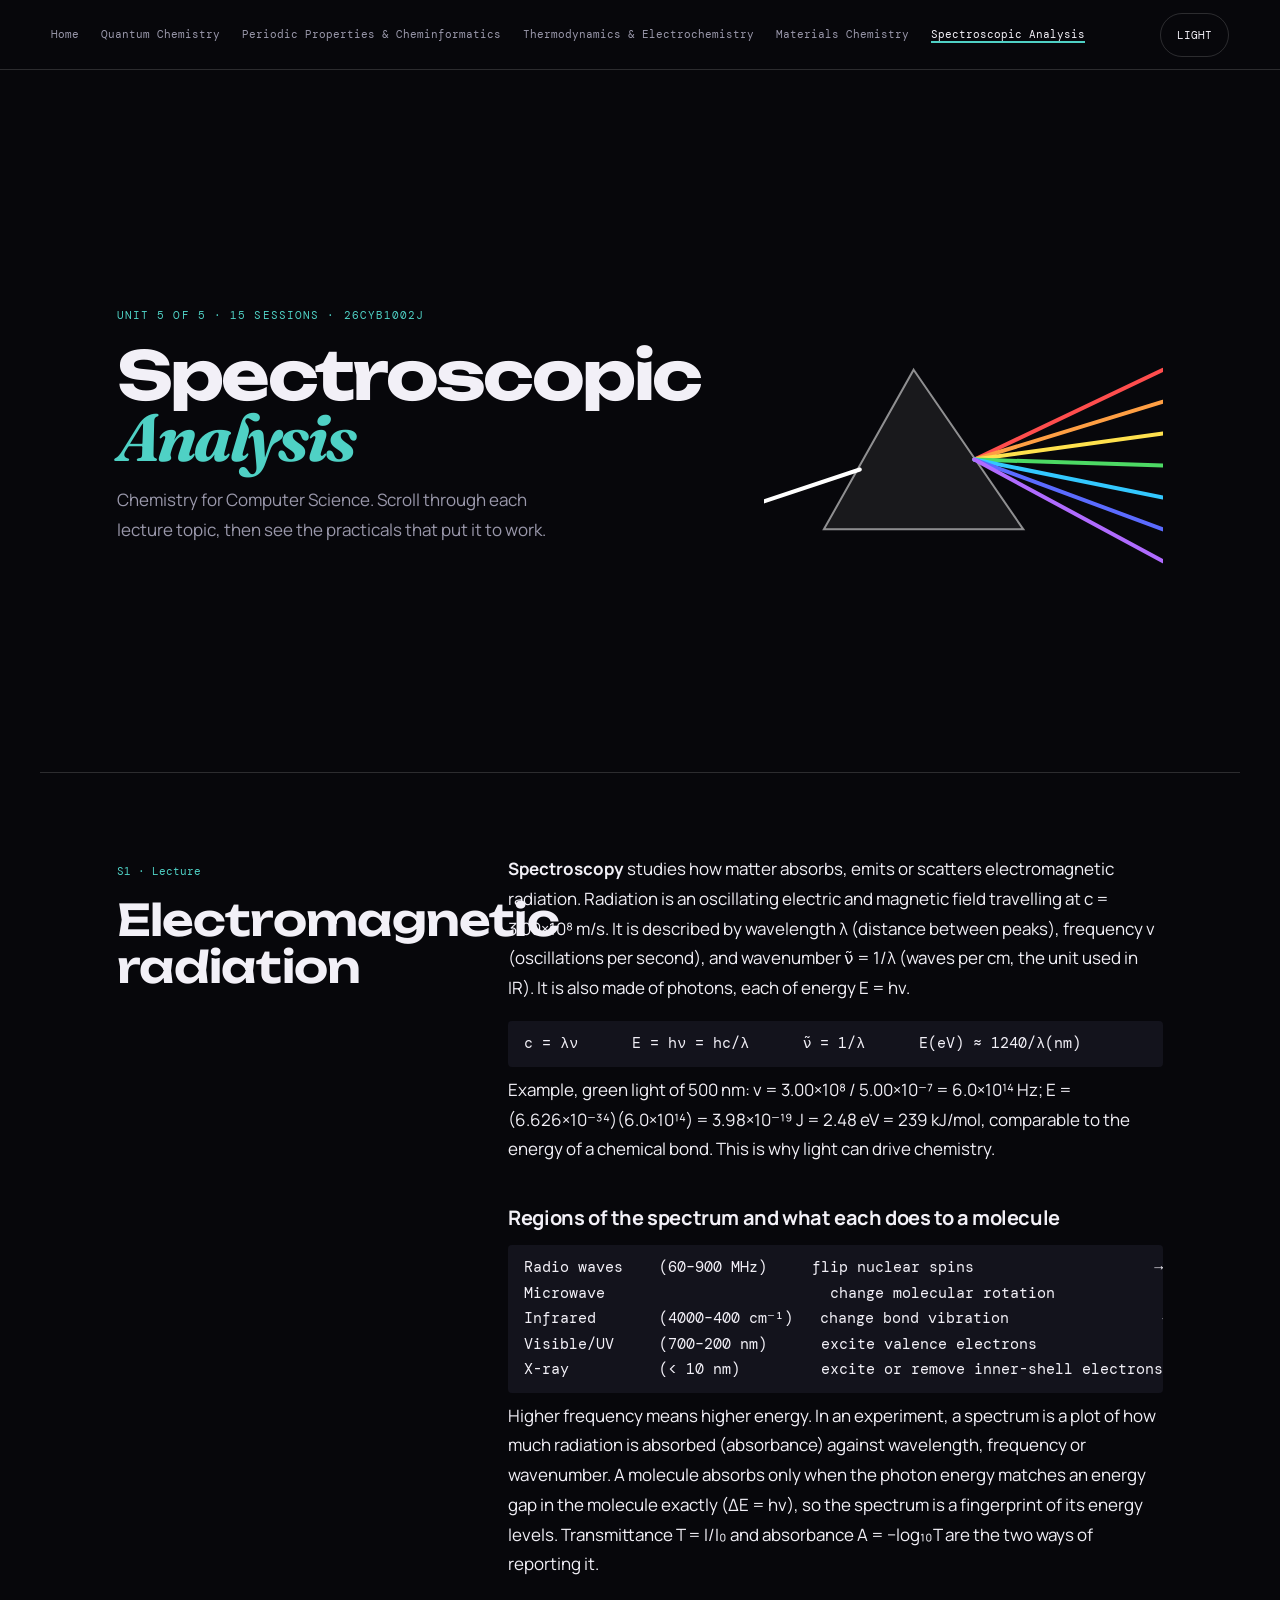
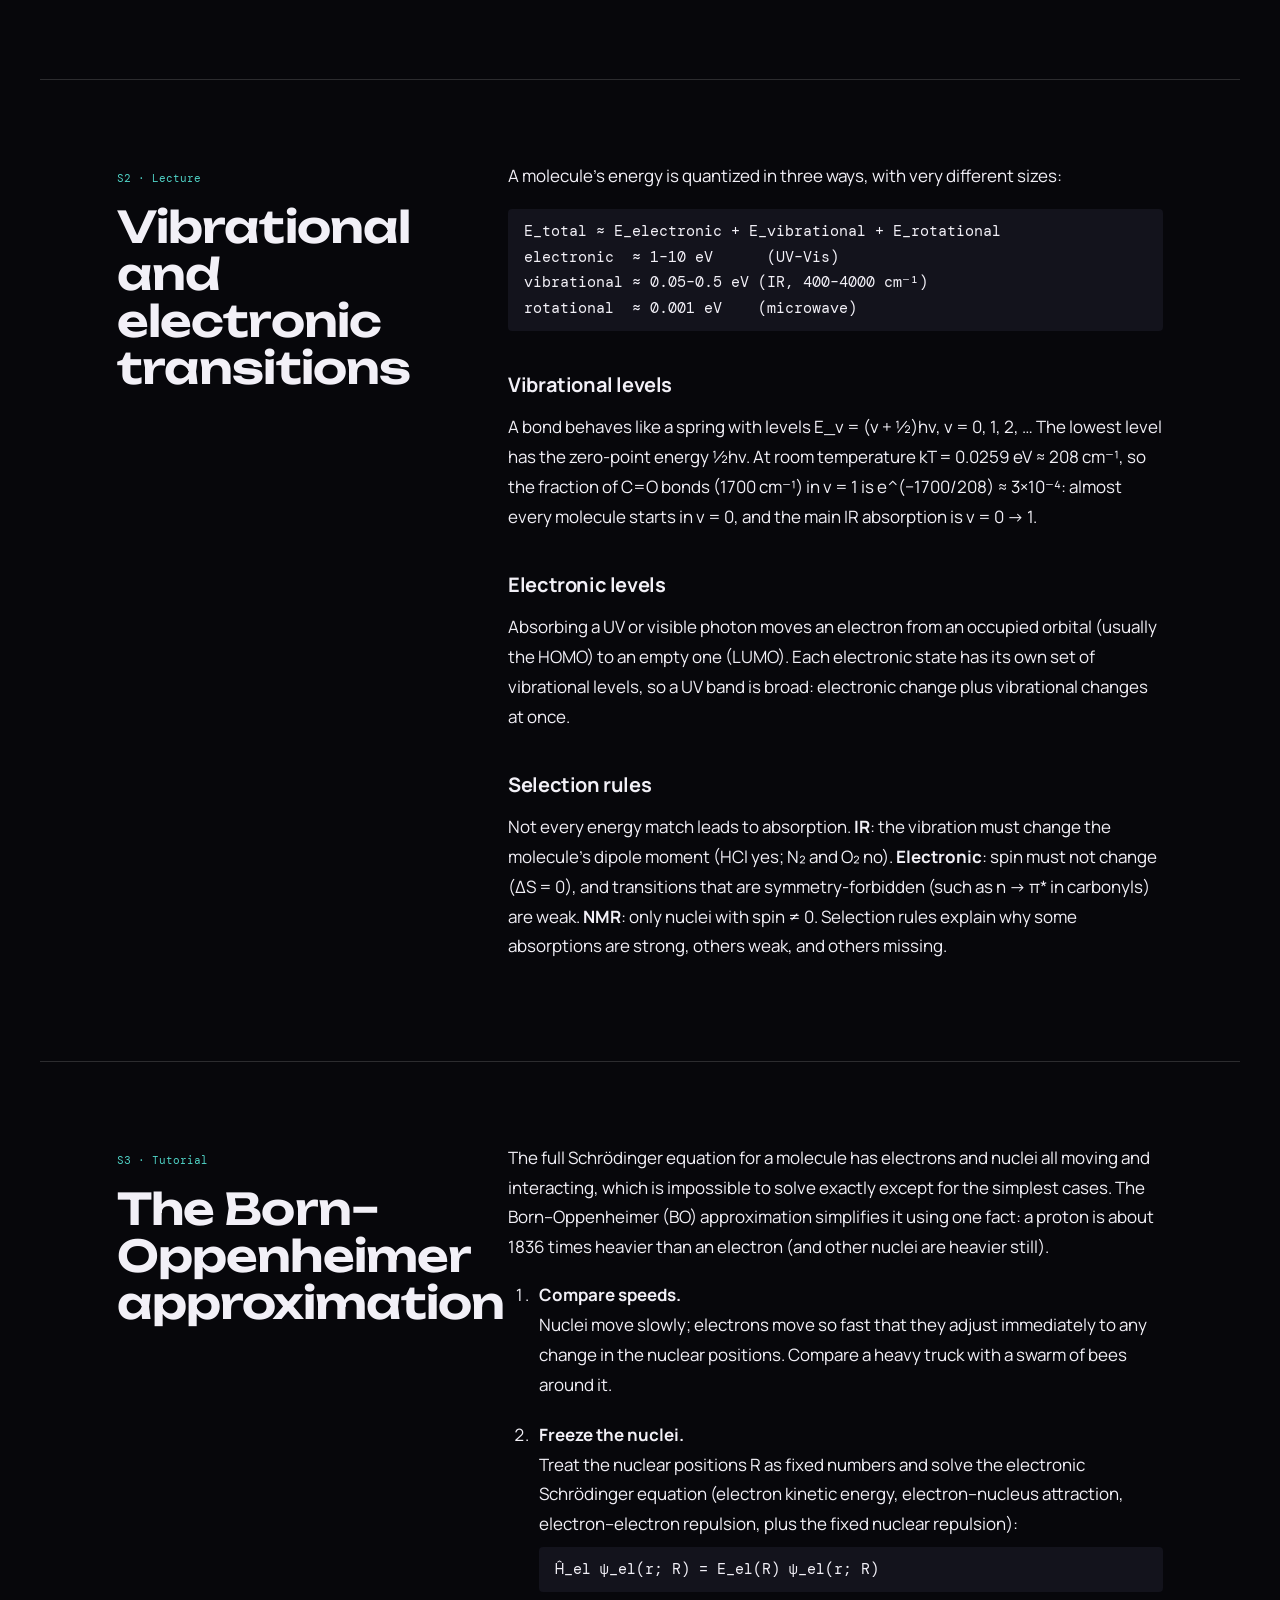
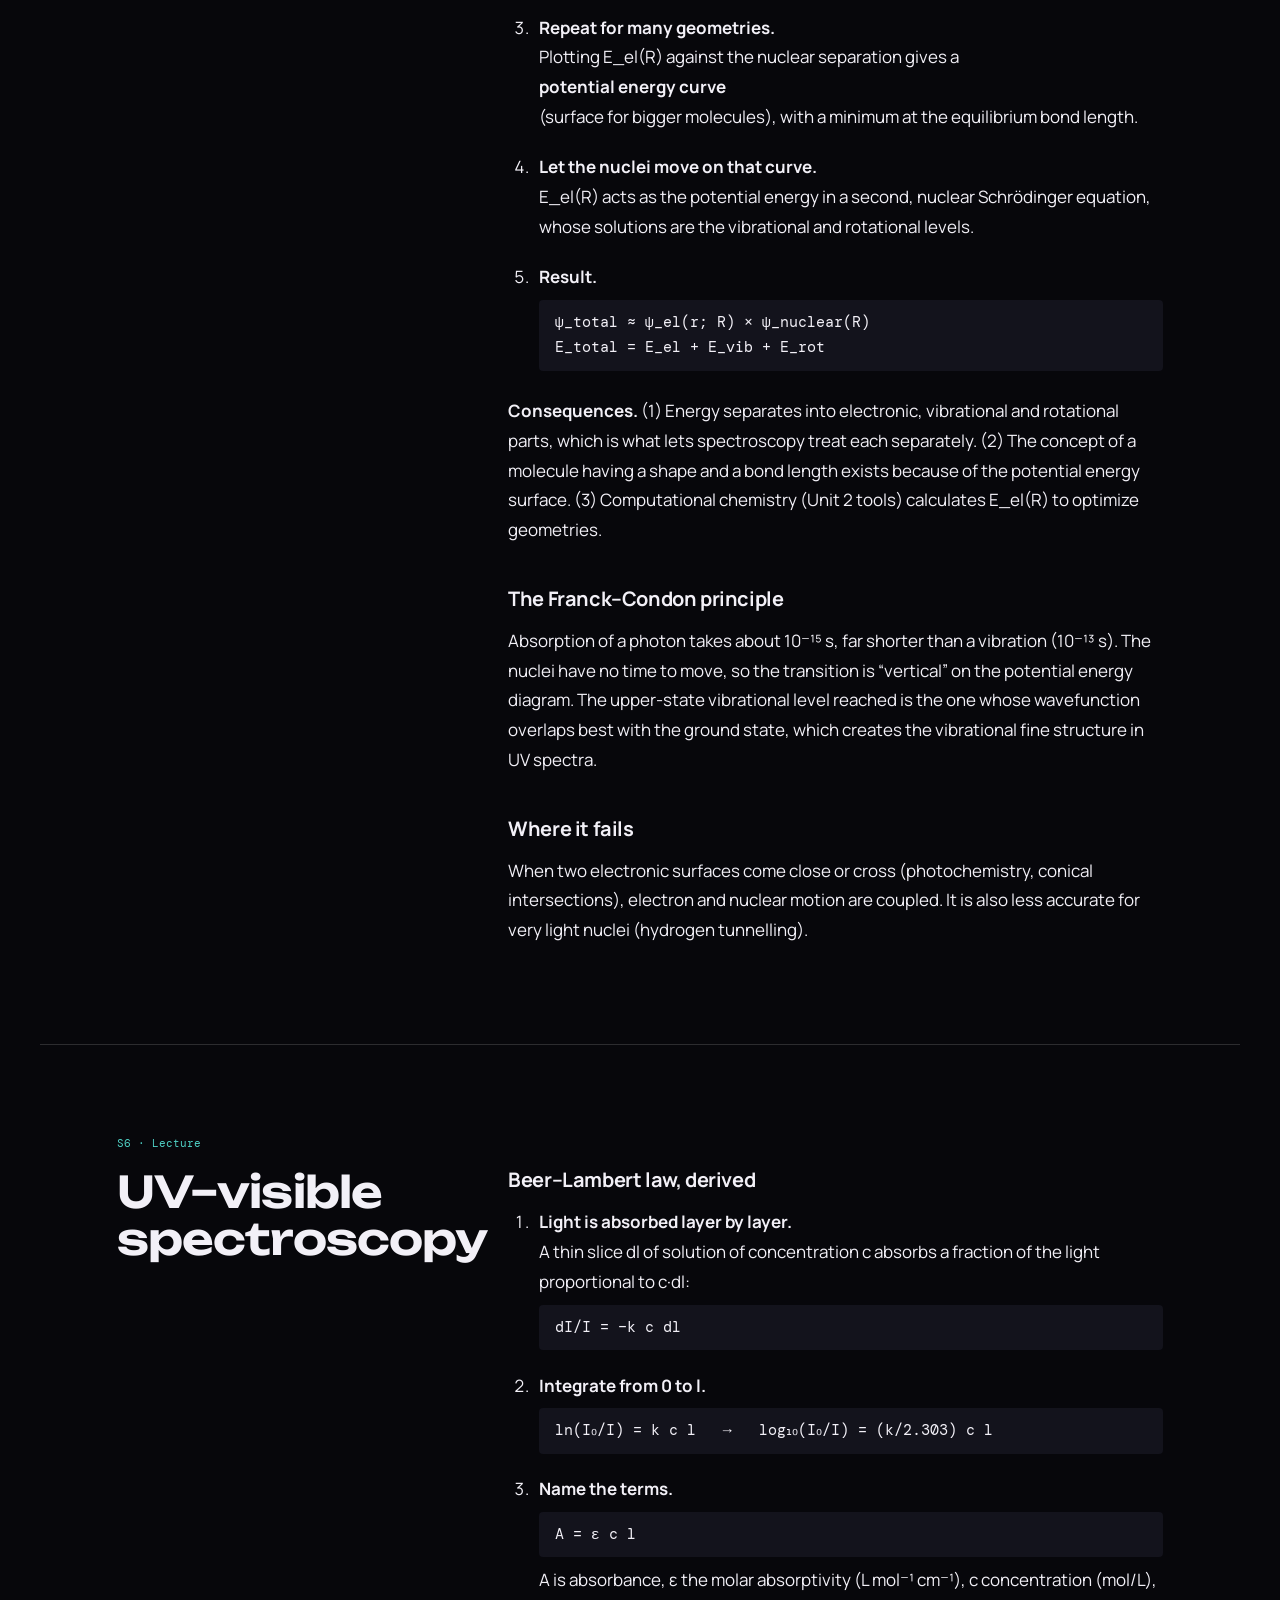
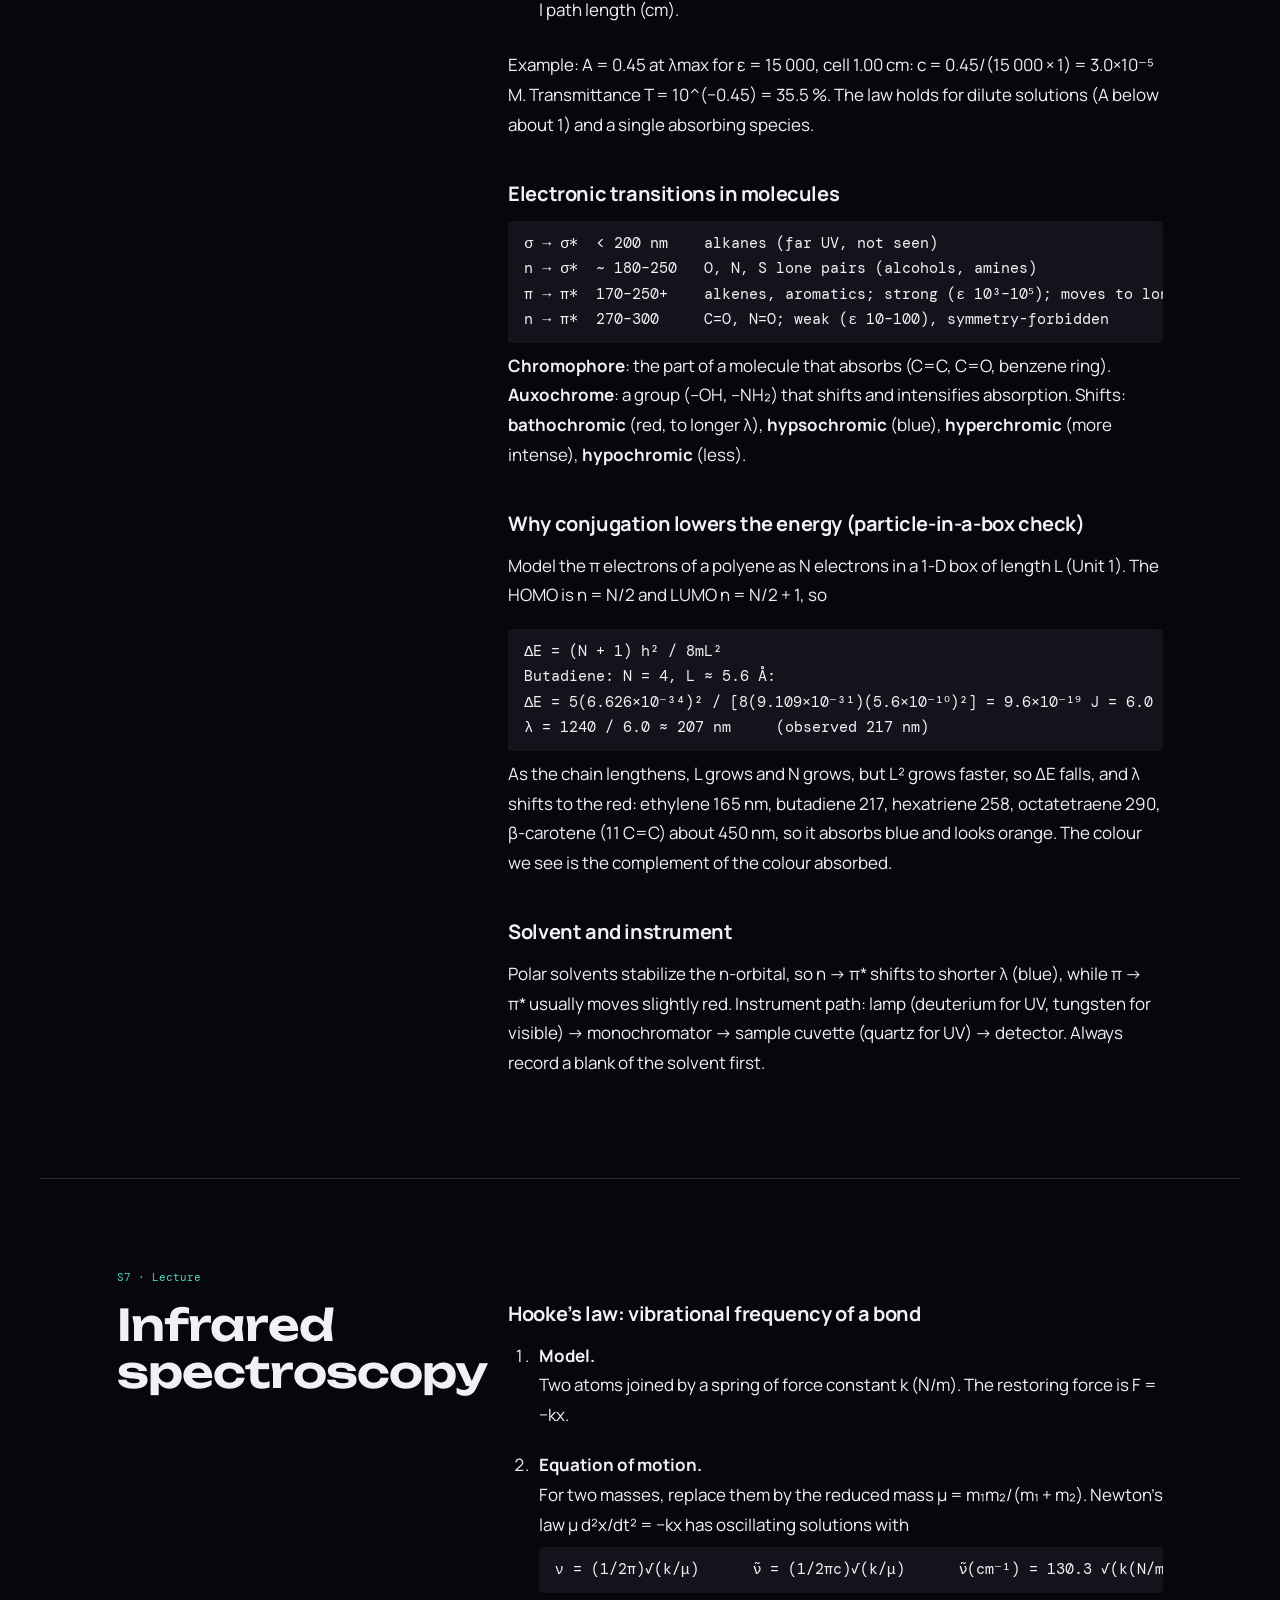
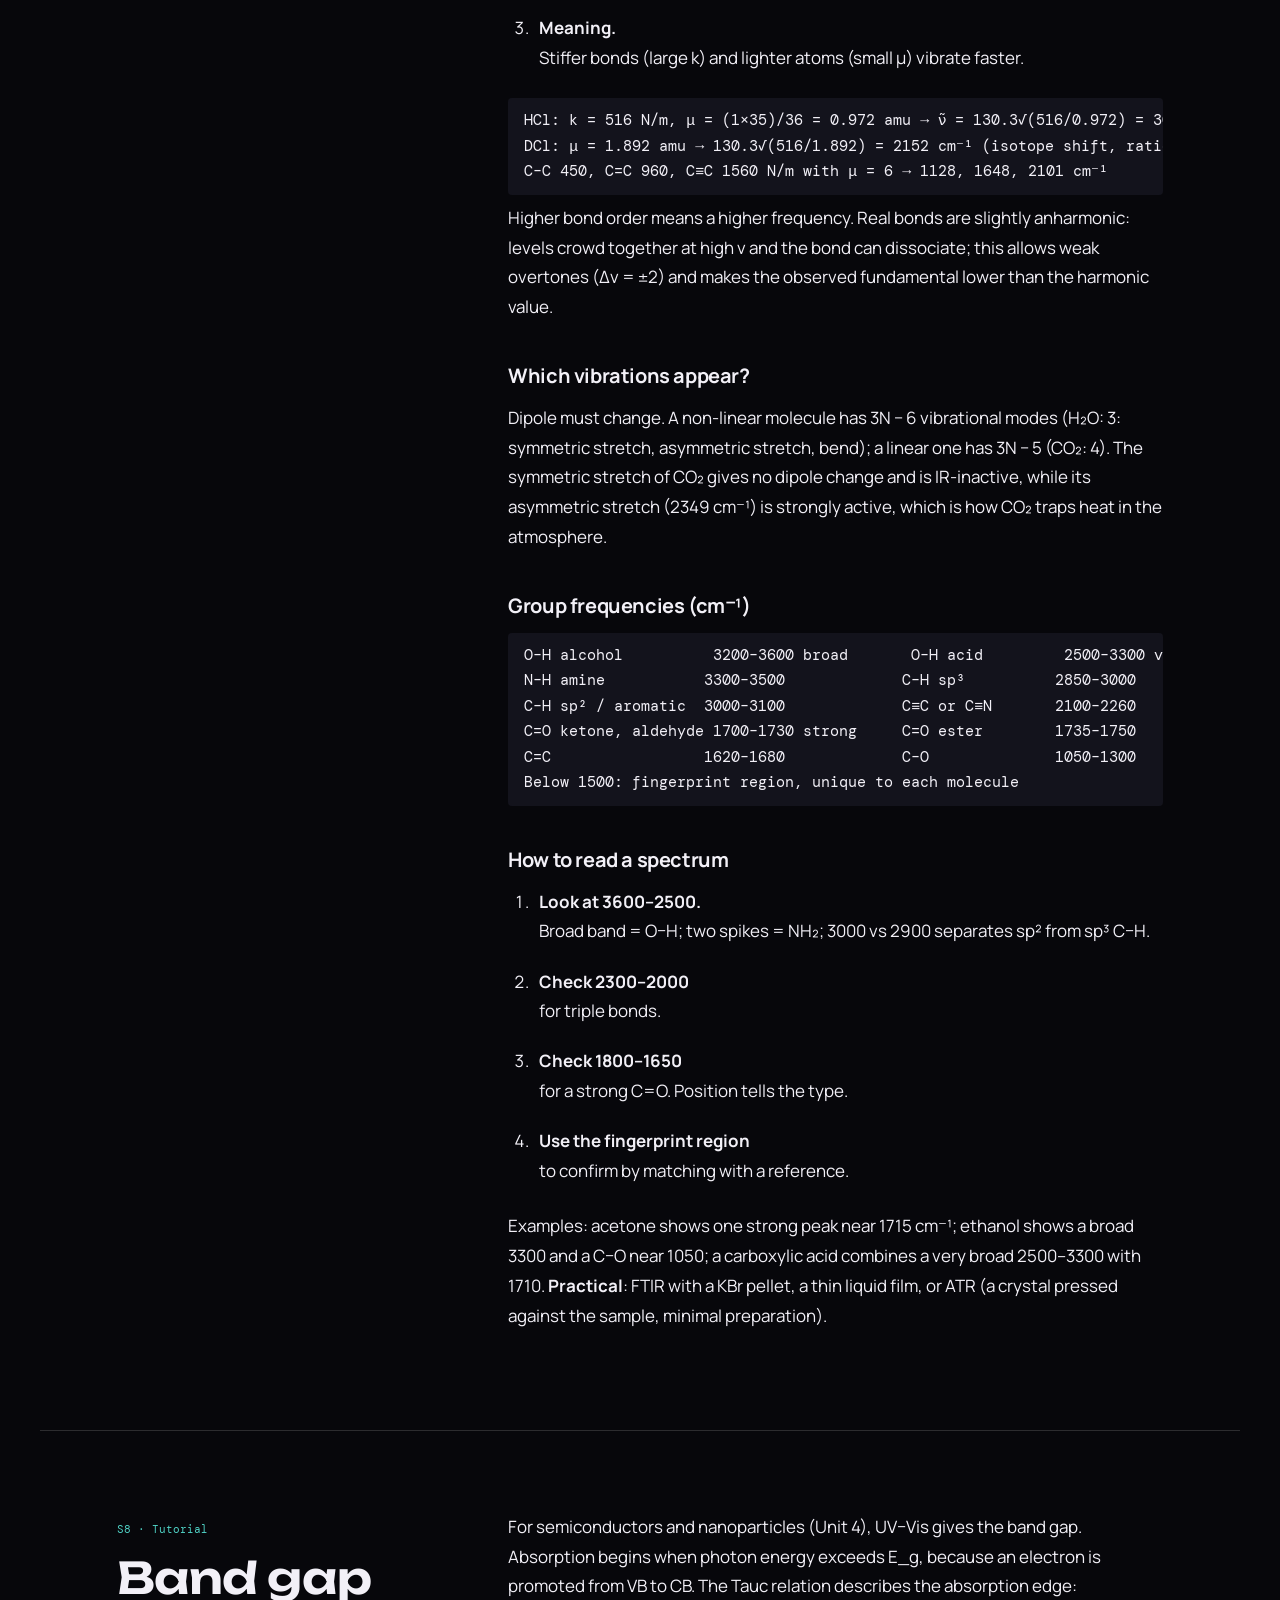
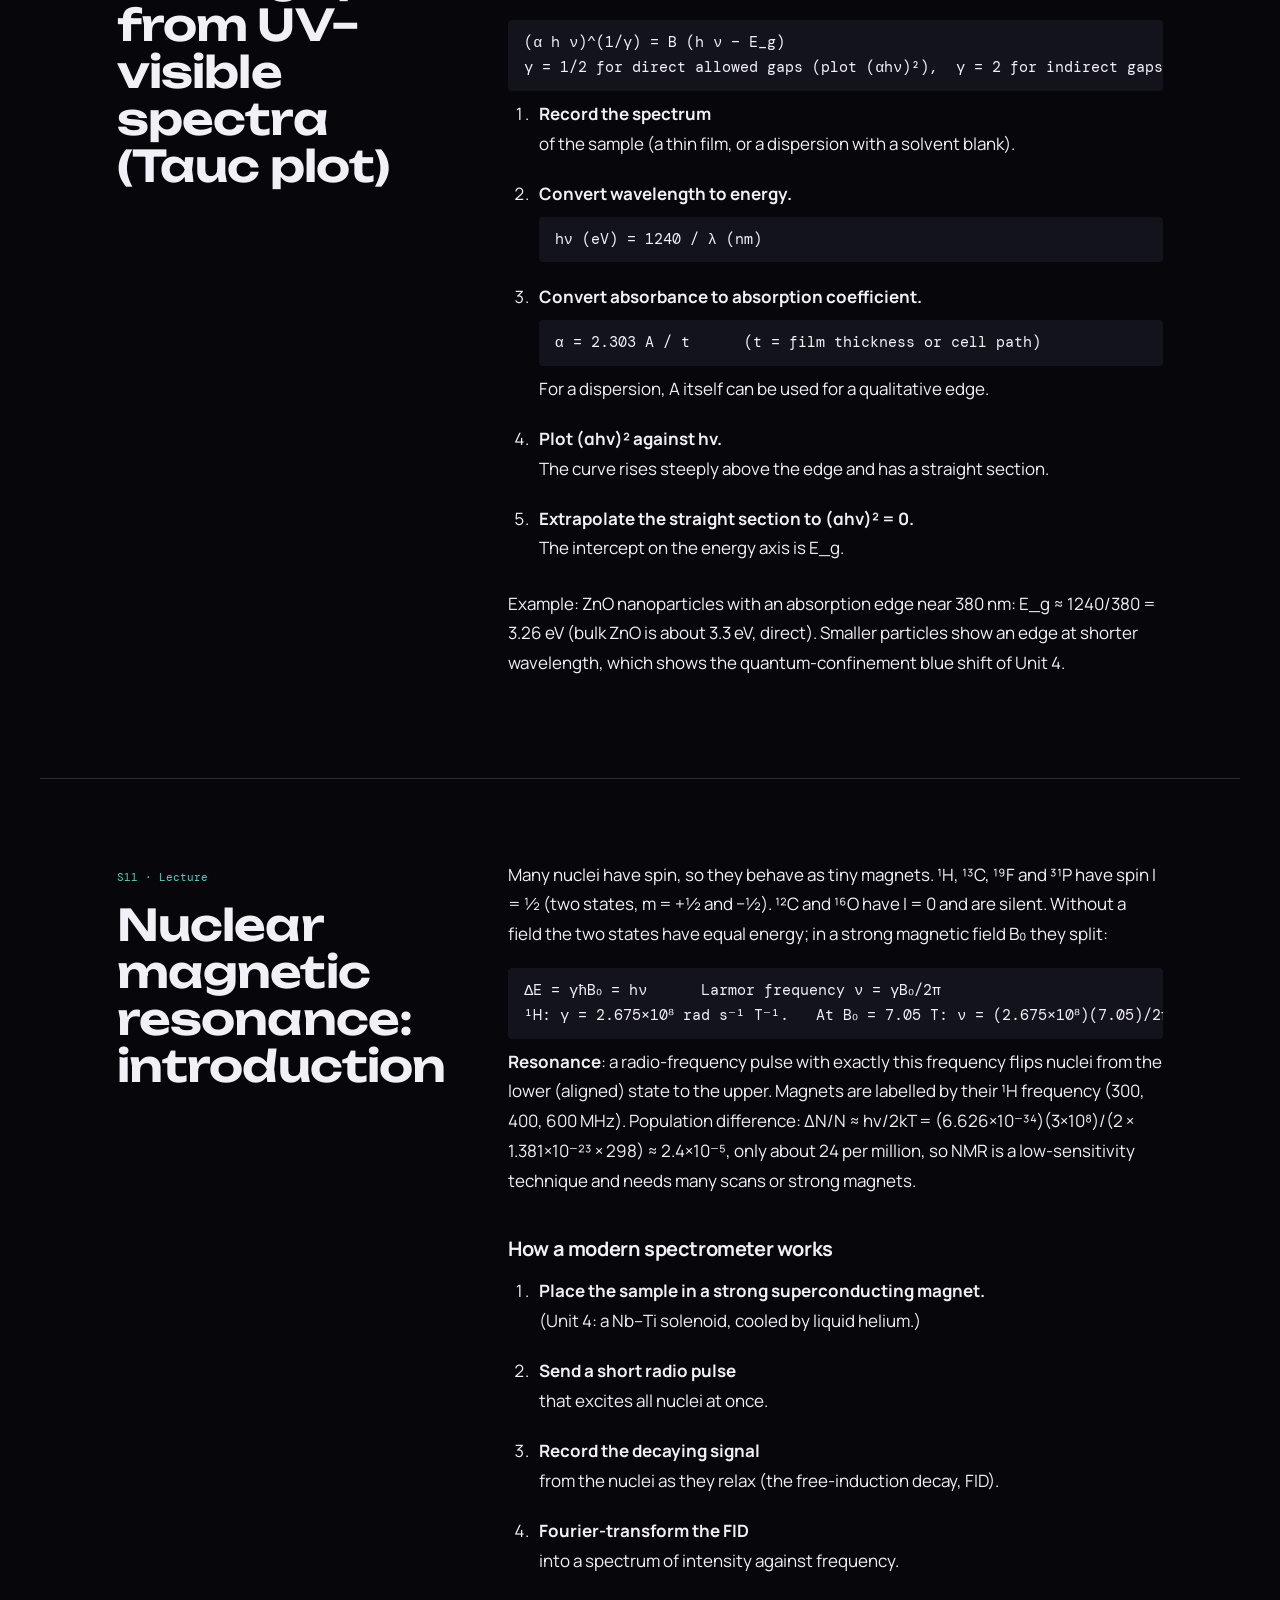
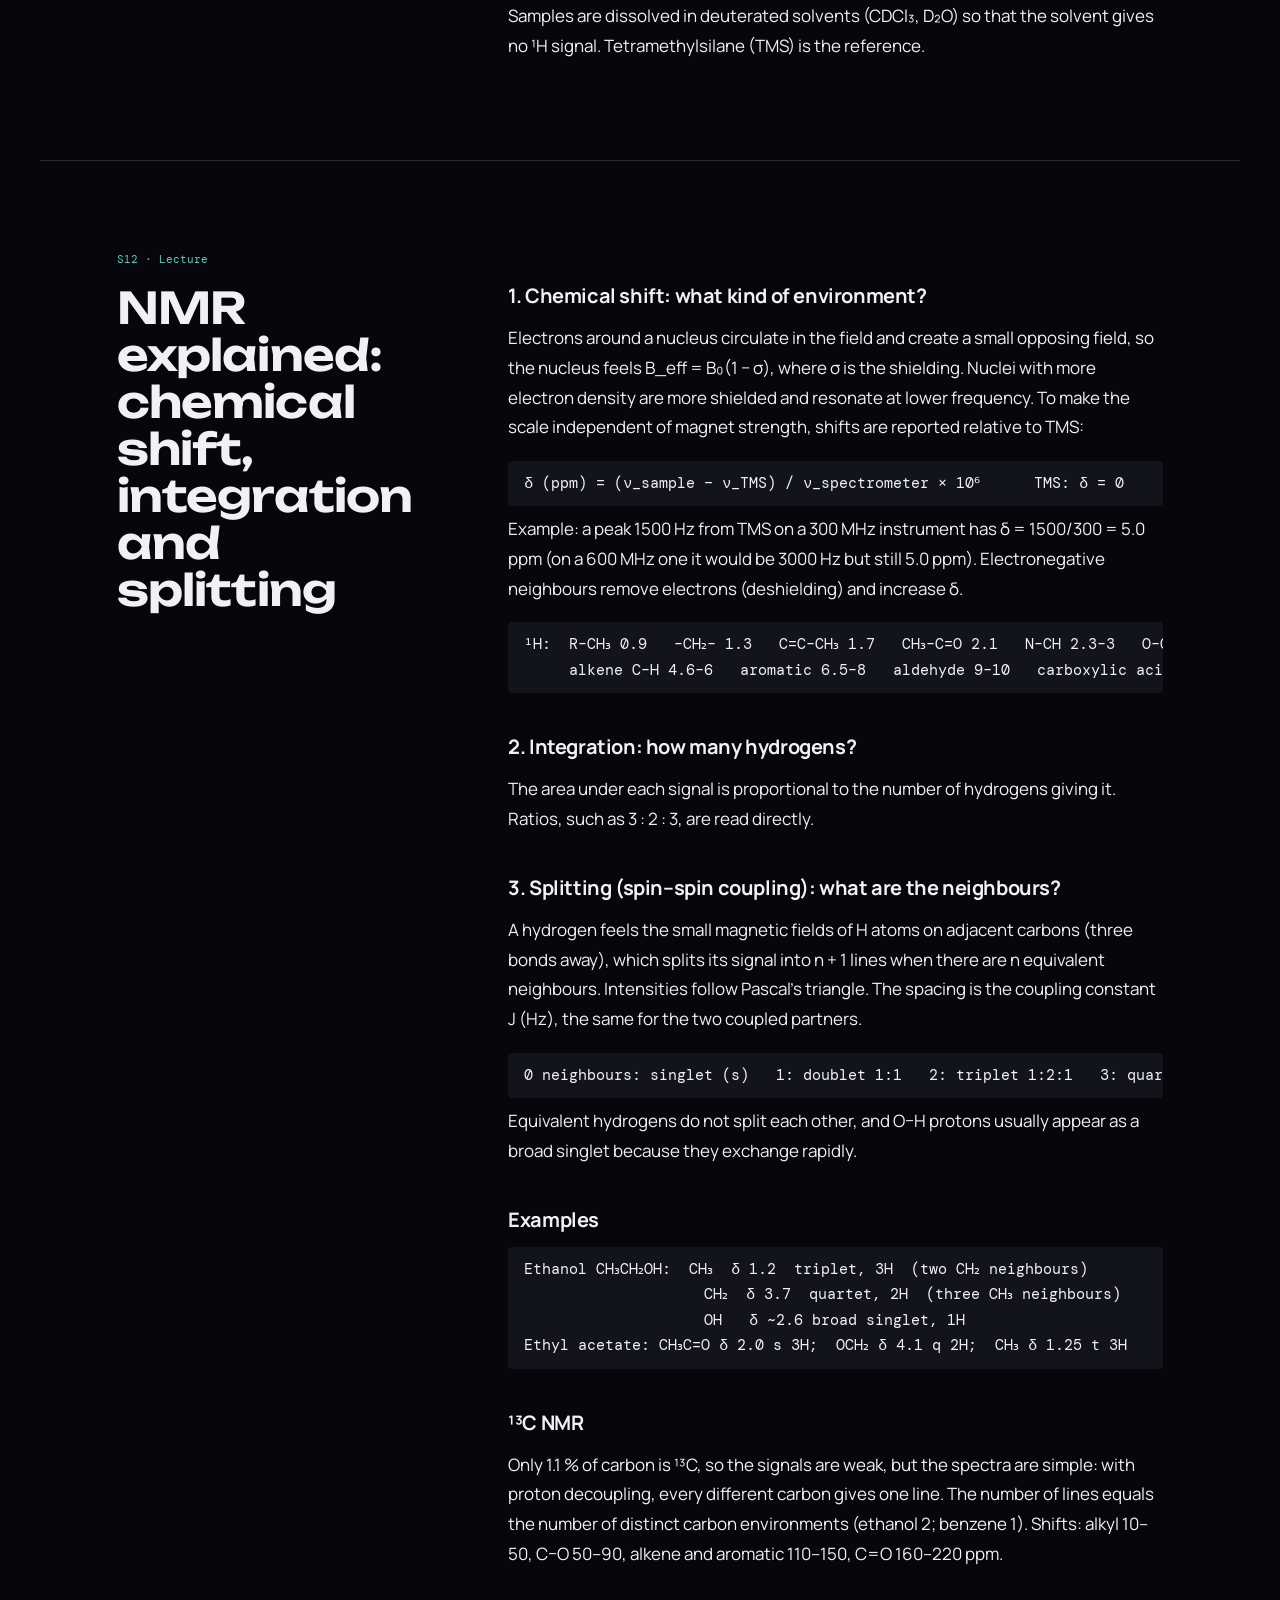
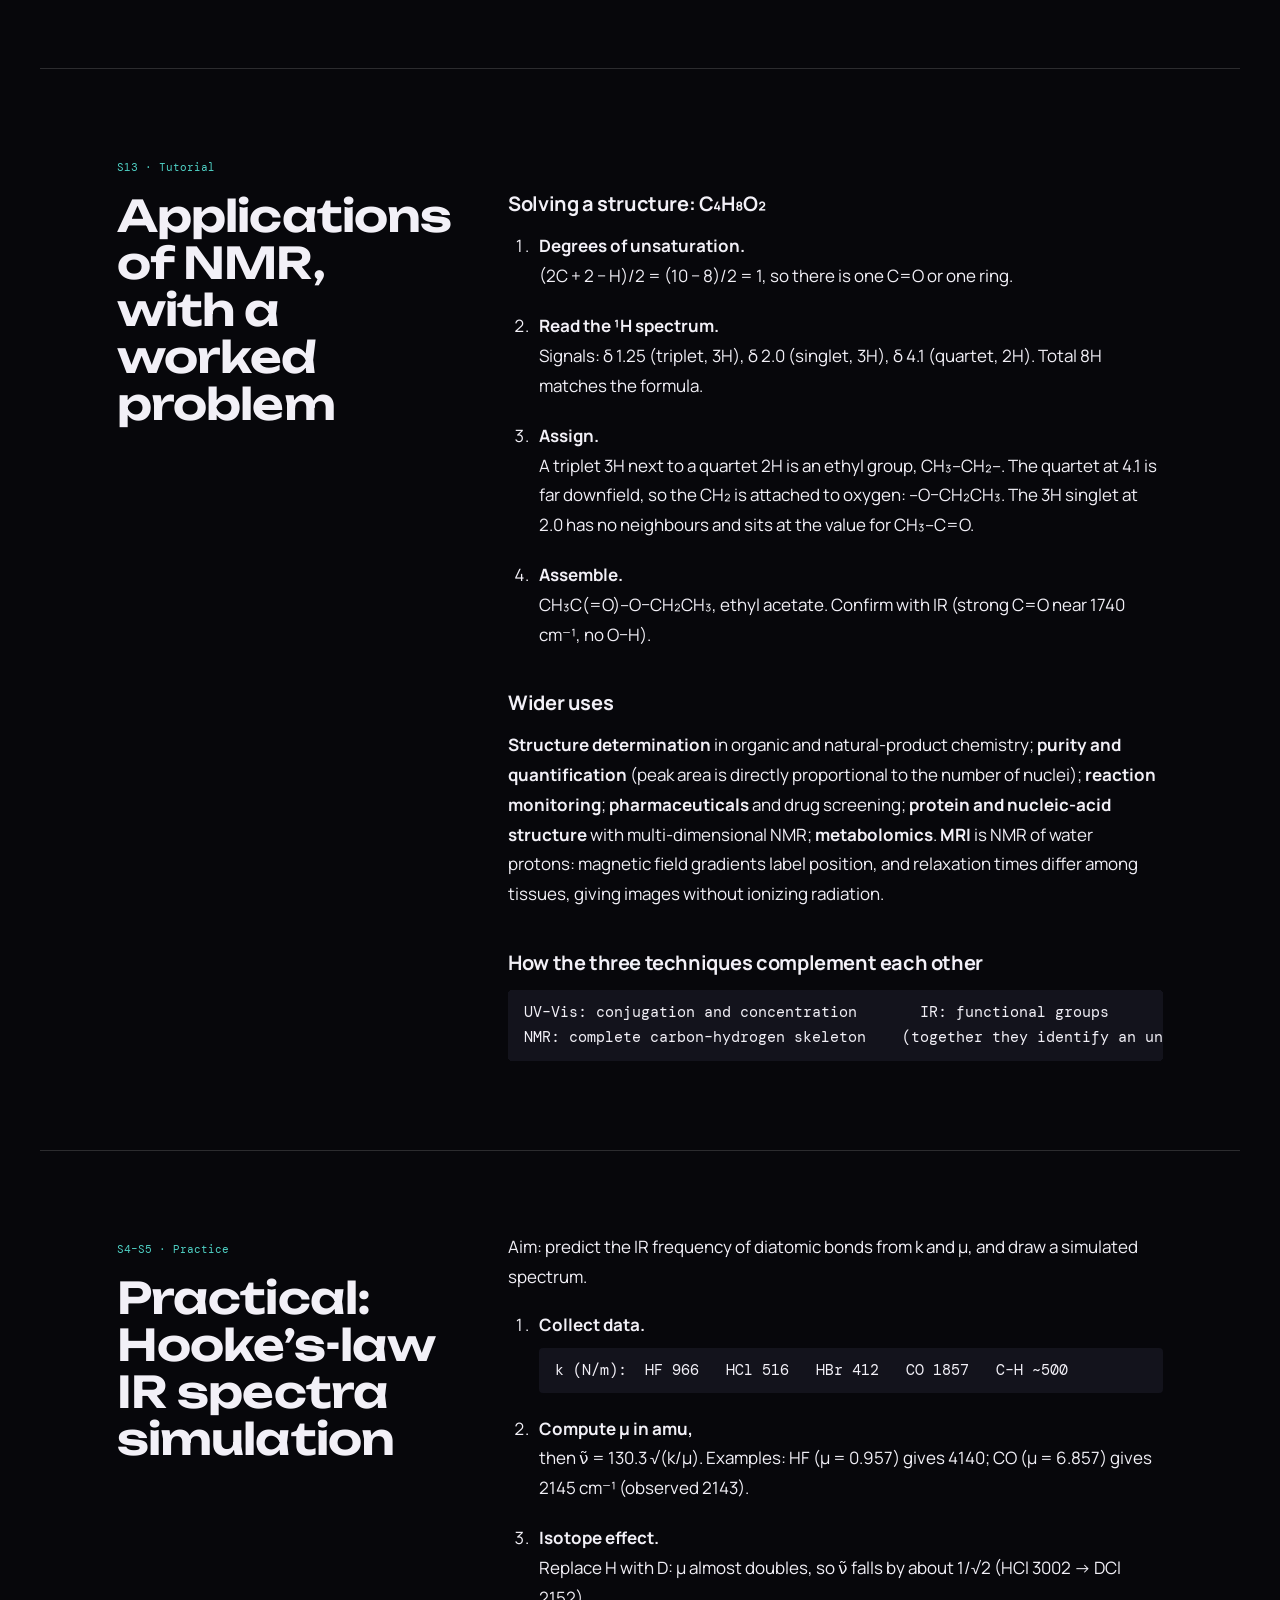
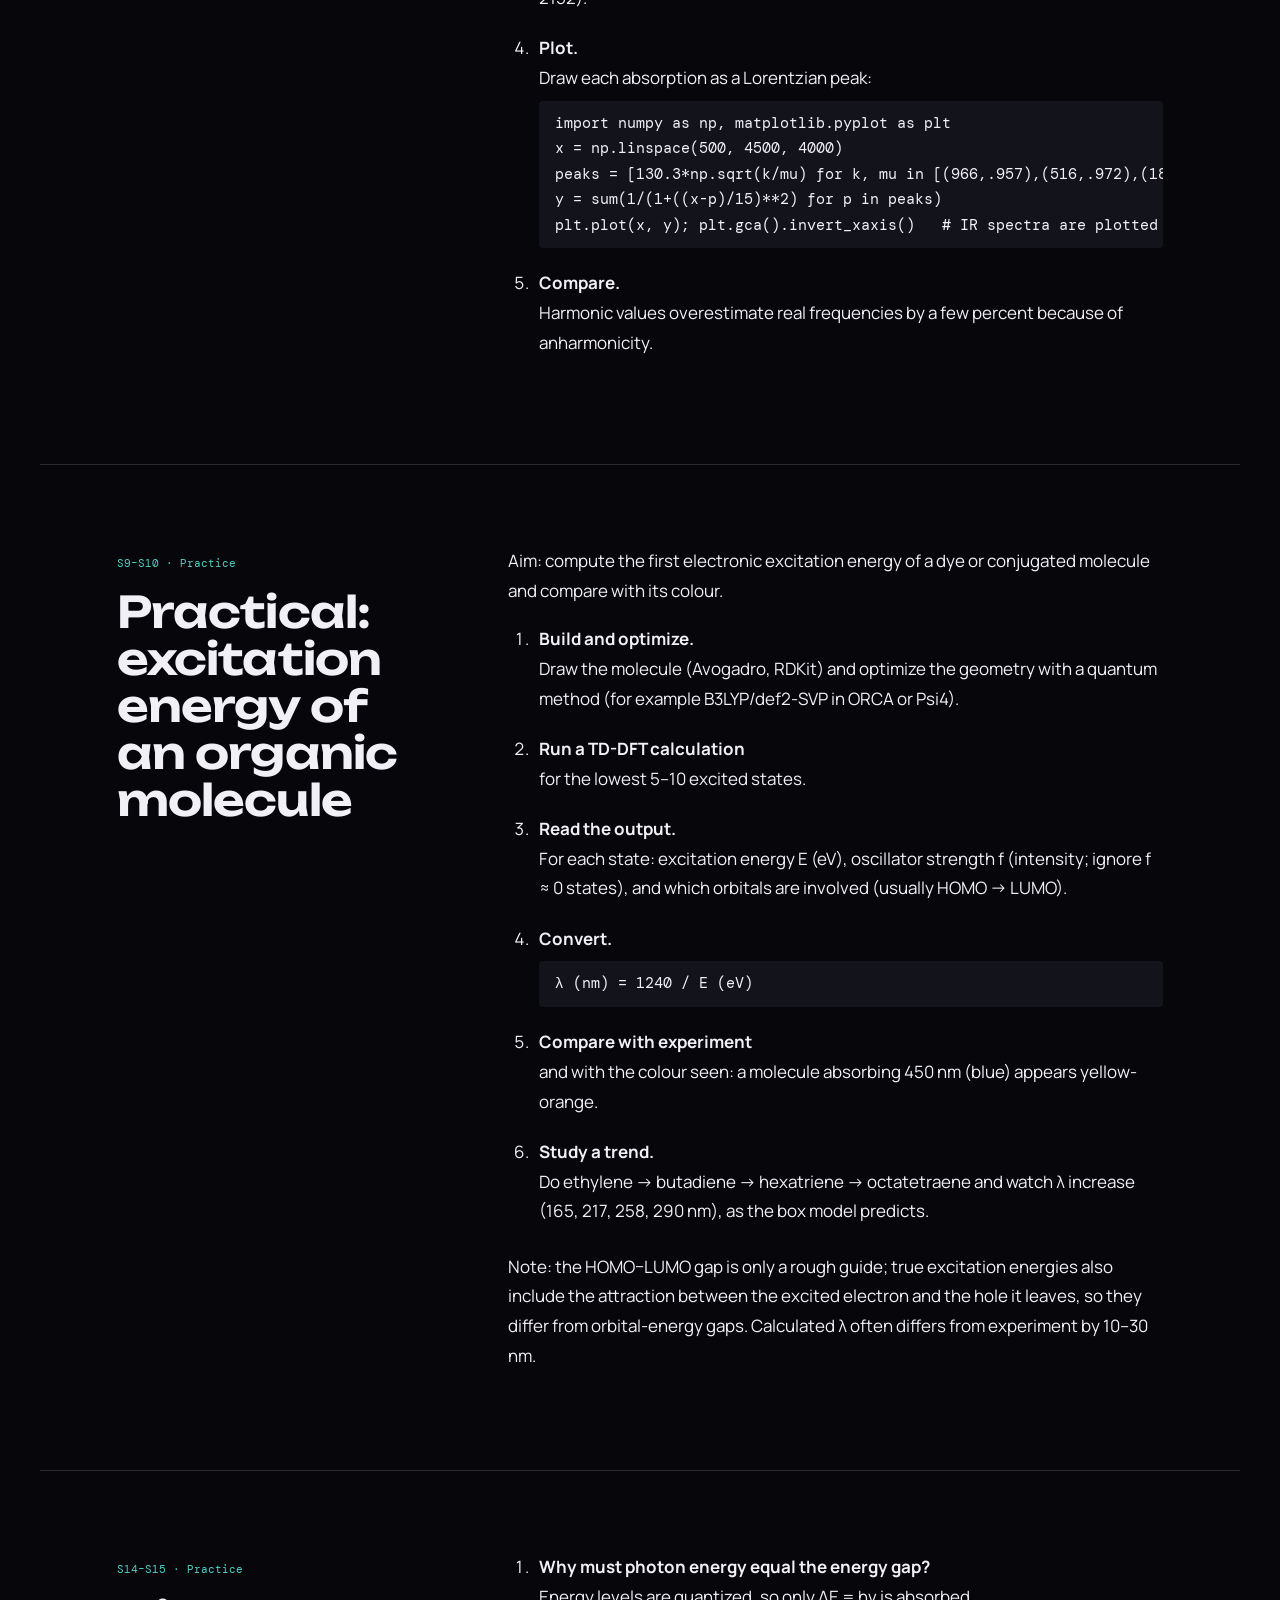
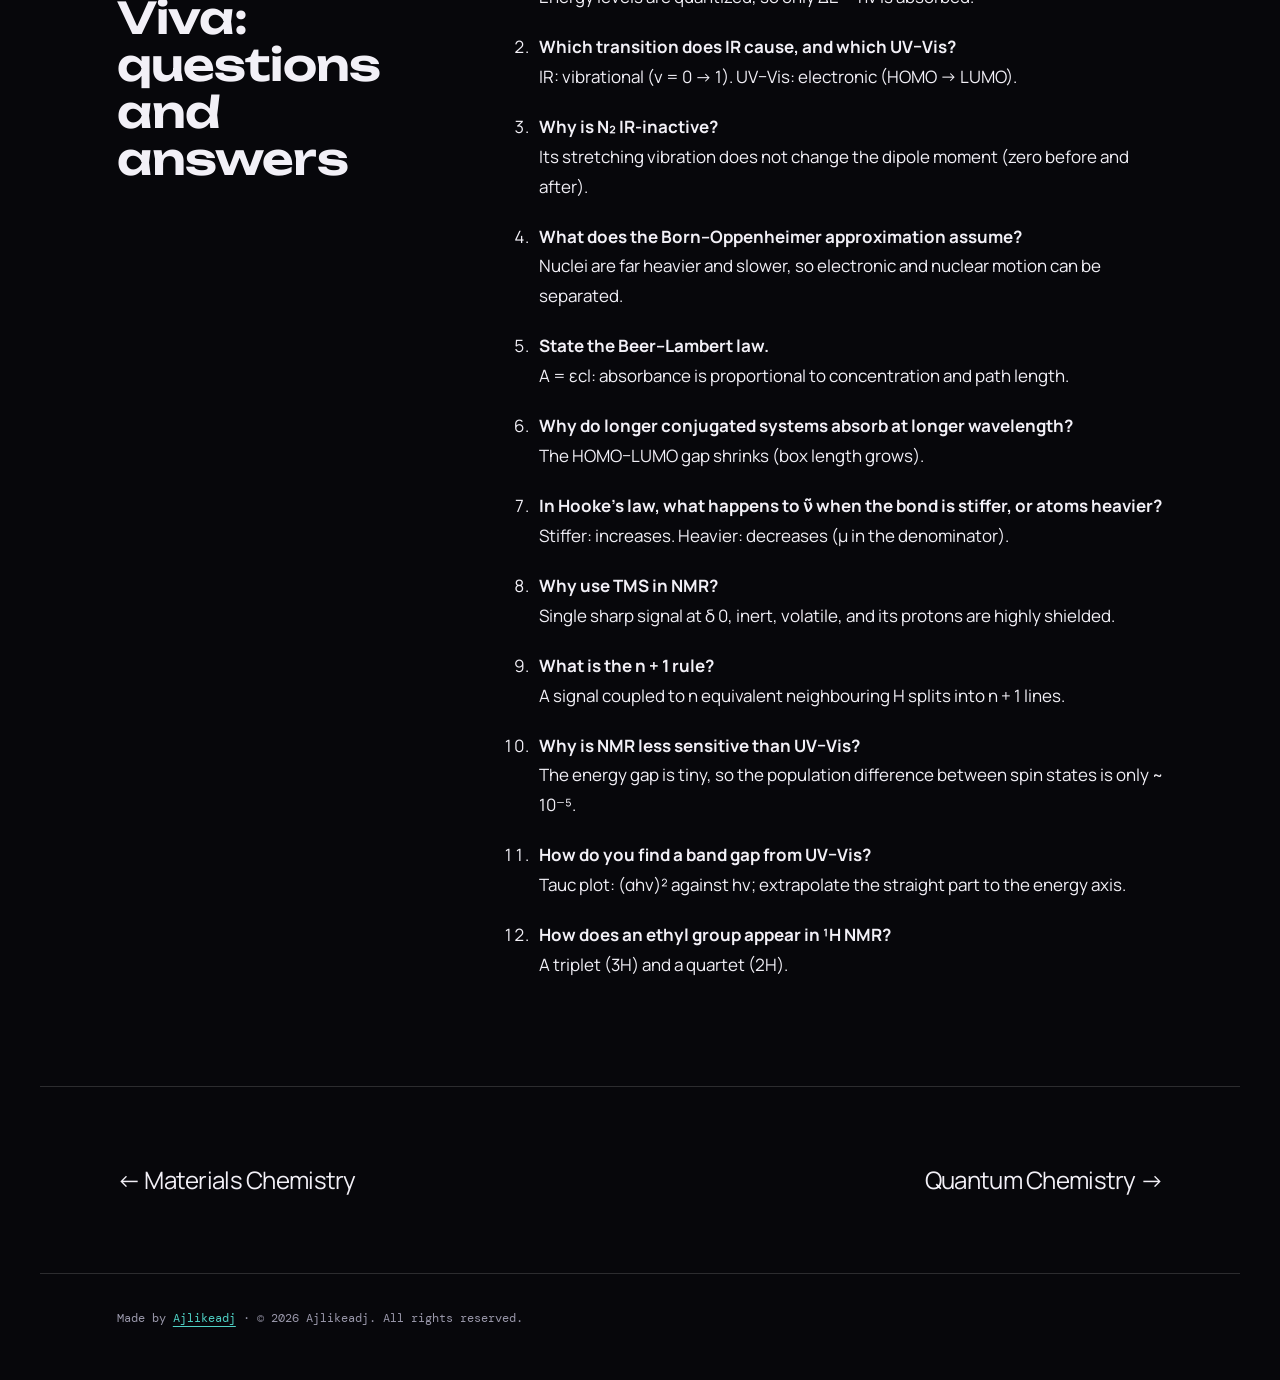
<file: spectro.html>
<!-- © 2026 Ajlikeadj · https://github.com/ajlikeadj · All rights reserved. Copying, editing or redistributing without written permission is not allowed. -->
<!doctype html><html lang="en"><head><meta charset="utf-8"><meta name="author" content="Ajlikeadj"><meta name="copyright" content="© 2026 Ajlikeadj. All rights reserved."><meta name="viewport" content="width=device-width,initial-scale=1"><title>Spectroscopic Analysis — Chemistry for Computer Science</title><link rel="stylesheet" href="chem.css"></head><body class="t-spectro"><div class="bar"></div><header class="top"><nav aria-label="Units"><a href="index.html">Home</a><a href="quantum.html">Quantum Chemistry</a><a href="periodic.html">Periodic Properties & Cheminformatics</a><a href="thermo.html">Thermodynamics & Electrochemistry</a><a href="materials.html">Materials Chemistry</a><a href="spectro.html" class=on>Spectroscopic Analysis</a></nav><button id="theme" aria-label="Toggle light or dark theme">LIGHT</button></header><main><section class="hero wrap"><div><small>UNIT 5 OF 5 · 15 SESSIONS · 26CYB1002J</small><h1>Spectroscopic <em>Analysis</em></h1><p>Chemistry for Computer Science. Scroll through each lecture topic, then see the practicals that put it to work.</p></div><div class="art"><svg viewBox="0 0 400 320" role="img" aria-label="A prism splitting white light into a spectrum"><line x1="0" y1="232" x2="96" y2="200" style="stroke:#fff;stroke-width:4;stroke-linecap:round"/><polygon points="150,100 260,260 60,260" style="fill:#ffffff12;stroke:#ffffff88;stroke-width:2"/><line x1="211" y1="190" x2="400" y2="100" style="stroke:#ff4d4d;stroke-width:4;stroke-linecap:round"/><line x1="211" y1="190" x2="400" y2="132" style="stroke:#ff9f43;stroke-width:4;stroke-linecap:round"/><line x1="211" y1="190" x2="400" y2="164" style="stroke:#ffe14d;stroke-width:4;stroke-linecap:round"/><line x1="211" y1="190" x2="400" y2="196" style="stroke:#4cd964;stroke-width:4;stroke-linecap:round"/><line x1="211" y1="190" x2="400" y2="228" style="stroke:#33c8ff;stroke-width:4;stroke-linecap:round"/><line x1="211" y1="190" x2="400" y2="260" style="stroke:#5b6bff;stroke-width:4;stroke-linecap:round"/><line x1="211" y1="190" x2="400" y2="292" style="stroke:#b06bff;stroke-width:4;stroke-linecap:round"/></svg></div></section><nav class="sub wrap" hidden><a href="#emr">Electromagnetic radiation</a><a href="#trans">Vibrational and electronic transitions</a><a href="#bo">The Born–Oppenheimer approximation</a><a href="#uv">UV–visible spectroscopy</a><a href="#ir">Infrared spectroscopy</a><a href="#tauc">Band gap from UV–visible spectra (Tauc plot)</a><a href="#nmr1">Nuclear magnetic resonance: introduction</a><a href="#nmr2">NMR explained: chemical shift, integration and splitting</a><a href="#nmr3">Applications of NMR, with a worked problem</a><a href="#hooke">Practical: Hooke’s-law IR spectra simulation</a><a href="#excite">Practical: excitation energy of an organic molecule</a><a href="#viva">Viva: questions and answers</a></nav><section class="sec wrap rev" id="emr"><header><span class="tag">S1 · Lecture</span><h2>Electromagnetic radiation</h2></header><div><p><b>Spectroscopy</b> studies how matter absorbs, emits or scatters electromagnetic radiation. Radiation is an oscillating electric and magnetic field travelling at c = 3.00×10⁸ m/s. It is described by wavelength λ (distance between peaks), frequency ν (oscillations per second), and wavenumber ν̃ = 1/λ (waves per cm, the unit used in IR). It is also made of photons, each of energy E = hν.</p><div class="eq">c = λν      E = hν = hc/λ      ν̃ = 1/λ      E(eV) ≈ 1240/λ(nm)</div><p>Example, green light of 500 nm: ν = 3.00×10⁸ / 5.00×10⁻⁷ = 6.0×10¹⁴ Hz; E = (6.626×10⁻³⁴)(6.0×10¹⁴) = 3.98×10⁻¹⁹ J = 2.48 eV = 239 kJ/mol, comparable to the energy of a chemical bond. This is why light can drive chemistry.</p><h4>Regions of the spectrum and what each does to a molecule</h4><div class="eq">Radio waves    (60–900 MHz)     flip nuclear spins                    → NMR
Microwave                         change molecular rotation             → microwave spectroscopy
Infrared       (4000–400 cm⁻¹)   change bond vibration                 → IR
Visible/UV     (700–200 nm)      excite valence electrons              → UV–Vis
X-ray          (< 10 nm)         excite or remove inner-shell electrons → XPS, X-ray</div><p>Higher frequency means higher energy. In an experiment, a spectrum is a plot of how much radiation is absorbed (absorbance) against wavelength, frequency or wavenumber. A molecule absorbs only when the photon energy matches an energy gap in the molecule exactly (ΔE = hν), so the spectrum is a fingerprint of its energy levels. Transmittance T = I/I₀ and absorbance A = −log₁₀T are the two ways of reporting it.</p></div></section><section class="sec wrap rev" id="trans"><header><span class="tag">S2 · Lecture</span><h2>Vibrational and electronic transitions</h2></header><div><p>A molecule’s energy is quantized in three ways, with very different sizes:</p><div class="eq">E_total ≈ E_electronic + E_vibrational + E_rotational
electronic  ≈ 1–10 eV      (UV–Vis)
vibrational ≈ 0.05–0.5 eV (IR, 400–4000 cm⁻¹)
rotational  ≈ 0.001 eV    (microwave)</div><h4>Vibrational levels</h4><p>A bond behaves like a spring with levels E_v = (v + ½)hν, v = 0, 1, 2, … The lowest level has the zero-point energy ½hν. At room temperature kT = 0.0259 eV ≈ 208 cm⁻¹, so the fraction of C=O bonds (1700 cm⁻¹) in v = 1 is e^(−1700/208) ≈ 3×10⁻⁴: almost every molecule starts in v = 0, and the main IR absorption is v = 0 → 1.</p><h4>Electronic levels</h4><p>Absorbing a UV or visible photon moves an electron from an occupied orbital (usually the HOMO) to an empty one (LUMO). Each electronic state has its own set of vibrational levels, so a UV band is broad: electronic change plus vibrational changes at once.</p><h4>Selection rules</h4><p>Not every energy match leads to absorption. <b>IR</b>: the vibration must change the molecule’s dipole moment (HCl yes; N₂ and O₂ no). <b>Electronic</b>: spin must not change (ΔS = 0), and transitions that are symmetry-forbidden (such as n → π* in carbonyls) are weak. <b>NMR</b>: only nuclei with spin ≠ 0. Selection rules explain why some absorptions are strong, others weak, and others missing.</p></div></section><section class="sec wrap rev" id="bo"><header><span class="tag">S3 · Tutorial</span><h2>The Born–Oppenheimer approximation</h2></header><div><p>The full Schrödinger equation for a molecule has electrons and nuclei all moving and interacting, which is impossible to solve exactly except for the simplest cases. The Born–Oppenheimer (BO) approximation simplifies it using one fact: a proton is about 1836 times heavier than an electron (and other nuclei are heavier still).</p><ol class="steps"><li><b>Compare speeds.</b>Nuclei move slowly; electrons move so fast that they adjust immediately to any change in the nuclear positions. Compare a heavy truck with a swarm of bees around it.</li><li><b>Freeze the nuclei.</b>Treat the nuclear positions R as fixed numbers and solve the electronic Schrödinger equation (electron kinetic energy, electron–nucleus attraction, electron–electron repulsion, plus the fixed nuclear repulsion):<div class="eq">Ĥ_el ψ_el(r; R) = E_el(R) ψ_el(r; R)</div></li><li><b>Repeat for many geometries.</b>Plotting E_el(R) against the nuclear separation gives a <b>potential energy curve</b> (surface for bigger molecules), with a minimum at the equilibrium bond length.</li><li><b>Let the nuclei move on that curve.</b>E_el(R) acts as the potential energy in a second, nuclear Schrödinger equation, whose solutions are the vibrational and rotational levels.</li><li><b>Result.</b><div class="eq">ψ_total ≈ ψ_el(r; R) × ψ_nuclear(R)
E_total = E_el + E_vib + E_rot</div></li></ol><p><b>Consequences.</b> (1) Energy separates into electronic, vibrational and rotational parts, which is what lets spectroscopy treat each separately. (2) The concept of a molecule having a shape and a bond length exists because of the potential energy surface. (3) Computational chemistry (Unit 2 tools) calculates E_el(R) to optimize geometries.</p><h4>The Franck–Condon principle</h4><p>Absorption of a photon takes about 10⁻¹⁵ s, far shorter than a vibration (10⁻¹³ s). The nuclei have no time to move, so the transition is “vertical” on the potential energy diagram. The upper-state vibrational level reached is the one whose wavefunction overlaps best with the ground state, which creates the vibrational fine structure in UV spectra.</p><h4>Where it fails</h4><p>When two electronic surfaces come close or cross (photochemistry, conical intersections), electron and nuclear motion are coupled. It is also less accurate for very light nuclei (hydrogen tunnelling).</p></div></section><section class="sec wrap rev" id="uv"><header><span class="tag">S6 · Lecture</span><h2>UV–visible spectroscopy</h2></header><div><h4>Beer–Lambert law, derived</h4><ol class="steps"><li><b>Light is absorbed layer by layer.</b>A thin slice dl of solution of concentration c absorbs a fraction of the light proportional to c·dl:<div class="eq">dI/I = −k c dl</div></li><li><b>Integrate from 0 to l.</b><div class="eq">ln(I₀/I) = k c l   →   log₁₀(I₀/I) = (k/2.303) c l</div></li><li><b>Name the terms.</b><div class="eq">A = ε c l</div>A is absorbance, ε the molar absorptivity (L mol⁻¹ cm⁻¹), c concentration (mol/L), l path length (cm).</li></ol><p>Example: A = 0.45 at λmax for ε = 15 000, cell 1.00 cm: c = 0.45/(15 000 × 1) = 3.0×10⁻⁵ M. Transmittance T = 10^(−0.45) = 35.5 %. The law holds for dilute solutions (A below about 1) and a single absorbing species.</p><h4>Electronic transitions in molecules</h4><div class="eq">σ → σ*  < 200 nm    alkanes (far UV, not seen)
n → σ*  ~ 180–250   O, N, S lone pairs (alcohols, amines)
π → π*  170–250+    alkenes, aromatics; strong (ε 10³–10⁵); moves to longer λ as conjugation grows
n → π*  270–300     C=O, N=O; weak (ε 10–100), symmetry-forbidden</div><p><b>Chromophore</b>: the part of a molecule that absorbs (C=C, C=O, benzene ring). <b>Auxochrome</b>: a group (–OH, –NH₂) that shifts and intensifies absorption. Shifts: <b>bathochromic</b> (red, to longer λ), <b>hypsochromic</b> (blue), <b>hyperchromic</b> (more intense), <b>hypochromic</b> (less).</p><h4>Why conjugation lowers the energy (particle-in-a-box check)</h4><p>Model the π electrons of a polyene as N electrons in a 1-D box of length L (Unit 1). The HOMO is n = N/2 and LUMO n = N/2 + 1, so</p><div class="eq">ΔE = (N + 1) h² / 8mL²
Butadiene: N = 4, L ≈ 5.6 Å:
ΔE = 5(6.626×10⁻³⁴)² / [8(9.109×10⁻³¹)(5.6×10⁻¹⁰)²] = 9.6×10⁻¹⁹ J = 6.0 eV
λ = 1240 / 6.0 ≈ 207 nm     (observed 217 nm)</div><p>As the chain lengthens, L grows and N grows, but L² grows faster, so ΔE falls, and λ shifts to the red: ethylene 165 nm, butadiene 217, hexatriene 258, octatetraene 290, β-carotene (11 C=C) about 450 nm, so it absorbs blue and looks orange. The colour we see is the complement of the colour absorbed.</p><h4>Solvent and instrument</h4><p>Polar solvents stabilize the n-orbital, so n → π* shifts to shorter λ (blue), while π → π* usually moves slightly red. Instrument path: lamp (deuterium for UV, tungsten for visible) → monochromator → sample cuvette (quartz for UV) → detector. Always record a blank of the solvent first.</p></div></section><section class="sec wrap rev" id="ir"><header><span class="tag">S7 · Lecture</span><h2>Infrared spectroscopy</h2></header><div><h4>Hooke’s law: vibrational frequency of a bond</h4><ol class="steps"><li><b>Model.</b>Two atoms joined by a spring of force constant k (N/m). The restoring force is F = −kx.</li><li><b>Equation of motion.</b>For two masses, replace them by the reduced mass μ = m₁m₂/(m₁ + m₂). Newton’s law μ d²x/dt² = −kx has oscillating solutions with<div class="eq">ν = (1/2π)√(k/μ)      ν̃ = (1/2πc)√(k/μ)      ν̃(cm⁻¹) = 130.3 √(k(N/m) / μ(amu))</div></li><li><b>Meaning.</b>Stiffer bonds (large k) and lighter atoms (small μ) vibrate faster.</li></ol><div class="eq">HCl: k = 516 N/m, μ = (1×35)/36 = 0.972 amu → ν̃ = 130.3√(516/0.972) = 3002 cm⁻¹ (observed fundamental 2886)
DCl: μ = 1.892 amu → 130.3√(516/1.892) = 2152 cm⁻¹ (isotope shift, ratio √(0.972/1.892) = 0.72)
C–C 450, C=C 960, C≡C 1560 N/m with μ = 6 → 1128, 1648, 2101 cm⁻¹</div><p>Higher bond order means a higher frequency. Real bonds are slightly anharmonic: levels crowd together at high v and the bond can dissociate; this allows weak overtones (Δv = ±2) and makes the observed fundamental lower than the harmonic value.</p><h4>Which vibrations appear?</h4><p>Dipole must change. A non-linear molecule has 3N − 6 vibrational modes (H₂O: 3: symmetric stretch, asymmetric stretch, bend); a linear one has 3N − 5 (CO₂: 4). The symmetric stretch of CO₂ gives no dipole change and is IR-inactive, while its asymmetric stretch (2349 cm⁻¹) is strongly active, which is how CO₂ traps heat in the atmosphere.</p><h4>Group frequencies (cm⁻¹)</h4><div class="eq">O–H alcohol          3200–3600 broad       O–H acid         2500–3300 very broad
N–H amine           3300–3500             C–H sp³          2850–3000
C–H sp² / aromatic  3000–3100             C≡C or C≡N       2100–2260
C=O ketone, aldehyde 1700–1730 strong     C=O ester        1735–1750
C=C                 1620–1680             C–O              1050–1300
Below 1500: fingerprint region, unique to each molecule</div><h4>How to read a spectrum</h4><ol class="steps"><li><b>Look at 3600–2500.</b>Broad band = O–H; two spikes = NH₂; 3000 vs 2900 separates sp² from sp³ C–H.</li><li><b>Check 2300–2000</b>for triple bonds.</li><li><b>Check 1800–1650</b>for a strong C=O. Position tells the type.</li><li><b>Use the fingerprint region</b>to confirm by matching with a reference.</li></ol><p>Examples: acetone shows one strong peak near 1715 cm⁻¹; ethanol shows a broad 3300 and a C–O near 1050; a carboxylic acid combines a very broad 2500–3300 with 1710. <b>Practical</b>: FTIR with a KBr pellet, a thin liquid film, or ATR (a crystal pressed against the sample, minimal preparation).</p></div></section><section class="sec wrap rev" id="tauc"><header><span class="tag">S8 · Tutorial</span><h2>Band gap from UV–visible spectra (Tauc plot)</h2></header><div><p>For semiconductors and nanoparticles (Unit 4), UV–Vis gives the band gap. Absorption begins when photon energy exceeds E_g, because an electron is promoted from VB to CB. The Tauc relation describes the absorption edge:</p><div class="eq">(α h ν)^(1/γ) = B (h ν − E_g)
γ = 1/2 for direct allowed gaps (plot (αhν)²),  γ = 2 for indirect gaps (plot (αhν)^½)</div><ol class="steps"><li><b>Record the spectrum</b>of the sample (a thin film, or a dispersion with a solvent blank).</li><li><b>Convert wavelength to energy.</b><div class="eq">hν (eV) = 1240 / λ (nm)</div></li><li><b>Convert absorbance to absorption coefficient.</b><div class="eq">α = 2.303 A / t      (t = film thickness or cell path)</div>For a dispersion, A itself can be used for a qualitative edge.</li><li><b>Plot (αhν)² against hν.</b>The curve rises steeply above the edge and has a straight section.</li><li><b>Extrapolate the straight section to (αhν)² = 0.</b>The intercept on the energy axis is E_g.</li></ol><p>Example: ZnO nanoparticles with an absorption edge near 380 nm: E_g ≈ 1240/380 = 3.26 eV (bulk ZnO is about 3.3 eV, direct). Smaller particles show an edge at shorter wavelength, which shows the quantum-confinement blue shift of Unit 4.</p></div></section><section class="sec wrap rev" id="nmr1"><header><span class="tag">S11 · Lecture</span><h2>Nuclear magnetic resonance: introduction</h2></header><div><p>Many nuclei have spin, so they behave as tiny magnets. ¹H, ¹³C, ¹⁹F and ³¹P have spin I = ½ (two states, m = +½ and −½). ¹²C and ¹⁶O have I = 0 and are silent. Without a field the two states have equal energy; in a strong magnetic field B₀ they split:</p><div class="eq">ΔE = γħB₀ = hν      Larmor frequency ν = γB₀/2π
¹H: γ = 2.675×10⁸ rad s⁻¹ T⁻¹.   At B₀ = 7.05 T: ν = (2.675×10⁸)(7.05)/2π = 3.0×10⁸ Hz = 300 MHz</div><p><b>Resonance</b>: a radio-frequency pulse with exactly this frequency flips nuclei from the lower (aligned) state to the upper. Magnets are labelled by their ¹H frequency (300, 400, 600 MHz). Population difference: ΔN/N ≈ hν/2kT = (6.626×10⁻³⁴)(3×10⁸)/(2 × 1.381×10⁻²³ × 298) ≈ 2.4×10⁻⁵, only about 24 per million, so NMR is a low-sensitivity technique and needs many scans or strong magnets.</p><h4>How a modern spectrometer works</h4><ol class="steps"><li><b>Place the sample in a strong superconducting magnet.</b>(Unit 4: a Nb–Ti solenoid, cooled by liquid helium.)</li><li><b>Send a short radio pulse</b>that excites all nuclei at once.</li><li><b>Record the decaying signal</b>from the nuclei as they relax (the free-induction decay, FID).</li><li><b>Fourier-transform the FID</b>into a spectrum of intensity against frequency.</li></ol><p>Samples are dissolved in deuterated solvents (CDCl₃, D₂O) so that the solvent gives no ¹H signal. Tetramethylsilane (TMS) is the reference.</p></div></section><section class="sec wrap rev" id="nmr2"><header><span class="tag">S12 · Lecture</span><h2>NMR explained: chemical shift, integration and splitting</h2></header><div><h4>1. Chemical shift: what kind of environment?</h4><p>Electrons around a nucleus circulate in the field and create a small opposing field, so the nucleus feels B_eff = B₀(1 − σ), where σ is the shielding. Nuclei with more electron density are more shielded and resonate at lower frequency. To make the scale independent of magnet strength, shifts are reported relative to TMS:</p><div class="eq">δ (ppm) = (ν_sample − ν_TMS) / ν_spectrometer × 10⁶      TMS: δ = 0</div><p>Example: a peak 1500 Hz from TMS on a 300 MHz instrument has δ = 1500/300 = 5.0 ppm (on a 600 MHz one it would be 3000 Hz but still 5.0 ppm). Electronegative neighbours remove electrons (deshielding) and increase δ.</p><div class="eq">¹H:  R–CH₃ 0.9   –CH₂– 1.3   C=C–CH₃ 1.7   CH₃–C=O 2.1   N–CH 2.3–3   O–CH 3.3–4.5
     alkene C–H 4.6–6   aromatic 6.5–8   aldehyde 9–10   carboxylic acid 10–12</div><h4>2. Integration: how many hydrogens?</h4><p>The area under each signal is proportional to the number of hydrogens giving it. Ratios, such as 3 : 2 : 3, are read directly.</p><h4>3. Splitting (spin–spin coupling): what are the neighbours?</h4><p>A hydrogen feels the small magnetic fields of H atoms on adjacent carbons (three bonds away), which splits its signal into n + 1 lines when there are n equivalent neighbours. Intensities follow Pascal’s triangle. The spacing is the coupling constant J (Hz), the same for the two coupled partners.</p><div class="eq">0 neighbours: singlet (s)   1: doublet 1:1   2: triplet 1:2:1   3: quartet 1:3:3:1   4: quintet</div><p>Equivalent hydrogens do not split each other, and O–H protons usually appear as a broad singlet because they exchange rapidly.</p><h4>Examples</h4><div class="eq">Ethanol CH₃CH₂OH:  CH₃  δ 1.2  triplet, 3H  (two CH₂ neighbours)
                    CH₂  δ 3.7  quartet, 2H  (three CH₃ neighbours)
                    OH   δ ~2.6 broad singlet, 1H
Ethyl acetate: CH₃C=O δ 2.0 s 3H;  OCH₂ δ 4.1 q 2H;  CH₃ δ 1.25 t 3H</div><h4>¹³C NMR</h4><p>Only 1.1 % of carbon is ¹³C, so the signals are weak, but the spectra are simple: with proton decoupling, every different carbon gives one line. The number of lines equals the number of distinct carbon environments (ethanol 2; benzene 1). Shifts: alkyl 10–50, C–O 50–90, alkene and aromatic 110–150, C=O 160–220 ppm.</p></div></section><section class="sec wrap rev" id="nmr3"><header><span class="tag">S13 · Tutorial</span><h2>Applications of NMR, with a worked problem</h2></header><div><h4>Solving a structure: C₄H₈O₂</h4><ol class="steps"><li><b>Degrees of unsaturation.</b>(2C + 2 − H)/2 = (10 − 8)/2 = 1, so there is one C=O or one ring.</li><li><b>Read the ¹H spectrum.</b>Signals: δ 1.25 (triplet, 3H), δ 2.0 (singlet, 3H), δ 4.1 (quartet, 2H). Total 8H matches the formula.</li><li><b>Assign.</b>A triplet 3H next to a quartet 2H is an ethyl group, CH₃–CH₂–. The quartet at 4.1 is far downfield, so the CH₂ is attached to oxygen: –O–CH₂CH₃. The 3H singlet at 2.0 has no neighbours and sits at the value for CH₃–C=O.</li><li><b>Assemble.</b>CH₃C(=O)–O–CH₂CH₃, ethyl acetate. Confirm with IR (strong C=O near 1740 cm⁻¹, no O–H).</li></ol><h4>Wider uses</h4><p><b>Structure determination</b> in organic and natural-product chemistry; <b>purity and quantification</b> (peak area is directly proportional to the number of nuclei); <b>reaction monitoring</b>; <b>pharmaceuticals</b> and drug screening; <b>protein and nucleic-acid structure</b> with multi-dimensional NMR; <b>metabolomics</b>. <b>MRI</b> is NMR of water protons: magnetic field gradients label position, and relaxation times differ among tissues, giving images without ionizing radiation.</p><h4>How the three techniques complement each other</h4><div class="eq">UV–Vis: conjugation and concentration       IR: functional groups
NMR: complete carbon–hydrogen skeleton    (together they identify an unknown)</div></div></section><section class="sec wrap rev" id="hooke"><header><span class="tag">S4–S5 · Practice</span><h2>Practical: Hooke’s-law IR spectra simulation</h2></header><div><p>Aim: predict the IR frequency of diatomic bonds from k and μ, and draw a simulated spectrum.</p><ol class="steps"><li><b>Collect data.</b><div class="eq">k (N/m):  HF 966   HCl 516   HBr 412   CO 1857   C–H ~500</div></li><li><b>Compute μ in amu,</b>then ν̃ = 130.3 √(k/μ). Examples: HF (μ = 0.957) gives 4140; CO (μ = 6.857) gives 2145 cm⁻¹ (observed 2143).</li><li><b>Isotope effect.</b>Replace H with D: μ almost doubles, so ν̃ falls by about 1/√2 (HCl 3002 → DCl 2152).</li><li><b>Plot.</b>Draw each absorption as a Lorentzian peak:<div class="eq">import numpy as np, matplotlib.pyplot as plt
x = np.linspace(500, 4500, 4000)
peaks = [130.3*np.sqrt(k/mu) for k, mu in [(966,.957),(516,.972),(1857,6.857)]]
y = sum(1/(1+((x-p)/15)**2) for p in peaks)
plt.plot(x, y); plt.gca().invert_xaxis()   # IR spectra are plotted high→low</div></li><li><b>Compare.</b>Harmonic values overestimate real frequencies by a few percent because of anharmonicity.</li></ol></div></section><section class="sec wrap rev" id="excite"><header><span class="tag">S9–S10 · Practice</span><h2>Practical: excitation energy of an organic molecule</h2></header><div><p>Aim: compute the first electronic excitation energy of a dye or conjugated molecule and compare with its colour.</p><ol class="steps"><li><b>Build and optimize.</b>Draw the molecule (Avogadro, RDKit) and optimize the geometry with a quantum method (for example B3LYP/def2-SVP in ORCA or Psi4).</li><li><b>Run a TD-DFT calculation</b>for the lowest 5–10 excited states.</li><li><b>Read the output.</b>For each state: excitation energy E (eV), oscillator strength f (intensity; ignore f ≈ 0 states), and which orbitals are involved (usually HOMO → LUMO).</li><li><b>Convert.</b><div class="eq">λ (nm) = 1240 / E (eV)</div></li><li><b>Compare with experiment</b>and with the colour seen: a molecule absorbing 450 nm (blue) appears yellow-orange.</li><li><b>Study a trend.</b>Do ethylene → butadiene → hexatriene → octatetraene and watch λ increase (165, 217, 258, 290 nm), as the box model predicts.</li></ol><p>Note: the HOMO–LUMO gap is only a rough guide; true excitation energies also include the attraction between the excited electron and the hole it leaves, so they differ from orbital-energy gaps. Calculated λ often differs from experiment by 10–30 nm.</p></div></section><section class="sec wrap rev" id="viva"><header><span class="tag">S14–S15 · Practice</span><h2>Viva: questions and answers</h2></header><div><ol class="steps"><li><b>Why must photon energy equal the energy gap?</b>Energy levels are quantized, so only ΔE = hν is absorbed.</li><li><b>Which transition does IR cause, and which UV–Vis?</b>IR: vibrational (v = 0 → 1). UV–Vis: electronic (HOMO → LUMO).</li><li><b>Why is N₂ IR-inactive?</b>Its stretching vibration does not change the dipole moment (zero before and after).</li><li><b>What does the Born–Oppenheimer approximation assume?</b>Nuclei are far heavier and slower, so electronic and nuclear motion can be separated.</li><li><b>State the Beer–Lambert law.</b>A = εcl: absorbance is proportional to concentration and path length.</li><li><b>Why do longer conjugated systems absorb at longer wavelength?</b>The HOMO–LUMO gap shrinks (box length grows).</li><li><b>In Hooke’s law, what happens to ν̃ when the bond is stiffer, or atoms heavier?</b>Stiffer: increases. Heavier: decreases (μ in the denominator).</li><li><b>Why use TMS in NMR?</b>Single sharp signal at δ 0, inert, volatile, and its protons are highly shielded.</li><li><b>What is the n + 1 rule?</b>A signal coupled to n equivalent neighbouring H splits into n + 1 lines.</li><li><b>Why is NMR less sensitive than UV–Vis?</b>The energy gap is tiny, so the population difference between spin states is only ~ 10⁻⁵.</li><li><b>How do you find a band gap from UV–Vis?</b>Tauc plot: (αhν)² against hν; extrapolate the straight part to the energy axis.</li><li><b>How does an ethyl group appear in ¹H NMR?</b>A triplet (3H) and a quartet (2H).</li></ol></div></section><nav class="nav wrap" aria-label="Next unit"><a href="materials.html">← Materials Chemistry</a><a href="quantum.html">Quantum Chemistry →</a></nav></main><footer class="credit wrap">Made by <a href="https://github.com/ajlikeadj" target="_blank" rel="noopener">Ajlikeadj</a> · © 2026 Ajlikeadj. All rights reserved.</footer><script src="chem.js"></script></body></html>
</file>
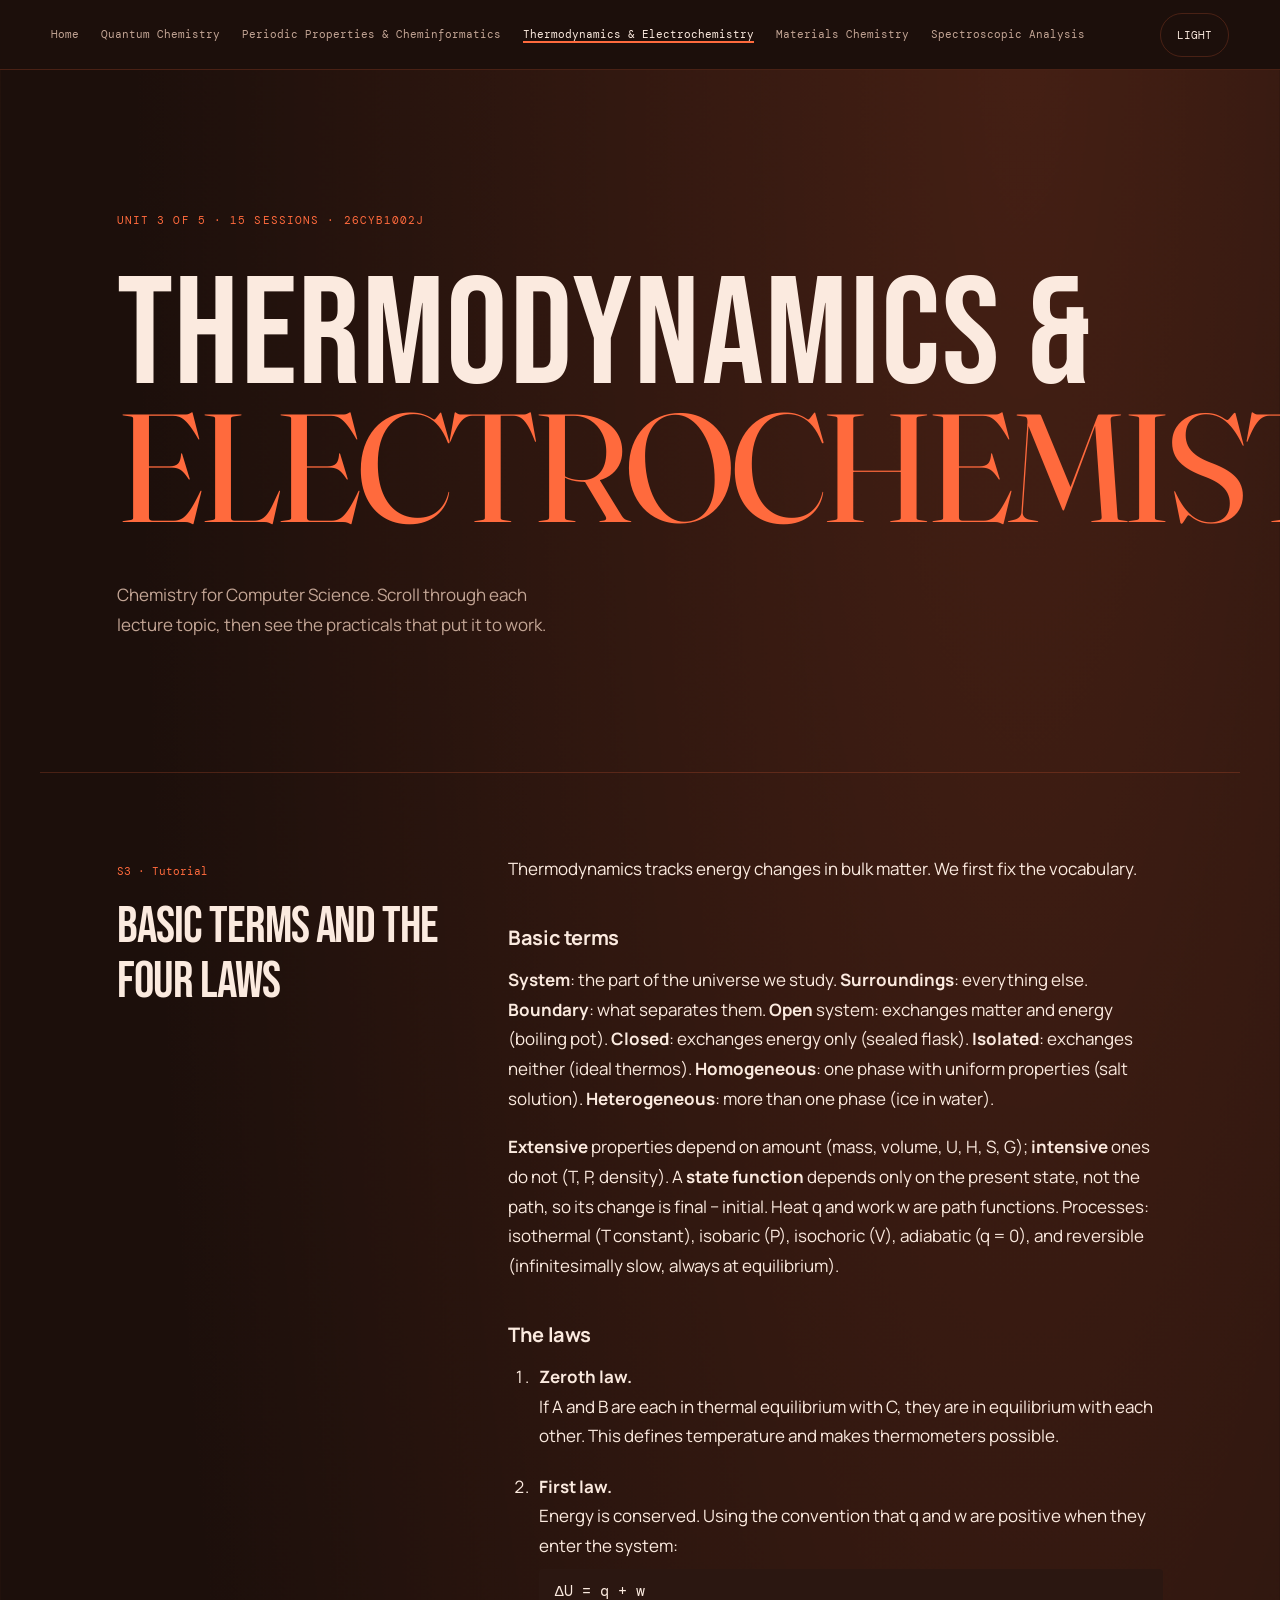
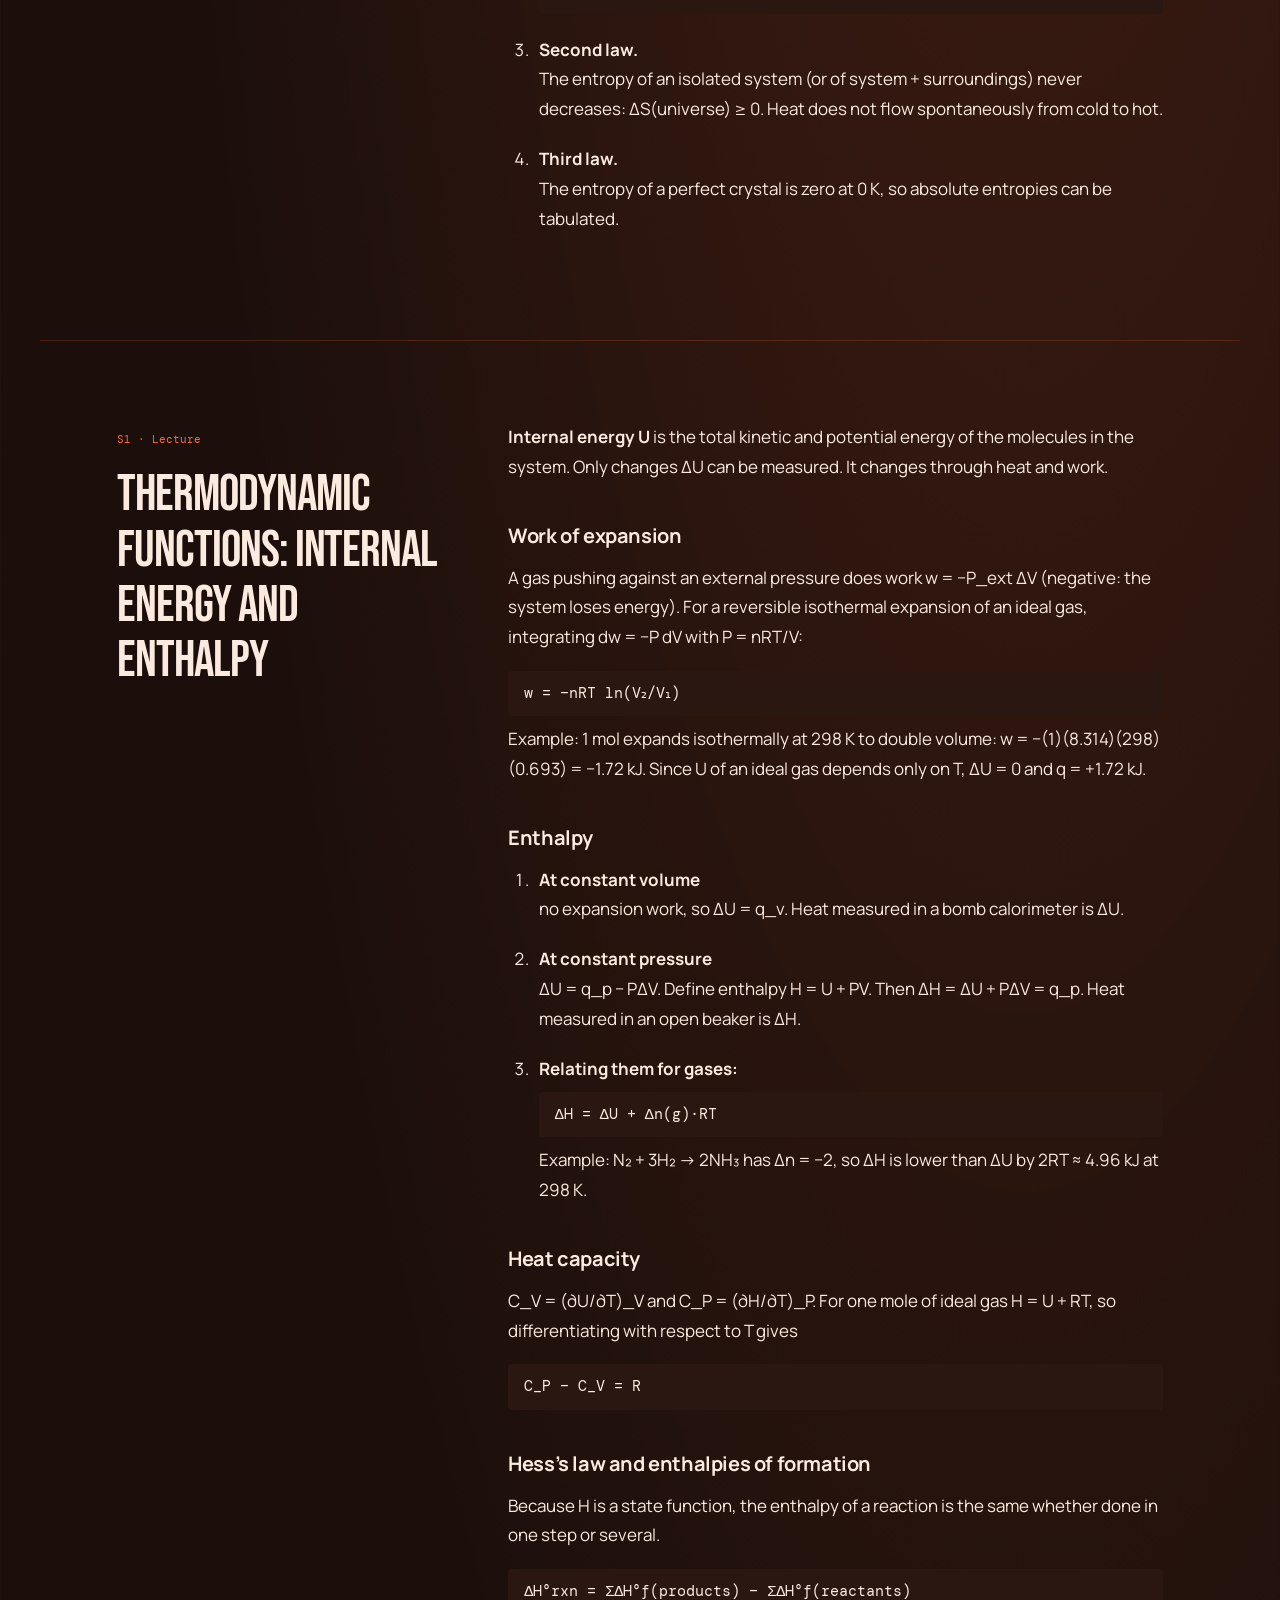
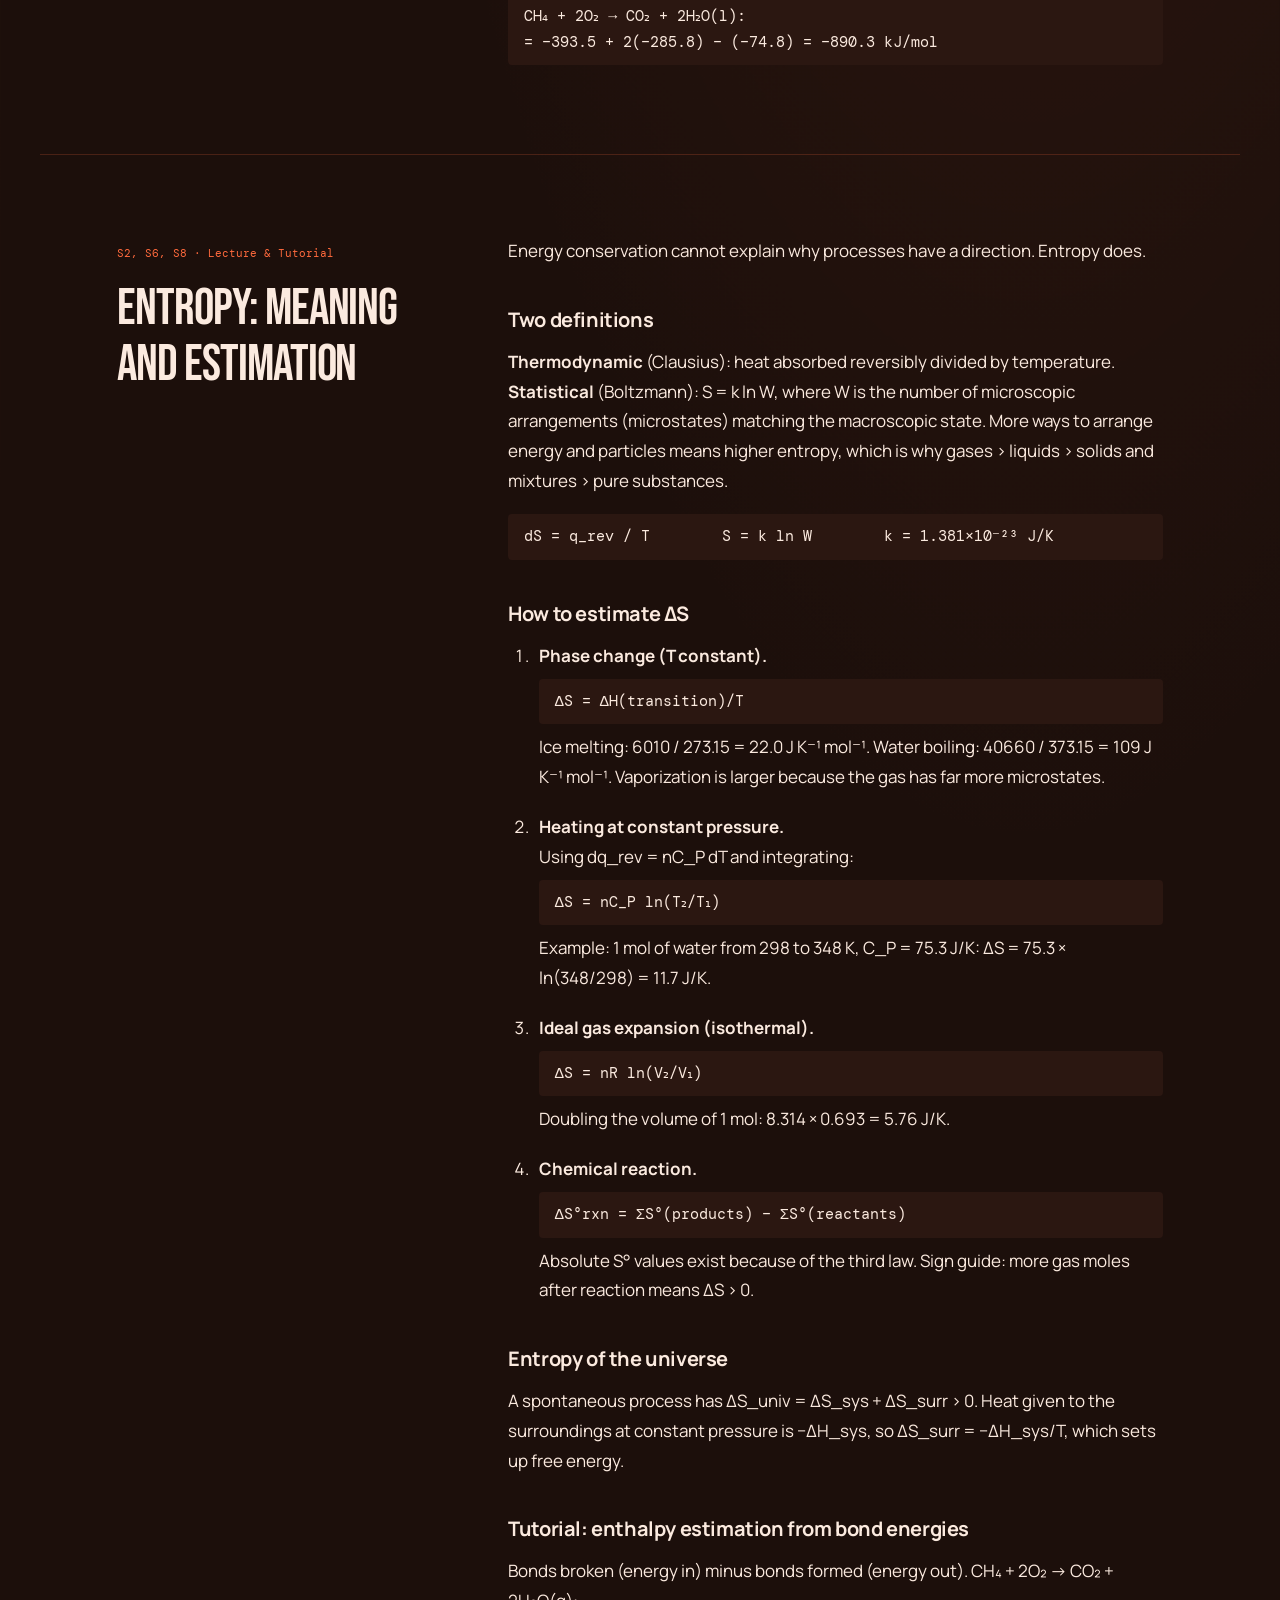
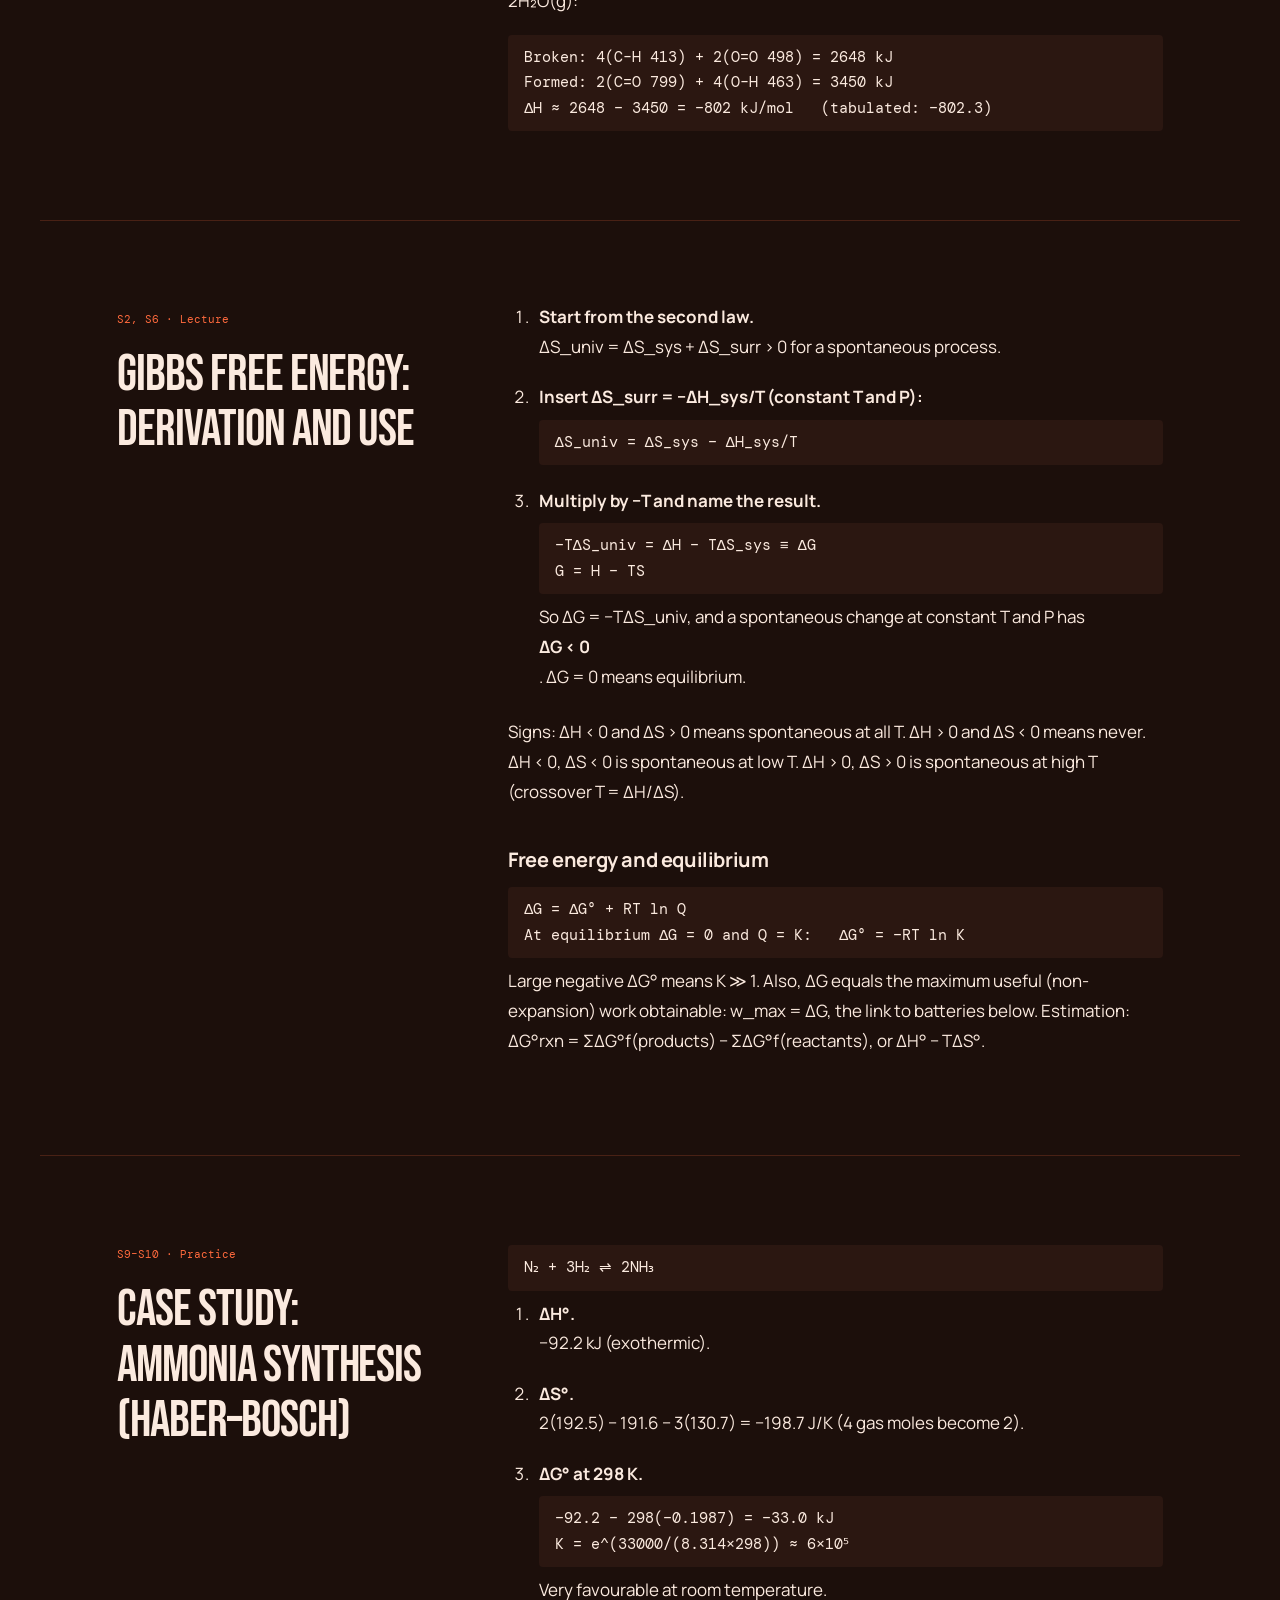
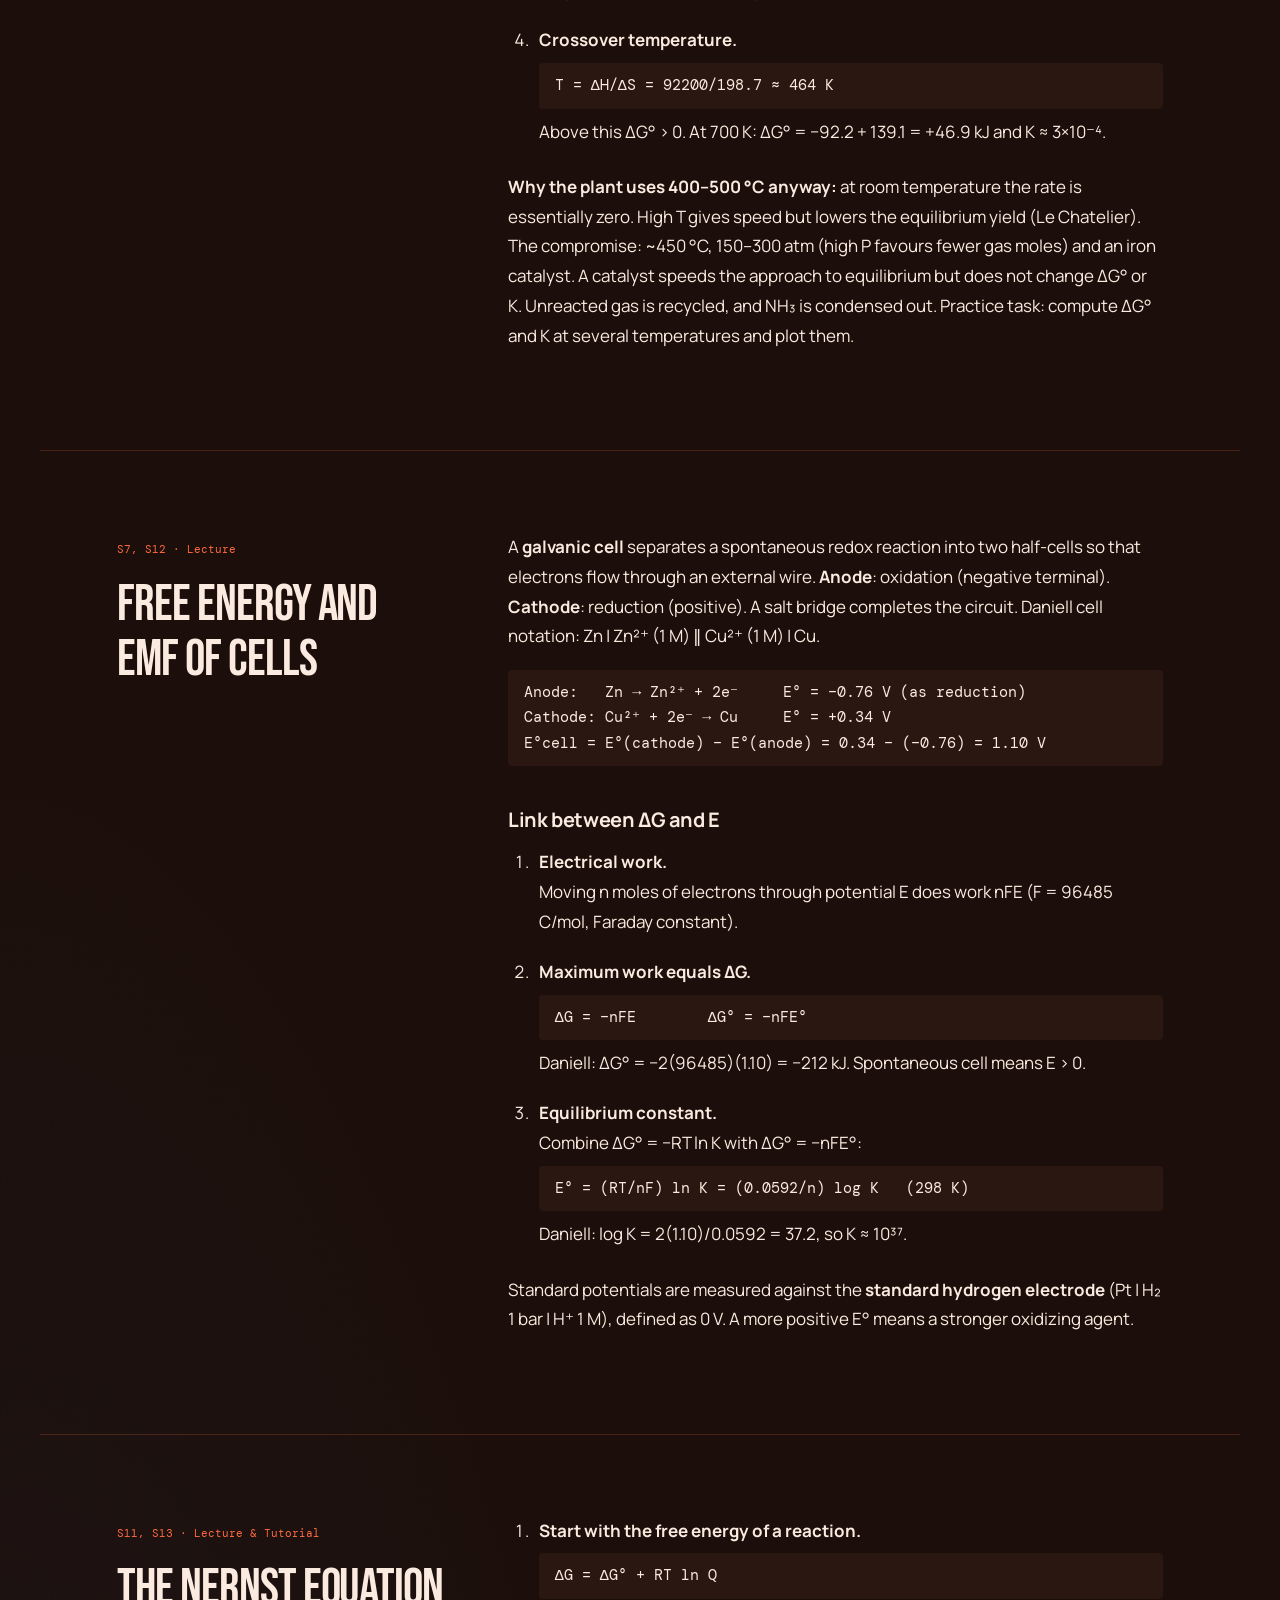
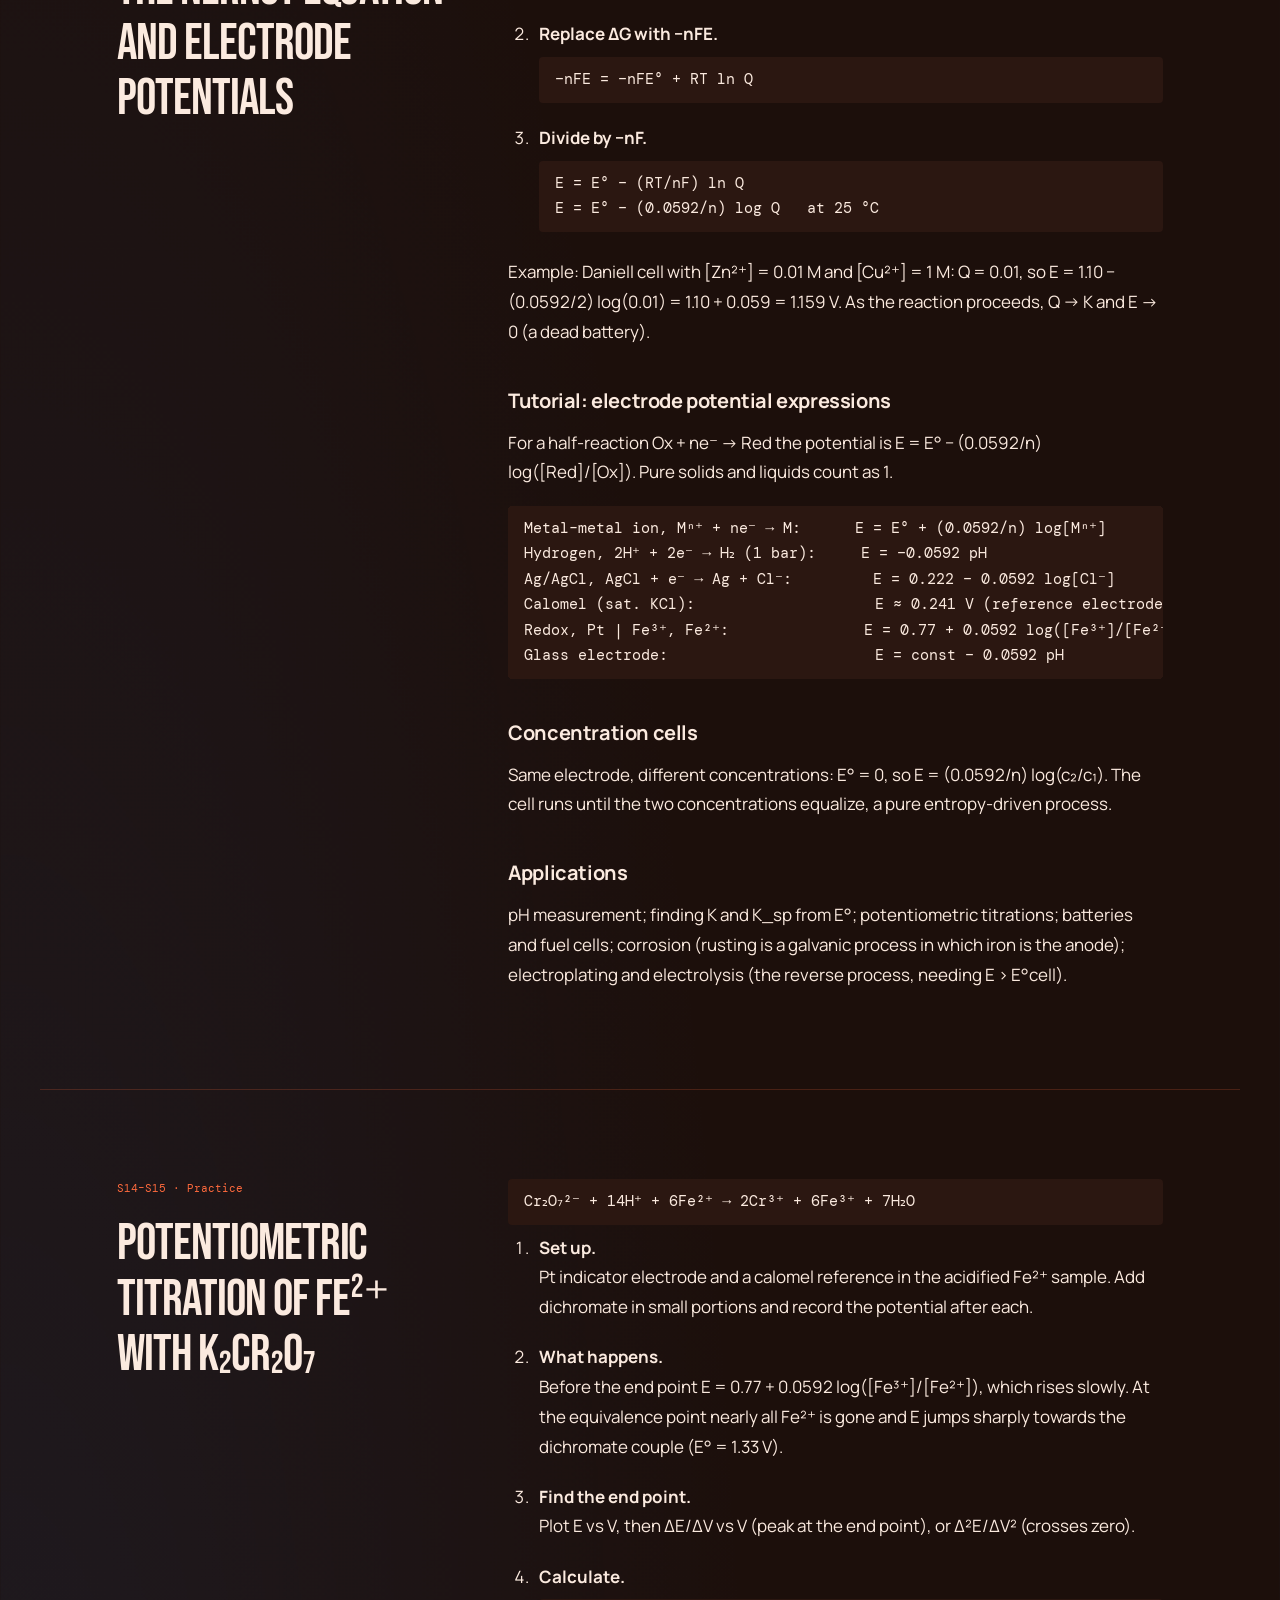
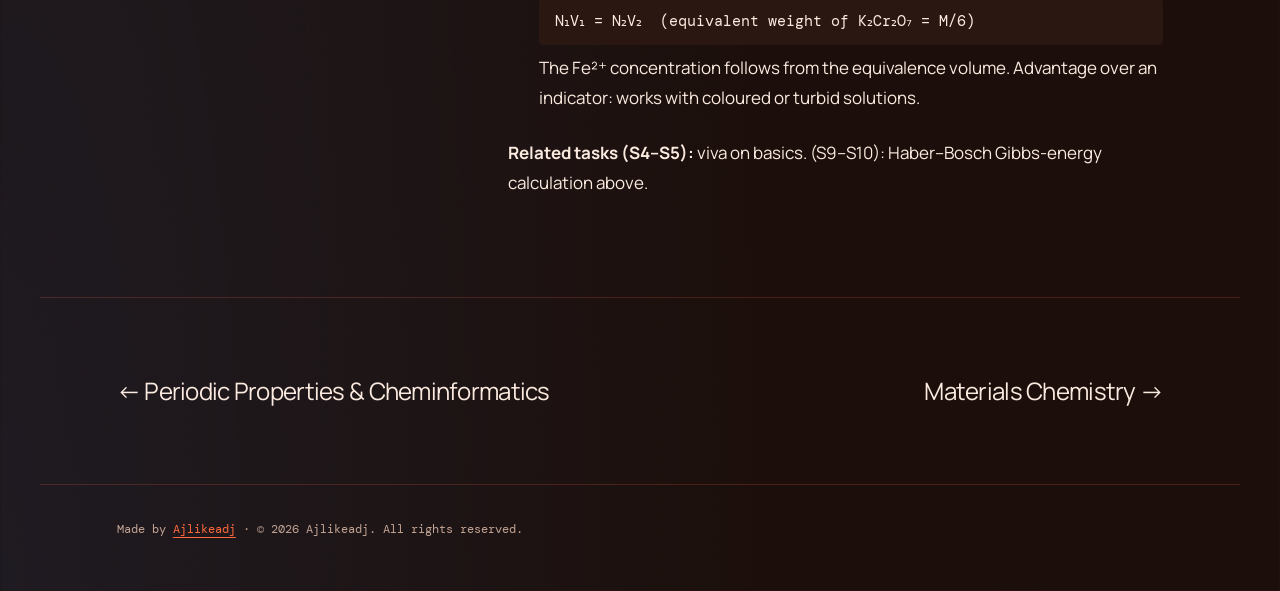
<file: thermo.html>
<!-- © 2026 Ajlikeadj · https://github.com/ajlikeadj · All rights reserved. Copying, editing or redistributing without written permission is not allowed. -->
<!doctype html><html lang="en"><head><meta charset="utf-8"><meta name="author" content="Ajlikeadj"><meta name="copyright" content="© 2026 Ajlikeadj. All rights reserved."><meta name="viewport" content="width=device-width,initial-scale=1"><title>Thermodynamics & Electrochemistry — Chemistry for Computer Science</title><link rel="stylesheet" href="chem.css"></head><body class="t-thermo"><div class="bar"></div><header class="top"><nav aria-label="Units"><a href="index.html">Home</a><a href="quantum.html">Quantum Chemistry</a><a href="periodic.html">Periodic Properties & Cheminformatics</a><a href="thermo.html" class=on>Thermodynamics & Electrochemistry</a><a href="materials.html">Materials Chemistry</a><a href="spectro.html">Spectroscopic Analysis</a></nav><button id="theme" aria-label="Toggle light or dark theme">LIGHT</button></header><main><section class="hero wrap"><div><small>UNIT 3 OF 5 · 15 SESSIONS · 26CYB1002J</small><h1>Thermodynamics & <em>Electrochemistry</em></h1><p>Chemistry for Computer Science. Scroll through each lecture topic, then see the practicals that put it to work.</p></div><div class="art"><svg viewBox="0 0 400 300" role="img" aria-label="Bar diagram: ΔG equals ΔH minus TΔS"><g font-family="DM Mono,monospace" font-size="13"><rect x="20" y="40" width="340" height="50" rx="4" fill="#ff6a3d"/><text x="32" y="71" fill="#1c0f0b" font-weight="700">ΔH  (heat released)</text><rect x="20" y="110" width="190" height="50" rx="4" fill="#ffb347"/><text x="32" y="141" fill="#1c0f0b" font-weight="700">TΔS  (disorder term)</text><rect x="20" y="180" width="150" height="50" rx="4" fill="#4aa3ff"/><rect x="170" y="180" width="190" height="50" rx="4" fill="none" stroke="#ffffff55" stroke-dasharray="4 5"/><text x="32" y="211" fill="#071a2e" font-weight="700">ΔG  available</text></g><text x="200" y="272" text-anchor="middle" style="fill:var(--muted);font:12px DM Mono,monospace">ΔG = ΔH − TΔS</text></svg></div></section><nav class="sub wrap" hidden><a href="#basics">Basic terms and the four laws</a><a href="#energy">Thermodynamic functions: internal energy and enthalpy</a><a href="#entropy">Entropy: meaning and estimation</a><a href="#gibbs">Gibbs free energy: derivation and use</a><a href="#hb">Case study: ammonia synthesis (Haber–Bosch)</a><a href="#emf">Free energy and EMF of cells</a><a href="#nernst">The Nernst equation and electrode potentials</a><a href="#labs">Potentiometric titration of Fe²⁺ with K₂Cr₂O₇</a></nav><section class="sec wrap rev" id="basics"><header><span class="tag">S3 · Tutorial</span><h2>Basic terms and the four laws</h2></header><div><p>Thermodynamics tracks energy changes in bulk matter. We first fix the vocabulary.</p><h4>Basic terms</h4><p><b>System</b>: the part of the universe we study. <b>Surroundings</b>: everything else. <b>Boundary</b>: what separates them. <b>Open</b> system: exchanges matter and energy (boiling pot). <b>Closed</b>: exchanges energy only (sealed flask). <b>Isolated</b>: exchanges neither (ideal thermos). <b>Homogeneous</b>: one phase with uniform properties (salt solution). <b>Heterogeneous</b>: more than one phase (ice in water).</p><p><b>Extensive</b> properties depend on amount (mass, volume, U, H, S, G); <b>intensive</b> ones do not (T, P, density). A <b>state function</b> depends only on the present state, not the path, so its change is final − initial. Heat q and work w are path functions. Processes: isothermal (T constant), isobaric (P), isochoric (V), adiabatic (q = 0), and reversible (infinitesimally slow, always at equilibrium).</p><h4>The laws</h4><ol class="steps"><li><b>Zeroth law.</b>If A and B are each in thermal equilibrium with C, they are in equilibrium with each other. This defines temperature and makes thermometers possible.</li><li><b>First law.</b>Energy is conserved. Using the convention that q and w are positive when they enter the system:<div class="eq">ΔU = q + w</div></li><li><b>Second law.</b>The entropy of an isolated system (or of system + surroundings) never decreases: ΔS(universe) ≥ 0. Heat does not flow spontaneously from cold to hot.</li><li><b>Third law.</b>The entropy of a perfect crystal is zero at 0 K, so absolute entropies can be tabulated.</li></ol></div></section><section class="sec wrap rev" id="energy"><header><span class="tag">S1 · Lecture</span><h2>Thermodynamic functions: internal energy and enthalpy</h2></header><div><p><b>Internal energy U</b> is the total kinetic and potential energy of the molecules in the system. Only changes ΔU can be measured. It changes through heat and work.</p><h4>Work of expansion</h4><p>A gas pushing against an external pressure does work w = −P_ext ΔV (negative: the system loses energy). For a reversible isothermal expansion of an ideal gas, integrating dw = −P dV with P = nRT/V:</p><div class="eq">w = −nRT ln(V₂/V₁)</div><p>Example: 1 mol expands isothermally at 298 K to double volume: w = −(1)(8.314)(298)(0.693) = −1.72 kJ. Since U of an ideal gas depends only on T, ΔU = 0 and q = +1.72 kJ.</p><h4>Enthalpy</h4><ol class="steps"><li><b>At constant volume</b>no expansion work, so ΔU = q_v. Heat measured in a bomb calorimeter is ΔU.</li><li><b>At constant pressure</b>ΔU = q_p − PΔV. Define enthalpy H = U + PV. Then ΔH = ΔU + PΔV = q_p. Heat measured in an open beaker is ΔH.</li><li><b>Relating them for gases:</b><div class="eq">ΔH = ΔU + Δn(g)·RT</div>Example: N₂ + 3H₂ → 2NH₃ has Δn = −2, so ΔH is lower than ΔU by 2RT ≈ 4.96 kJ at 298 K.</li></ol><h4>Heat capacity</h4><p>C_V = (∂U/∂T)_V and C_P = (∂H/∂T)_P. For one mole of ideal gas H = U + RT, so differentiating with respect to T gives</p><div class="eq">C_P − C_V = R</div><h4>Hess’s law and enthalpies of formation</h4><p>Because H is a state function, the enthalpy of a reaction is the same whether done in one step or several.</p><div class="eq">ΔH°rxn = ΣΔH°f(products) − ΣΔH°f(reactants)
CH₄ + 2O₂ → CO₂ + 2H₂O(l):
= −393.5 + 2(−285.8) − (−74.8) = −890.3 kJ/mol</div></div></section><section class="sec wrap rev" id="entropy"><header><span class="tag">S2, S6, S8 · Lecture & Tutorial</span><h2>Entropy: meaning and estimation</h2></header><div><p>Energy conservation cannot explain why processes have a direction. Entropy does.</p><h4>Two definitions</h4><p><b>Thermodynamic</b> (Clausius): heat absorbed reversibly divided by temperature. <b>Statistical</b> (Boltzmann): S = k ln W, where W is the number of microscopic arrangements (microstates) matching the macroscopic state. More ways to arrange energy and particles means higher entropy, which is why gases > liquids > solids and mixtures > pure substances.</p><div class="eq">dS = q_rev / T        S = k ln W        k = 1.381×10⁻²³ J/K</div><h4>How to estimate ΔS</h4><ol class="steps"><li><b>Phase change (T constant).</b><div class="eq">ΔS = ΔH(transition)/T</div>Ice melting: 6010 / 273.15 = 22.0 J K⁻¹ mol⁻¹. Water boiling: 40660 / 373.15 = 109 J K⁻¹ mol⁻¹. Vaporization is larger because the gas has far more microstates.</li><li><b>Heating at constant pressure.</b>Using dq_rev = nC_P dT and integrating:<div class="eq">ΔS = nC_P ln(T₂/T₁)</div>Example: 1 mol of water from 298 to 348 K, C_P = 75.3 J/K: ΔS = 75.3 × ln(348/298) = 11.7 J/K.</li><li><b>Ideal gas expansion (isothermal).</b><div class="eq">ΔS = nR ln(V₂/V₁)</div>Doubling the volume of 1 mol: 8.314 × 0.693 = 5.76 J/K.</li><li><b>Chemical reaction.</b><div class="eq">ΔS°rxn = ΣS°(products) − ΣS°(reactants)</div>Absolute S° values exist because of the third law. Sign guide: more gas moles after reaction means ΔS > 0.</li></ol><h4>Entropy of the universe</h4><p>A spontaneous process has ΔS_univ = ΔS_sys + ΔS_surr > 0. Heat given to the surroundings at constant pressure is −ΔH_sys, so ΔS_surr = −ΔH_sys/T, which sets up free energy.</p><h4>Tutorial: enthalpy estimation from bond energies</h4><p>Bonds broken (energy in) minus bonds formed (energy out). CH₄ + 2O₂ → CO₂ + 2H₂O(g):</p><div class="eq">Broken: 4(C–H 413) + 2(O=O 498) = 2648 kJ
Formed: 2(C=O 799) + 4(O–H 463) = 3450 kJ
ΔH ≈ 2648 − 3450 = −802 kJ/mol   (tabulated: −802.3)</div></div></section><section class="sec wrap rev" id="gibbs"><header><span class="tag">S2, S6 · Lecture</span><h2>Gibbs free energy: derivation and use</h2></header><div><ol class="steps"><li><b>Start from the second law.</b>ΔS_univ = ΔS_sys + ΔS_surr > 0 for a spontaneous process.</li><li><b>Insert ΔS_surr = −ΔH_sys/T (constant T and P):</b><div class="eq">ΔS_univ = ΔS_sys − ΔH_sys/T</div></li><li><b>Multiply by −T and name the result.</b><div class="eq">−TΔS_univ = ΔH − TΔS_sys ≡ ΔG
G = H − TS</div>So ΔG = −TΔS_univ, and a spontaneous change at constant T and P has <b>ΔG < 0</b>. ΔG = 0 means equilibrium.</li></ol><p>Signs: ΔH < 0 and ΔS > 0 means spontaneous at all T. ΔH > 0 and ΔS < 0 means never. ΔH < 0, ΔS < 0 is spontaneous at low T. ΔH > 0, ΔS > 0 is spontaneous at high T (crossover T = ΔH/ΔS).</p><h4>Free energy and equilibrium</h4><div class="eq">ΔG = ΔG° + RT ln Q
At equilibrium ΔG = 0 and Q = K:   ΔG° = −RT ln K</div><p>Large negative ΔG° means K ≫ 1. Also, ΔG equals the maximum useful (non-expansion) work obtainable: w_max = ΔG, the link to batteries below. Estimation: ΔG°rxn = ΣΔG°f(products) − ΣΔG°f(reactants), or ΔH° − TΔS°.</p></div></section><section class="sec wrap rev" id="hb"><header><span class="tag">S9–S10 · Practice</span><h2>Case study: ammonia synthesis (Haber–Bosch)</h2></header><div><div class="eq">N₂ + 3H₂ ⇌ 2NH₃</div><ol class="steps"><li><b>ΔH°.</b>−92.2 kJ (exothermic).</li><li><b>ΔS°.</b>2(192.5) − 191.6 − 3(130.7) = −198.7 J/K (4 gas moles become 2).</li><li><b>ΔG° at 298 K.</b><div class="eq">−92.2 − 298(−0.1987) = −33.0 kJ
K = e^(33000/(8.314×298)) ≈ 6×10⁵</div>Very favourable at room temperature.</li><li><b>Crossover temperature.</b><div class="eq">T = ΔH/ΔS = 92200/198.7 ≈ 464 K</div>Above this ΔG° > 0. At 700 K: ΔG° = −92.2 + 139.1 = +46.9 kJ and K ≈ 3×10⁻⁴.</li></ol><p><b>Why the plant uses 400–500 °C anyway:</b> at room temperature the rate is essentially zero. High T gives speed but lowers the equilibrium yield (Le Chatelier). The compromise: ~450 °C, 150–300 atm (high P favours fewer gas moles) and an iron catalyst. A catalyst speeds the approach to equilibrium but does not change ΔG° or K. Unreacted gas is recycled, and NH₃ is condensed out. Practice task: compute ΔG° and K at several temperatures and plot them.</p></div></section><section class="sec wrap rev" id="emf"><header><span class="tag">S7, S12 · Lecture</span><h2>Free energy and EMF of cells</h2></header><div><p>A <b>galvanic cell</b> separates a spontaneous redox reaction into two half-cells so that electrons flow through an external wire. <b>Anode</b>: oxidation (negative terminal). <b>Cathode</b>: reduction (positive). A salt bridge completes the circuit. Daniell cell notation: Zn | Zn²⁺ (1 M) ‖ Cu²⁺ (1 M) | Cu.</p><div class="eq">Anode:   Zn → Zn²⁺ + 2e⁻     E° = −0.76 V (as reduction)
Cathode: Cu²⁺ + 2e⁻ → Cu     E° = +0.34 V
E°cell = E°(cathode) − E°(anode) = 0.34 − (−0.76) = 1.10 V</div><h4>Link between ΔG and E</h4><ol class="steps"><li><b>Electrical work.</b>Moving n moles of electrons through potential E does work nFE (F = 96485 C/mol, Faraday constant).</li><li><b>Maximum work equals ΔG.</b><div class="eq">ΔG = −nFE        ΔG° = −nFE°</div>Daniell: ΔG° = −2(96485)(1.10) = −212 kJ. Spontaneous cell means E > 0.</li><li><b>Equilibrium constant.</b>Combine ΔG° = −RT ln K with ΔG° = −nFE°:<div class="eq">E° = (RT/nF) ln K = (0.0592/n) log K   (298 K)</div>Daniell: log K = 2(1.10)/0.0592 = 37.2, so K ≈ 10³⁷.</li></ol><p>Standard potentials are measured against the <b>standard hydrogen electrode</b> (Pt | H₂ 1 bar | H⁺ 1 M), defined as 0 V. A more positive E° means a stronger oxidizing agent.</p></div></section><section class="sec wrap rev" id="nernst"><header><span class="tag">S11, S13 · Lecture & Tutorial</span><h2>The Nernst equation and electrode potentials</h2></header><div><ol class="steps"><li><b>Start with the free energy of a reaction.</b><div class="eq">ΔG = ΔG° + RT ln Q</div></li><li><b>Replace ΔG with −nFE.</b><div class="eq">−nFE = −nFE° + RT ln Q</div></li><li><b>Divide by −nF.</b><div class="eq">E = E° − (RT/nF) ln Q
E = E° − (0.0592/n) log Q   at 25 °C</div></li></ol><p>Example: Daniell cell with [Zn²⁺] = 0.01 M and [Cu²⁺] = 1 M: Q = 0.01, so E = 1.10 − (0.0592/2) log(0.01) = 1.10 + 0.059 = 1.159 V. As the reaction proceeds, Q → K and E → 0 (a dead battery).</p><h4>Tutorial: electrode potential expressions</h4><p>For a half-reaction Ox + ne⁻ → Red the potential is E = E° − (0.0592/n) log([Red]/[Ox]). Pure solids and liquids count as 1.</p><div class="eq">Metal–metal ion, Mⁿ⁺ + ne⁻ → M:      E = E° + (0.0592/n) log[Mⁿ⁺]
Hydrogen, 2H⁺ + 2e⁻ → H₂ (1 bar):     E = −0.0592 pH
Ag/AgCl, AgCl + e⁻ → Ag + Cl⁻:         E = 0.222 − 0.0592 log[Cl⁻]
Calomel (sat. KCl):                    E ≈ 0.241 V (reference electrode)
Redox, Pt | Fe³⁺, Fe²⁺:               E = 0.77 + 0.0592 log([Fe³⁺]/[Fe²⁺])
Glass electrode:                       E = const − 0.0592 pH</div><h4>Concentration cells</h4><p>Same electrode, different concentrations: E° = 0, so E = (0.0592/n) log(c₂/c₁). The cell runs until the two concentrations equalize, a pure entropy-driven process.</p><h4>Applications</h4><p>pH measurement; finding K and K_sp from E°; potentiometric titrations; batteries and fuel cells; corrosion (rusting is a galvanic process in which iron is the anode); electroplating and electrolysis (the reverse process, needing E > E°cell).</p></div></section><section class="sec wrap rev" id="labs"><header><span class="tag">S14–S15 · Practice</span><h2>Potentiometric titration of Fe²⁺ with K₂Cr₂O₇</h2></header><div><div class="eq">Cr₂O₇²⁻ + 14H⁺ + 6Fe²⁺ → 2Cr³⁺ + 6Fe³⁺ + 7H₂O</div><ol class="steps"><li><b>Set up.</b>Pt indicator electrode and a calomel reference in the acidified Fe²⁺ sample. Add dichromate in small portions and record the potential after each.</li><li><b>What happens.</b>Before the end point E = 0.77 + 0.0592 log([Fe³⁺]/[Fe²⁺]), which rises slowly. At the equivalence point nearly all Fe²⁺ is gone and E jumps sharply towards the dichromate couple (E° = 1.33 V).</li><li><b>Find the end point.</b>Plot E vs V, then ΔE/ΔV vs V (peak at the end point), or Δ²E/ΔV² (crosses zero).</li><li><b>Calculate.</b><div class="eq">N₁V₁ = N₂V₂  (equivalent weight of K₂Cr₂O₇ = M/6)</div>The Fe²⁺ concentration follows from the equivalence volume. Advantage over an indicator: works with coloured or turbid solutions.</li></ol><p><b>Related tasks (S4–S5):</b> viva on basics. (S9–S10): Haber–Bosch Gibbs-energy calculation above.</p></div></section><nav class="nav wrap" aria-label="Next unit"><a href="periodic.html">← Periodic Properties & Cheminformatics</a><a href="materials.html">Materials Chemistry →</a></nav></main><footer class="credit wrap">Made by <a href="https://github.com/ajlikeadj" target="_blank" rel="noopener">Ajlikeadj</a> · © 2026 Ajlikeadj. All rights reserved.</footer><script src="chem.js"></script></body></html>
</file>
<file: chem.css>
@import url("https://fonts.googleapis.com/css2?family=Archivo:wght@500;700;800&family=Bebas+Neue&family=DM+Mono:wght@400;500&family=Fraunces:ital,wght@0,500;1,600&family=Manrope:wght@400;500;600;700;800&family=Space+Mono:wght@400;700&family=Unbounded:wght@500;700&display=swap");
:root{--ink:#171918;--paper:#f1efe7;--muted:#a9aea6;--line:#ffffff24;--panel:#202421;color-scheme:dark}*{box-sizing:border-box}html{scroll-behavior:smooth;scroll-padding-top:110px}
body{margin:0;background:var(--ink);color:var(--paper);font:17px/1.75 Manrope,sans-serif;overflow-x:clip}body.light{--ink:#f1efe7;--paper:#171918;--muted:#5d625b;--line:#17191830;--panel:#e6e2d6;color-scheme:light}
a{color:inherit}:focus-visible{outline:2px solid var(--a);outline-offset:5px}::selection{background:var(--a);color:#171918}
.bar{position:fixed;left:0;top:0;height:3px;width:100%;z-index:60;background:var(--a);transform:scaleX(var(--read,0));transform-origin:left}
.top{position:sticky;top:0;z-index:40;background:var(--ink);border-bottom:1px solid var(--line);display:flex;align-items:center;justify-content:space-between;gap:16px;padding:0 4vw;min-height:70px;flex-wrap:wrap}
.top nav{display:flex;gap:22px;flex-wrap:wrap}.top a,.top button{font:11px 'DM Mono',monospace;text-decoration:none;color:var(--muted)}.top a:hover,.top a.on{color:var(--paper)}.top a.on{border-bottom:2px solid var(--a)}
.top button{background:none;border:1px solid var(--line);border-radius:50px;padding:10px 16px;min-height:44px;cursor:pointer;color:var(--paper)}
.wrap{max-width:1200px;margin:auto;padding-inline:6vw}.hero{padding-block:9vh 7vh;display:grid;grid-template-columns:1.4fr 1fr;gap:5vw;align-items:center;min-height:78vh}
.hero small{font:11px 'DM Mono',monospace;color:var(--a);letter-spacing:.1em}h1{font-size:clamp(46px,8vw,118px);line-height:.92;letter-spacing:-.06em;margin:.25em 0;font-weight:500}h1 em{font-family:Fraunces,serif;color:var(--a);letter-spacing:-.04em}.hero p{color:var(--muted);max-width:46ch}
.ring{aspect-ratio:1;border-radius:50%;background:conic-gradient(from 25deg,var(--a),#3a4e4c 30%,var(--paper) 55%,#3a4e4c 80%,var(--a));-webkit-mask:radial-gradient(circle,transparent 31%,#000 32%);mask:radial-gradient(circle,transparent 31%,#000 32%);transform:rotate(calc(var(--read,0)*540deg))}
.sec{display:grid;grid-template-columns:minmax(0,1fr) minmax(0,2fr);gap:5vw;padding-block:9vh;border-top:1px solid var(--line)}.sec>header{position:sticky;top:110px;align-self:start}
.tag{font:11px 'DM Mono',monospace;color:var(--a)}h2{font-size:clamp(28px,3.4vw,46px);line-height:1.08;letter-spacing:-.04em;margin:.3em 0;font-weight:600}.sec p{max-width:68ch;margin:0 0 1.1em}
.key{border-left:3px solid var(--a);background:var(--panel);padding:18px 22px;font:14px/1.6 'DM Mono',monospace;margin-top:1.6em}
.labs{display:grid;grid-template-columns:repeat(auto-fit,minmax(260px,1fr));gap:20px}.lab{border:1px solid var(--line);padding:22px;border-radius:6px}.lab h3{margin:.3em 0;font-size:20px}.lab p{font-size:15px;color:var(--muted);margin:0}
.rev{opacity:0;transform:translateY(18px);transition:opacity .7s,transform .7s}.rev.in{opacity:1;transform:none}
.nav{display:flex;justify-content:space-between;gap:20px;padding-block:8vh;border-top:1px solid var(--line);font-size:24px;letter-spacing:-.03em}.nav a{text-decoration:none}.nav a:hover{color:var(--a)}
@media(max-width:800px){.hero,.sec{grid-template-columns:1fr}.sec>header{position:static}.ring{max-width:260px}}
@media(prefers-reduced-motion:reduce){html{scroll-behavior:auto}.rev{opacity:1;transform:none;transition:none}.ring{transform:none}}.units{list-style:none;margin:0;padding:0 0 8vh}.units li{border-top:1px solid var(--line)}.units a{display:grid;grid-template-columns:70px 1fr auto;gap:3vw;align-items:center;padding:34px 0;text-decoration:none;transition:padding .3s}.units a:hover{padding-left:16px}.units a:hover h2{color:var(--c)}.units .n{font:14px 'DM Mono',monospace;color:var(--c)}.units h2{margin:0;transition:color .2s}.units p{margin:6px 0 0;color:var(--muted);font-size:15px;max-width:60ch}.units .go{font-size:28px;color:var(--c)}.units{margin-top:4vh}
@media(max-width:800px){.units a{grid-template-columns:44px 1fr}.units .go{display:none}}
.steps{margin:0 0 1.5em;padding-left:1.4em}.steps li{margin-bottom:1.2em;padding-left:.4em}.steps b{display:block}.eq{font:15px/1.7 'DM Mono',monospace;background:var(--panel);padding:10px 16px;margin:8px 0;border-radius:4px;overflow-x:auto;white-space:pre}.sec h4{font-size:20px;margin:1.8em 0 .5em;letter-spacing:-.02em}

h1,h2{font-family:var(--hf,Manrope,sans-serif)}body.light{--ink:#f4f2ea;--paper:#17181f;--muted:#5d625b;--line:#17191830;--panel:#e8e4d8;--a:var(--a2)}
.t-quantum{--ink:#0c0e2b;--paper:#e8e6ff;--muted:#9a9cc8;--line:#8b7cff33;--panel:#161a45;--a:#9d8cff;--a2:#5b3fd6;--hf:Fraunces,Georgia,serif;background-image:radial-gradient(55% 45% at 85% 5%,#6a4dff30,transparent)}
.t-periodic{--ink:#10261f;--paper:#eaf2e3;--muted:#9bb5a6;--line:#eaf2e333;--panel:#18362c;--a:#f2c14e;--a2:#8a6500;--hf:'Space Mono',monospace;background-image:linear-gradient(#ffffff0a 1px,transparent 1px),linear-gradient(90deg,#ffffff0a 1px,transparent 1px);background-size:34px 34px}
.t-thermo{--ink:#1c0f0b;--paper:#fbeadf;--muted:#c3a595;--line:#ff6a3d33;--panel:#2b1711;--a:#ff6a3d;--a2:#c2370f;--hf:'Bebas Neue',Impact,sans-serif;background-image:radial-gradient(70% 40% at 80% 0,#ff6a3d2e,transparent),radial-gradient(60% 30% at 0 100%,#3a8dff18,transparent)}
.t-materials{--ink:#12181c;--paper:#e6ecef;--muted:#93a3ab;--line:#e6ecef2b;--panel:#1b242a;--a:#e08e55;--a2:#a4531b;--hf:Archivo,sans-serif;background-image:radial-gradient(#ffffff0d 1.2px,transparent 1.4px);background-size:26px 26px}
.t-spectro{--ink:#07070b;--paper:#f2f0f7;--muted:#9a98ab;--line:#ffffff26;--panel:#13131c;--a:#4fd1c5;--a2:#087f78;--hf:Unbounded,sans-serif}
.t-home{--ink:#101112;--paper:#f1efe7;--muted:#a9aea6;--line:#ffffff24;--panel:#202421;--a:#f77d53;--a2:#c2461c;--hf:Fraunces,Georgia,serif}
body.light[class*=t-]{background-image:none}
.t-periodic h1{font-size:clamp(34px,5.4vw,74px);letter-spacing:-.05em;font-weight:700}.t-thermo h1{font-size:clamp(70px,12vw,170px);text-transform:uppercase;font-weight:400;letter-spacing:.01em;line-height:.85}.t-thermo h1 em{font-style:normal}
.t-spectro h1{font-size:clamp(32px,5.2vw,76px);letter-spacing:-.04em;font-weight:700}.t-materials h1{font-weight:800;letter-spacing:-.05em}.t-quantum h1,.t-home h1{font-weight:500}
.t-thermo h2,.t-periodic h2,.t-spectro h2{letter-spacing:-.02em}.t-thermo h2{font-weight:400;font-size:clamp(34px,4vw,56px);text-transform:uppercase}
.art{width:100%;max-width:440px;justify-self:center}.art svg{width:100%;height:auto;display:block}
.pt{display:grid;grid-template-columns:repeat(8,1fr);gap:6px}.pt b{aspect-ratio:1;display:grid;place-items:center;border-radius:6px;font:700 clamp(12px,1.8vw,18px) 'Space Mono',monospace;color:#10261f}.pt .n{background:#ffffff18;color:var(--muted)}.pt+small{display:block;margin-top:12px;font:11px 'Space Mono',monospace;color:var(--muted)}
.draw path{stroke-dasharray:1400;stroke-dashoffset:1400;animation:dr 2.4s .2s ease-out forwards}@keyframes dr{to{stroke-dashoffset:0}}
.stripes{display:grid;gap:10px}.stripes a{display:flex;justify-content:space-between;padding:16px 20px;border-radius:4px;text-decoration:none;color:#111;font:700 15px Manrope,sans-serif;transition:transform .25s}.stripes a:hover{transform:translateX(-10px)}.stripes span{font:12px 'DM Mono',monospace}
@media(max-width:800px){.art{max-width:300px}}
@media(prefers-reduced-motion:reduce){.draw path{animation:none;stroke-dashoffset:0}}
.t-home{--ink:#0b2545;--paper:#eaf4ff;--muted:#8fb0d1;--line:#eaf4ff33;--panel:#123566;--a:#ffd166;--a2:#8a5a00;--hf:Archivo,sans-serif;background-image:linear-gradient(#eaf4ff10 1px,transparent 1px),linear-gradient(90deg,#eaf4ff10 1px,transparent 1px);background-size:40px 40px}
.t-home .hero{grid-template-columns:1fr;min-height:0;padding-block:12vh 6vh}.t-home h1{font-size:clamp(46px,9vw,132px);font-weight:800;letter-spacing:-.05em;max-width:11ch}.t-home .hero p{max-width:52ch}
.brand{font:12px 'DM Mono',monospace;letter-spacing:.08em;text-decoration:none;color:var(--paper)}
.meta{display:flex;gap:0;margin:5vh 0 0;border:1px solid var(--line);width:max-content;max-width:100%}.meta div{padding:14px 28px;border-right:1px solid var(--line)}.meta div:last-child{border:0}.meta dt{font:11px 'DM Mono',monospace;color:var(--muted)}.meta dd{margin:2px 0 0;font:800 32px Archivo,sans-serif;color:var(--a)}
.t-home .units{margin-top:0}.t-home .units a{grid-template-columns:80px 1fr auto}.t-home .units .n{font:800 36px Archivo,sans-serif;color:var(--c)}.t-home .units h2{font-size:clamp(24px,3vw,38px);letter-spacing:-.03em}
.chips{display:flex;flex-wrap:wrap;gap:8px;margin-top:14px}.chips i{font:11px 'DM Mono',monospace;font-style:normal;border:1px solid var(--line);padding:4px 10px;border-radius:50px;color:var(--muted)}.units a:hover .chips i{border-color:var(--c);color:var(--paper)}
@media(max-width:800px){.t-home .units a{grid-template-columns:48px 1fr}.meta div{padding:12px 16px}}
.credit{padding-block:4vh 6vh;border-top:1px solid var(--line);font:12px 'DM Mono',monospace;color:var(--muted)}.credit a{color:var(--a);text-underline-offset:4px}.credit a:hover{color:var(--paper)}
.tools{display:flex;gap:10px;align-items:center}.dl{position:relative}.top .dl>button{background:var(--a);color:var(--ink);border-color:var(--a);font-weight:500}
#dlMenu{position:absolute;right:0;top:calc(100% + 8px);list-style:none;margin:0;padding:6px;background:var(--panel);border:1px solid var(--line);border-radius:8px;min-width:230px;z-index:70;box-shadow:0 12px 30px #0006}
#dlMenu a{display:block;padding:12px 14px;border-radius:5px;font:12px 'DM Mono',monospace;color:var(--paper);text-decoration:none}#dlMenu a:hover,#dlMenu a:focus-visible{background:var(--a);color:var(--ink)}
</file>
